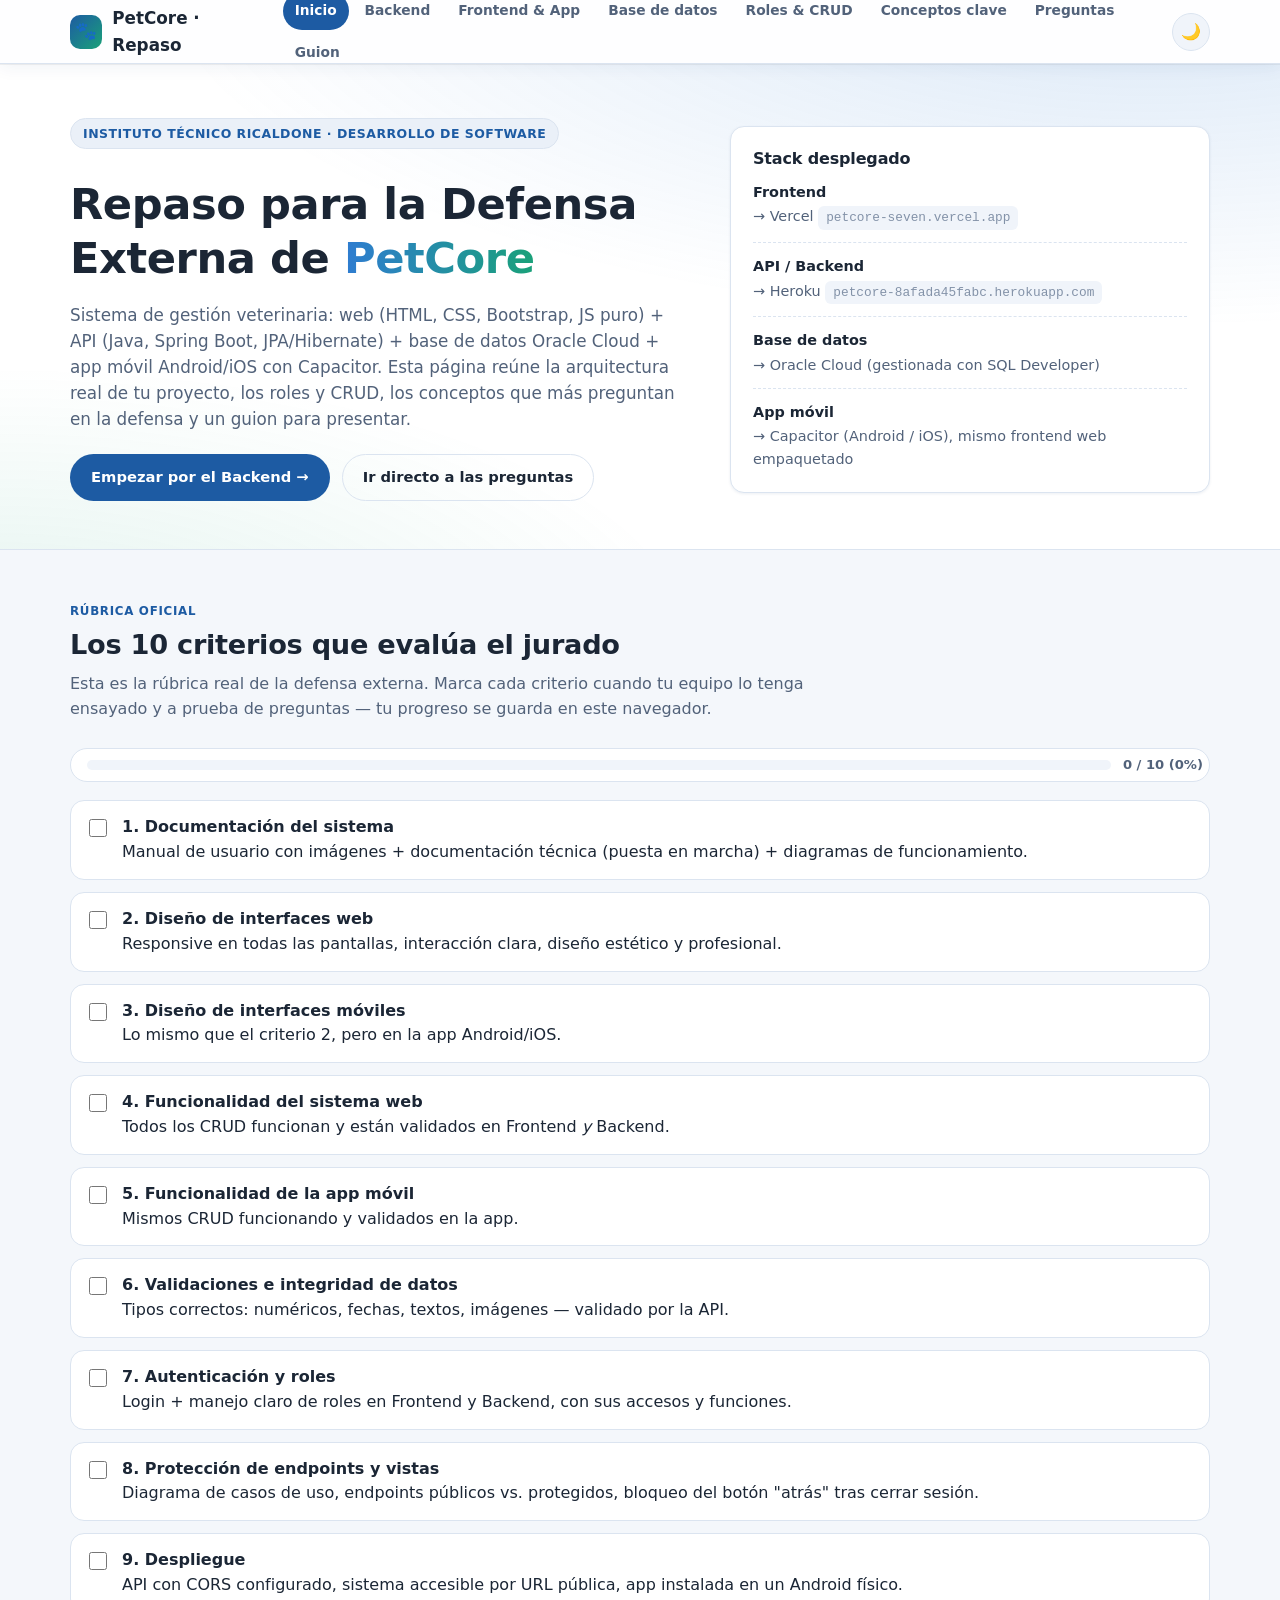
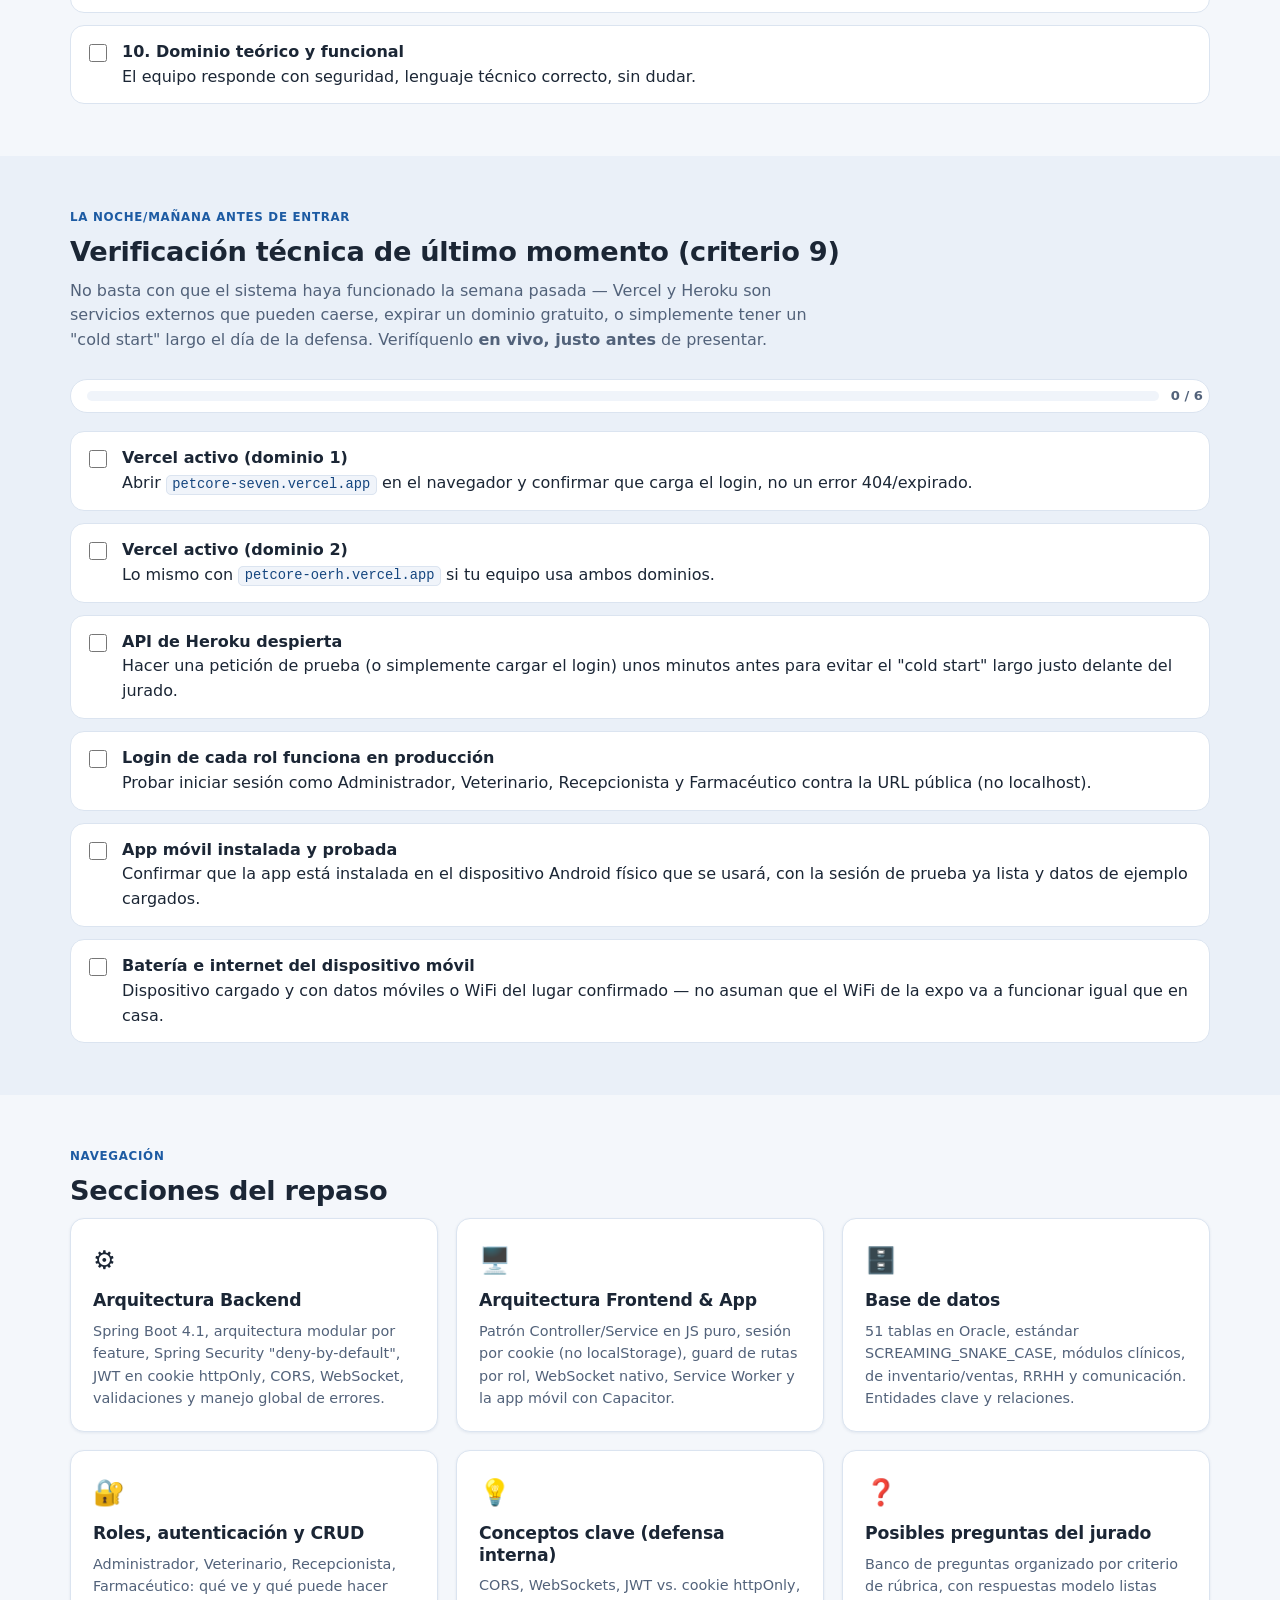
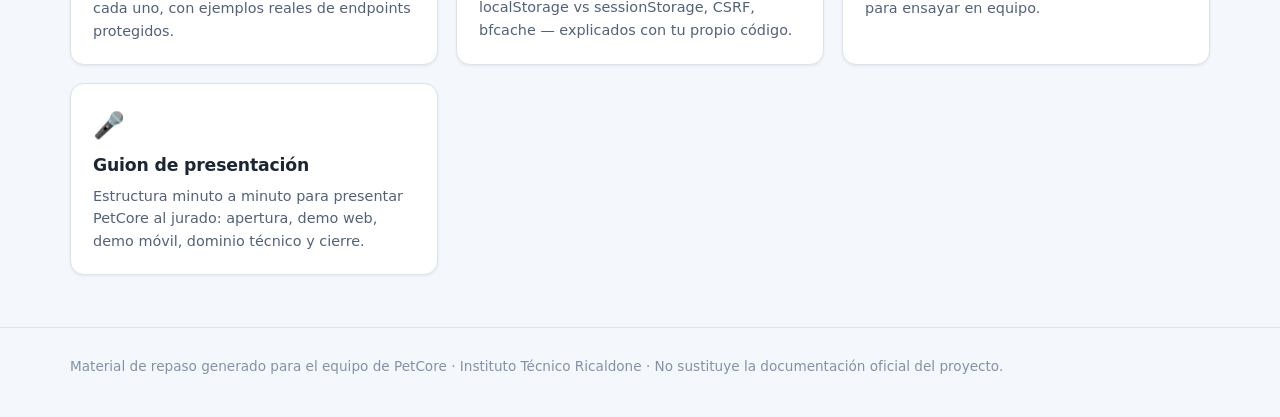
<file: index.html>
<!DOCTYPE html>
<html lang="es">
<head>
<meta charset="UTF-8">
<meta name="viewport" content="width=device-width, initial-scale=1.0">
<title>PetCore · Repaso Defensa Externa</title>
<meta name="description" content="Material de repaso para la defensa externa del sistema PetCore: arquitectura, roles, CRUD, conceptos clave y guion de presentación.">
<link rel="stylesheet" href="css/base.css">
<link rel="stylesheet" href="css/style_index.css">
</head>
<body>

<nav class="nav">
  <div class="nav__inner">
    <a href="index.html" class="nav__marca"><span class="nav__logo">🐾</span> PetCore · Repaso</a>
    <button class="nav__toggle" data-nav-toggle aria-label="Abrir menú" aria-expanded="false">☰</button>
    <ul class="nav__links" data-nav-links>
      <li><a href="index.html">Inicio</a></li>
      <li><a href="arquitectura-backend.html">Backend</a></li>
      <li><a href="arquitectura-frontend.html">Frontend &amp; App</a></li>
      <li><a href="base-datos.html">Base de datos</a></li>
      <li><a href="roles-permisos.html">Roles &amp; CRUD</a></li>
      <li><a href="conceptos-clave.html">Conceptos clave</a></li>
      <li><a href="preguntas-defensa.html">Preguntas</a></li>
      <li><a href="guion-presentacion.html">Guion</a></li>
    </ul>
    <button class="nav__tema" data-tema-toggle aria-label="Cambiar tema">🌙</button>
  </div>
</nav>

<header class="hero-index">
  <div class="contenedor hero-index__grid">
    <div>
      <span class="hero-pagina__kicker">Instituto Técnico Ricaldone · Desarrollo de Software</span>
      <h1>Repaso para la Defensa Externa de <span class="resalte">PetCore</span></h1>
      <p>Sistema de gestión veterinaria: web (HTML, CSS, Bootstrap, JS puro) + API (Java, Spring Boot, JPA/Hibernate) + base de datos Oracle Cloud + app móvil Android/iOS con Capacitor. Esta página reúne la arquitectura real de tu proyecto, los roles y CRUD, los conceptos que más preguntan en la defensa y un guion para presentar.</p>
      <div class="hero-index__botones">
        <a href="arquitectura-backend.html" class="btn btn-primario">Empezar por el Backend →</a>
        <a href="preguntas-defensa.html" class="btn btn-fantasma">Ir directo a las preguntas</a>
      </div>
    </div>
    <div class="tarjeta hero-index__stack">
      <h3>Stack desplegado</h3>
      <ul class="lista-stack">
        <li><strong>Frontend</strong> → Vercel <span class="archivo-ref">petcore-seven.vercel.app</span></li>
        <li><strong>API / Backend</strong> → Heroku <span class="archivo-ref">petcore-8afada45fabc.herokuapp.com</span></li>
        <li><strong>Base de datos</strong> → Oracle Cloud (gestionada con SQL Developer)</li>
        <li><strong>App móvil</strong> → Capacitor (Android / iOS), mismo frontend web empaquetado</li>
      </ul>
    </div>
  </div>
</header>

<section class="seccion">
  <div class="contenedor">
    <p class="etiqueta-seccion">Rúbrica oficial</p>
    <h2 class="titulo-seccion">Los 10 criterios que evalúa el jurado</h2>
    <p class="sub-seccion">Esta es la rúbrica real de la defensa externa. Marca cada criterio cuando tu equipo lo tenga ensayado y a prueba de preguntas — tu progreso se guarda en este navegador.</p>

    <div data-checklist-id="rubrica">
      <div class="progreso-wrap" style="margin-bottom:18px;">
        <div class="progreso-barra"><div class="progreso-relleno" data-progreso-barra></div></div>
        <span class="progreso-texto" data-progreso-texto>0 / 10</span>
      </div>

      <div class="rejilla" style="gap:12px;">
        <label class="check-item"><input type="checkbox" data-key="doc"><span><strong>1. Documentación del sistema</strong><br>Manual de usuario con imágenes + documentación técnica (puesta en marcha) + diagramas de funcionamiento.</span></label>
        <label class="check-item"><input type="checkbox" data-key="ui-web"><span><strong>2. Diseño de interfaces web</strong><br>Responsive en todas las pantallas, interacción clara, diseño estético y profesional.</span></label>
        <label class="check-item"><input type="checkbox" data-key="ui-movil"><span><strong>3. Diseño de interfaces móviles</strong><br>Lo mismo que el criterio 2, pero en la app Android/iOS.</span></label>
        <label class="check-item"><input type="checkbox" data-key="crud-web"><span><strong>4. Funcionalidad del sistema web</strong><br>Todos los CRUD funcionan y están validados en Frontend <em>y</em> Backend.</span></label>
        <label class="check-item"><input type="checkbox" data-key="crud-movil"><span><strong>5. Funcionalidad de la app móvil</strong><br>Mismos CRUD funcionando y validados en la app.</span></label>
        <label class="check-item"><input type="checkbox" data-key="validaciones"><span><strong>6. Validaciones e integridad de datos</strong><br>Tipos correctos: numéricos, fechas, textos, imágenes — validado por la API.</span></label>
        <label class="check-item"><input type="checkbox" data-key="auth-roles"><span><strong>7. Autenticación y roles</strong><br>Login + manejo claro de roles en Frontend y Backend, con sus accesos y funciones.</span></label>
        <label class="check-item"><input type="checkbox" data-key="endpoints"><span><strong>8. Protección de endpoints y vistas</strong><br>Diagrama de casos de uso, endpoints públicos vs. protegidos, bloqueo del botón "atrás" tras cerrar sesión.</span></label>
        <label class="check-item"><input type="checkbox" data-key="despliegue"><span><strong>9. Despliegue</strong><br>API con CORS configurado, sistema accesible por URL pública, app instalada en un Android físico.</span></label>
        <label class="check-item"><input type="checkbox" data-key="dominio"><span><strong>10. Dominio teórico y funcional</strong><br>El equipo responde con seguridad, lenguaje técnico correcto, sin dudar.</span></label>
      </div>
    </div>
  </div>
</section>

<section class="seccion seccion--alt" id="verificacion-previa">
  <div class="contenedor">
    <p class="etiqueta-seccion">La noche/mañana antes de entrar</p>
    <h2 class="titulo-seccion">Verificación técnica de último momento (criterio 9)</h2>
    <p class="sub-seccion">No basta con que el sistema haya funcionado la semana pasada — Vercel y Heroku son servicios externos que pueden caerse, expirar un dominio gratuito, o simplemente tener un "cold start" largo el día de la defensa. Verifíquenlo <strong>en vivo, justo antes</strong> de presentar.</p>

    <div class="progreso-wrap" style="margin-bottom:18px;">
      <div class="progreso-barra"><div class="progreso-relleno" data-progreso-barra></div></div>
      <span class="progreso-texto" data-progreso-texto>0 / 6</span>
    </div>

    <div class="rejilla" data-checklist-id="predefensa" style="gap:12px;">
      <label class="check-item"><input type="checkbox" data-key="vercel-seven"><span><strong>Vercel activo (dominio 1)</strong><br>Abrir <code>petcore-seven.vercel.app</code> en el navegador y confirmar que carga el login, no un error 404/expirado.</span></label>
      <label class="check-item"><input type="checkbox" data-key="vercel-oerh"><span><strong>Vercel activo (dominio 2)</strong><br>Lo mismo con <code>petcore-oerh.vercel.app</code> si tu equipo usa ambos dominios.</span></label>
      <label class="check-item"><input type="checkbox" data-key="heroku-despierto"><span><strong>API de Heroku despierta</strong><br>Hacer una petición de prueba (o simplemente cargar el login) unos minutos antes para evitar el "cold start" largo justo delante del jurado.</span></label>
      <label class="check-item"><input type="checkbox" data-key="login-roles"><span><strong>Login de cada rol funciona en producción</strong><br>Probar iniciar sesión como Administrador, Veterinario, Recepcionista y Farmacéutico contra la URL pública (no localhost).</span></label>
      <label class="check-item"><input type="checkbox" data-key="app-instalada"><span><strong>App móvil instalada y probada</strong><br>Confirmar que la app está instalada en el dispositivo Android físico que se usará, con la sesión de prueba ya lista y datos de ejemplo cargados.</span></label>
      <label class="check-item"><input type="checkbox" data-key="bateria-internet"><span><strong>Batería e internet del dispositivo móvil</strong><br>Dispositivo cargado y con datos móviles o WiFi del lugar confirmado — no asuman que el WiFi de la expo va a funcionar igual que en casa.</span></label>
    </div>
  </div>
</section>

<section class="seccion">
  <div class="contenedor">
    <p class="etiqueta-seccion">Navegación</p>
    <h2 class="titulo-seccion">Secciones del repaso</h2>
    <div class="rejilla rejilla--3" style="margin-top:10px;">

      <a class="tarjeta tarjeta-link" href="arquitectura-backend.html">
        <span class="tarjeta-link__icono">⚙️</span>
        <h3>Arquitectura Backend</h3>
        <p>Spring Boot 4.1, arquitectura modular por feature, Spring Security "deny-by-default", JWT en cookie httpOnly, CORS, WebSocket, validaciones y manejo global de errores.</p>
      </a>

      <a class="tarjeta tarjeta-link" href="arquitectura-frontend.html">
        <span class="tarjeta-link__icono">🖥️</span>
        <h3>Arquitectura Frontend &amp; App</h3>
        <p>Patrón Controller/Service en JS puro, sesión por cookie (no localStorage), guard de rutas por rol, WebSocket nativo, Service Worker y la app móvil con Capacitor.</p>
      </a>

      <a class="tarjeta tarjeta-link" href="base-datos.html">
        <span class="tarjeta-link__icono">🗄️</span>
        <h3>Base de datos</h3>
        <p>51 tablas en Oracle, estándar SCREAMING_SNAKE_CASE, módulos clínicos, de inventario/ventas, RRHH y comunicación. Entidades clave y relaciones.</p>
      </a>

      <a class="tarjeta tarjeta-link" href="roles-permisos.html">
        <span class="tarjeta-link__icono">🔐</span>
        <h3>Roles, autenticación y CRUD</h3>
        <p>Administrador, Veterinario, Recepcionista, Farmacéutico: qué ve y qué puede hacer cada uno, con ejemplos reales de endpoints protegidos.</p>
      </a>

      <a class="tarjeta tarjeta-link" href="conceptos-clave.html">
        <span class="tarjeta-link__icono">💡</span>
        <h3>Conceptos clave (defensa interna)</h3>
        <p>CORS, WebSockets, JWT vs. cookie httpOnly, localStorage vs sessionStorage, CSRF, bfcache — explicados con tu propio código.</p>
      </a>

      <a class="tarjeta tarjeta-link" href="preguntas-defensa.html">
        <span class="tarjeta-link__icono">❓</span>
        <h3>Posibles preguntas del jurado</h3>
        <p>Banco de preguntas organizado por criterio de rúbrica, con respuestas modelo listas para ensayar en equipo.</p>
      </a>

      <a class="tarjeta tarjeta-link" href="guion-presentacion.html">
        <span class="tarjeta-link__icono">🎤</span>
        <h3>Guion de presentación</h3>
        <p>Estructura minuto a minuto para presentar PetCore al jurado: apertura, demo web, demo móvil, dominio técnico y cierre.</p>
      </a>

    </div>
  </div>
</section>

<footer class="pie">
  <div class="contenedor">
    Material de repaso generado para el equipo de PetCore · Instituto Técnico Ricaldone · No sustituye la documentación oficial del proyecto.
  </div>
</footer>

<button class="volver-arriba" data-volver-arriba aria-label="Volver arriba">↑</button>

<script src="js/base.js"></script>
<script src="js/script_index.js"></script>
</body>
</html>
</file>
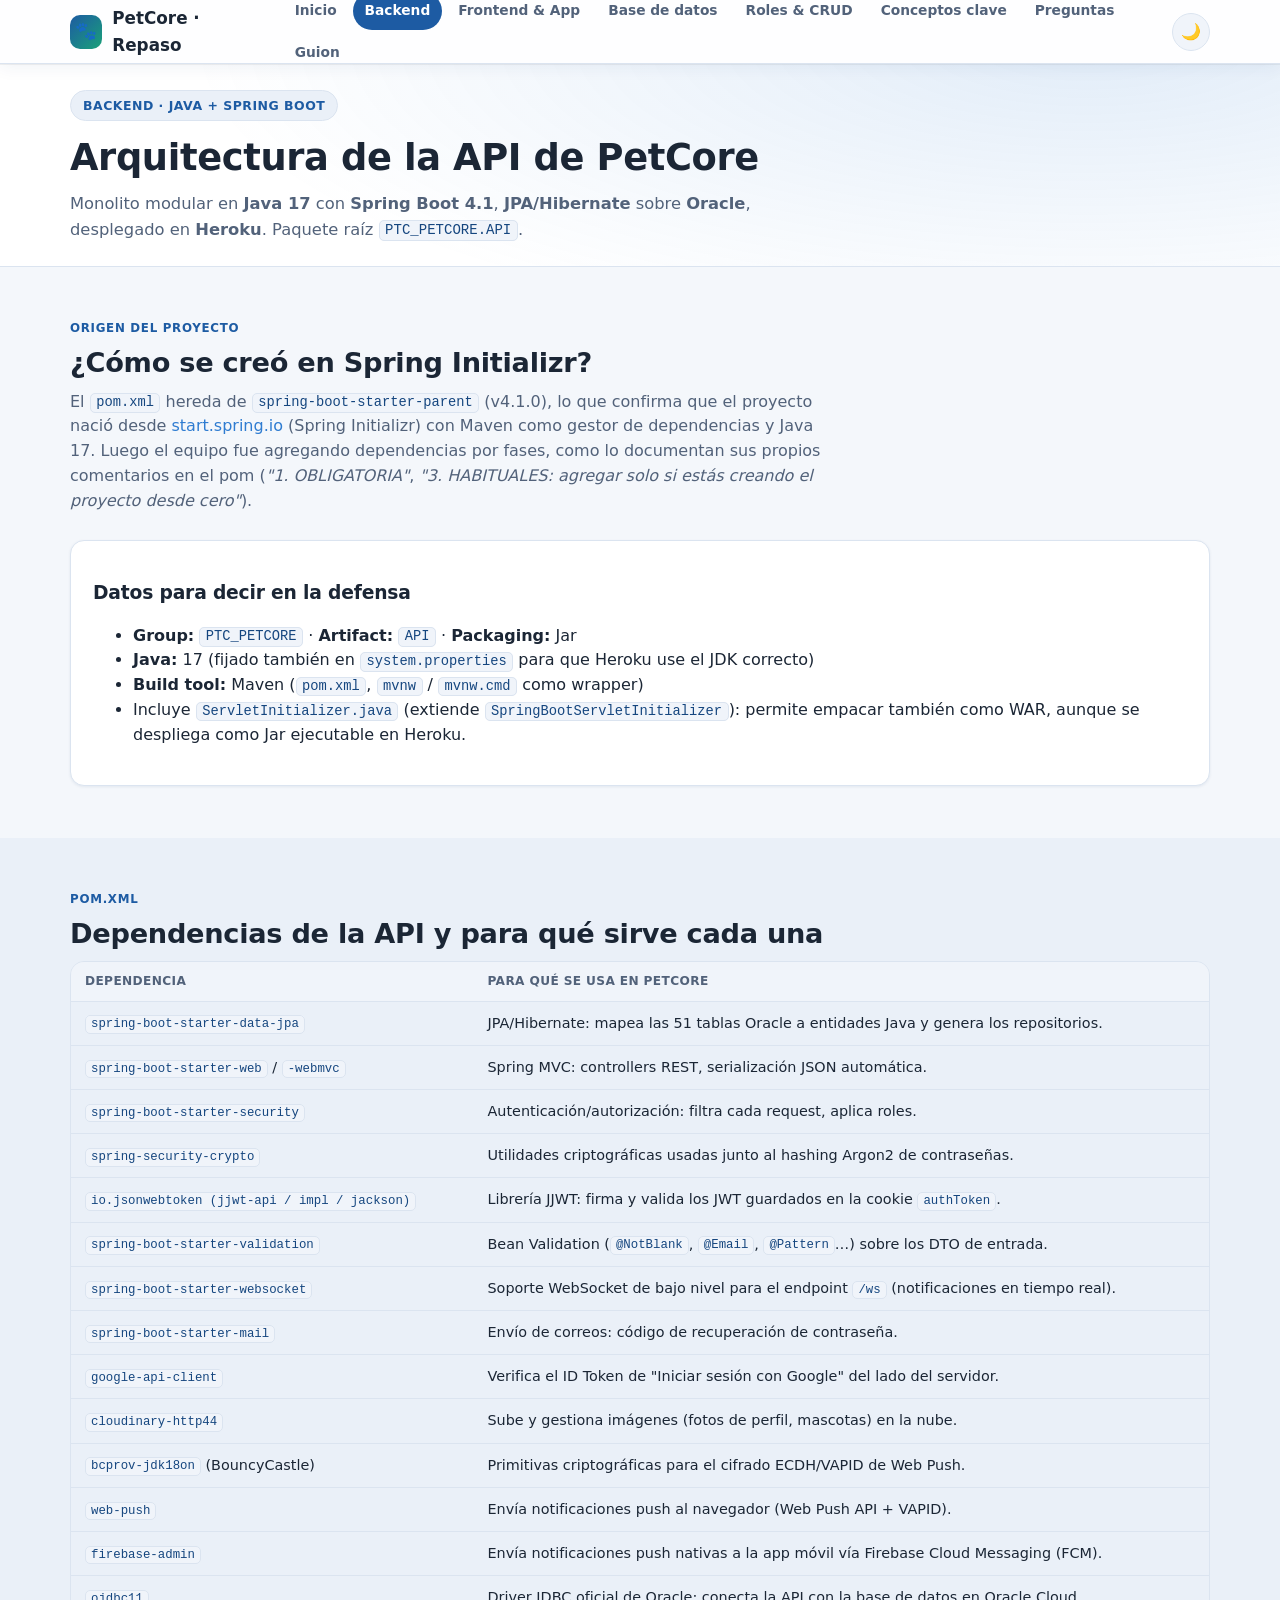
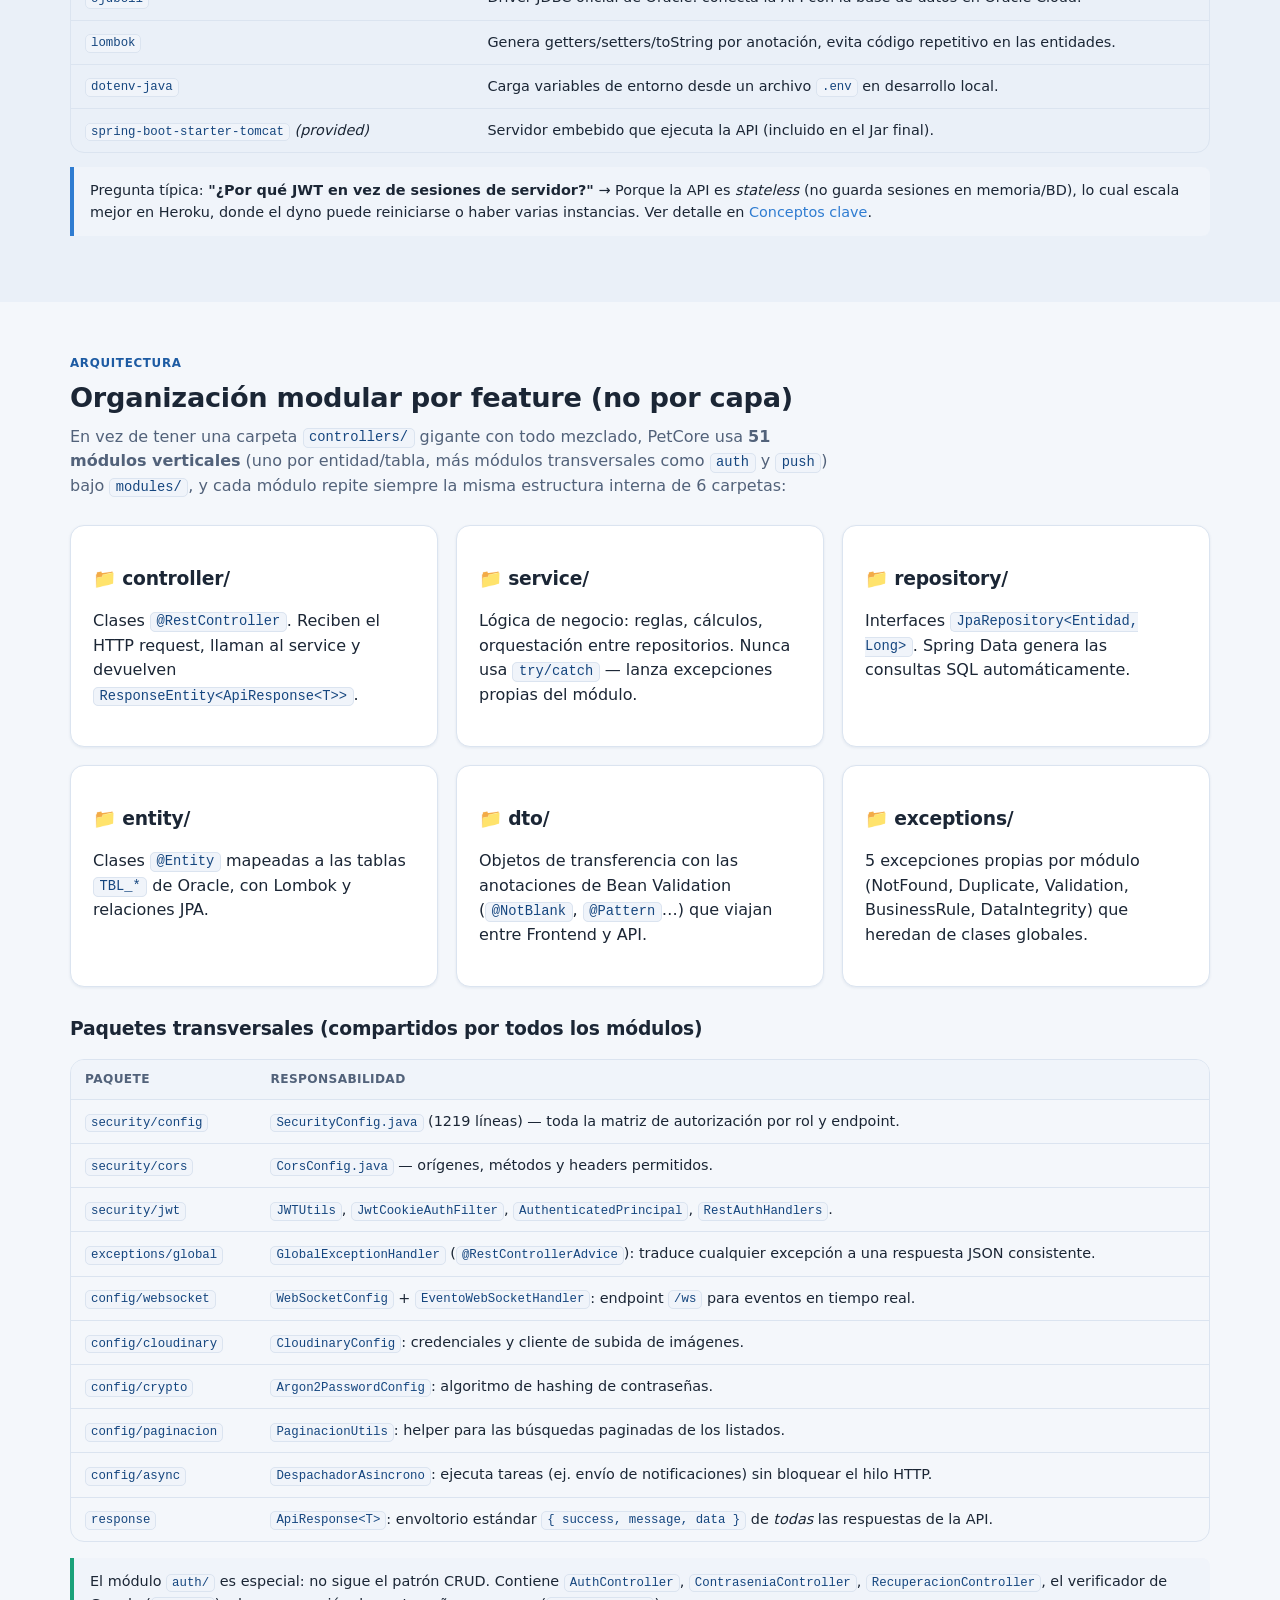
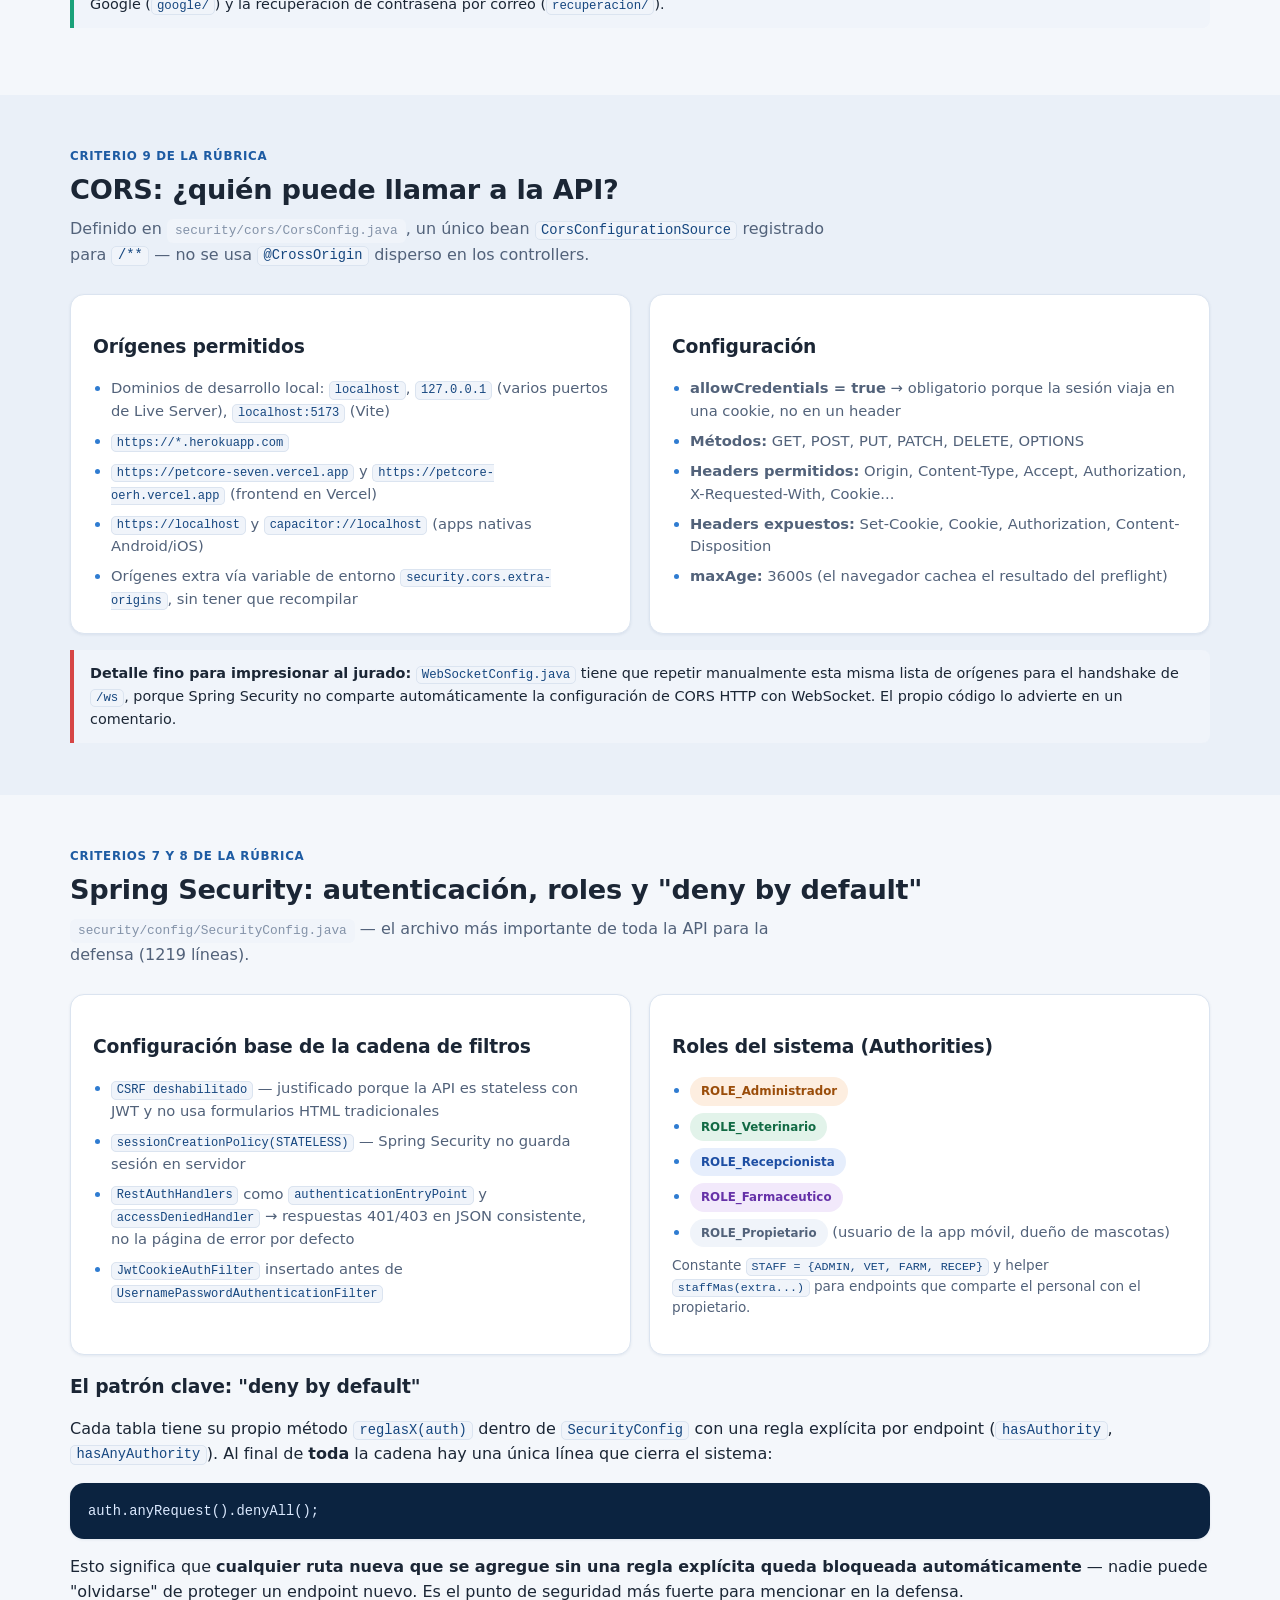
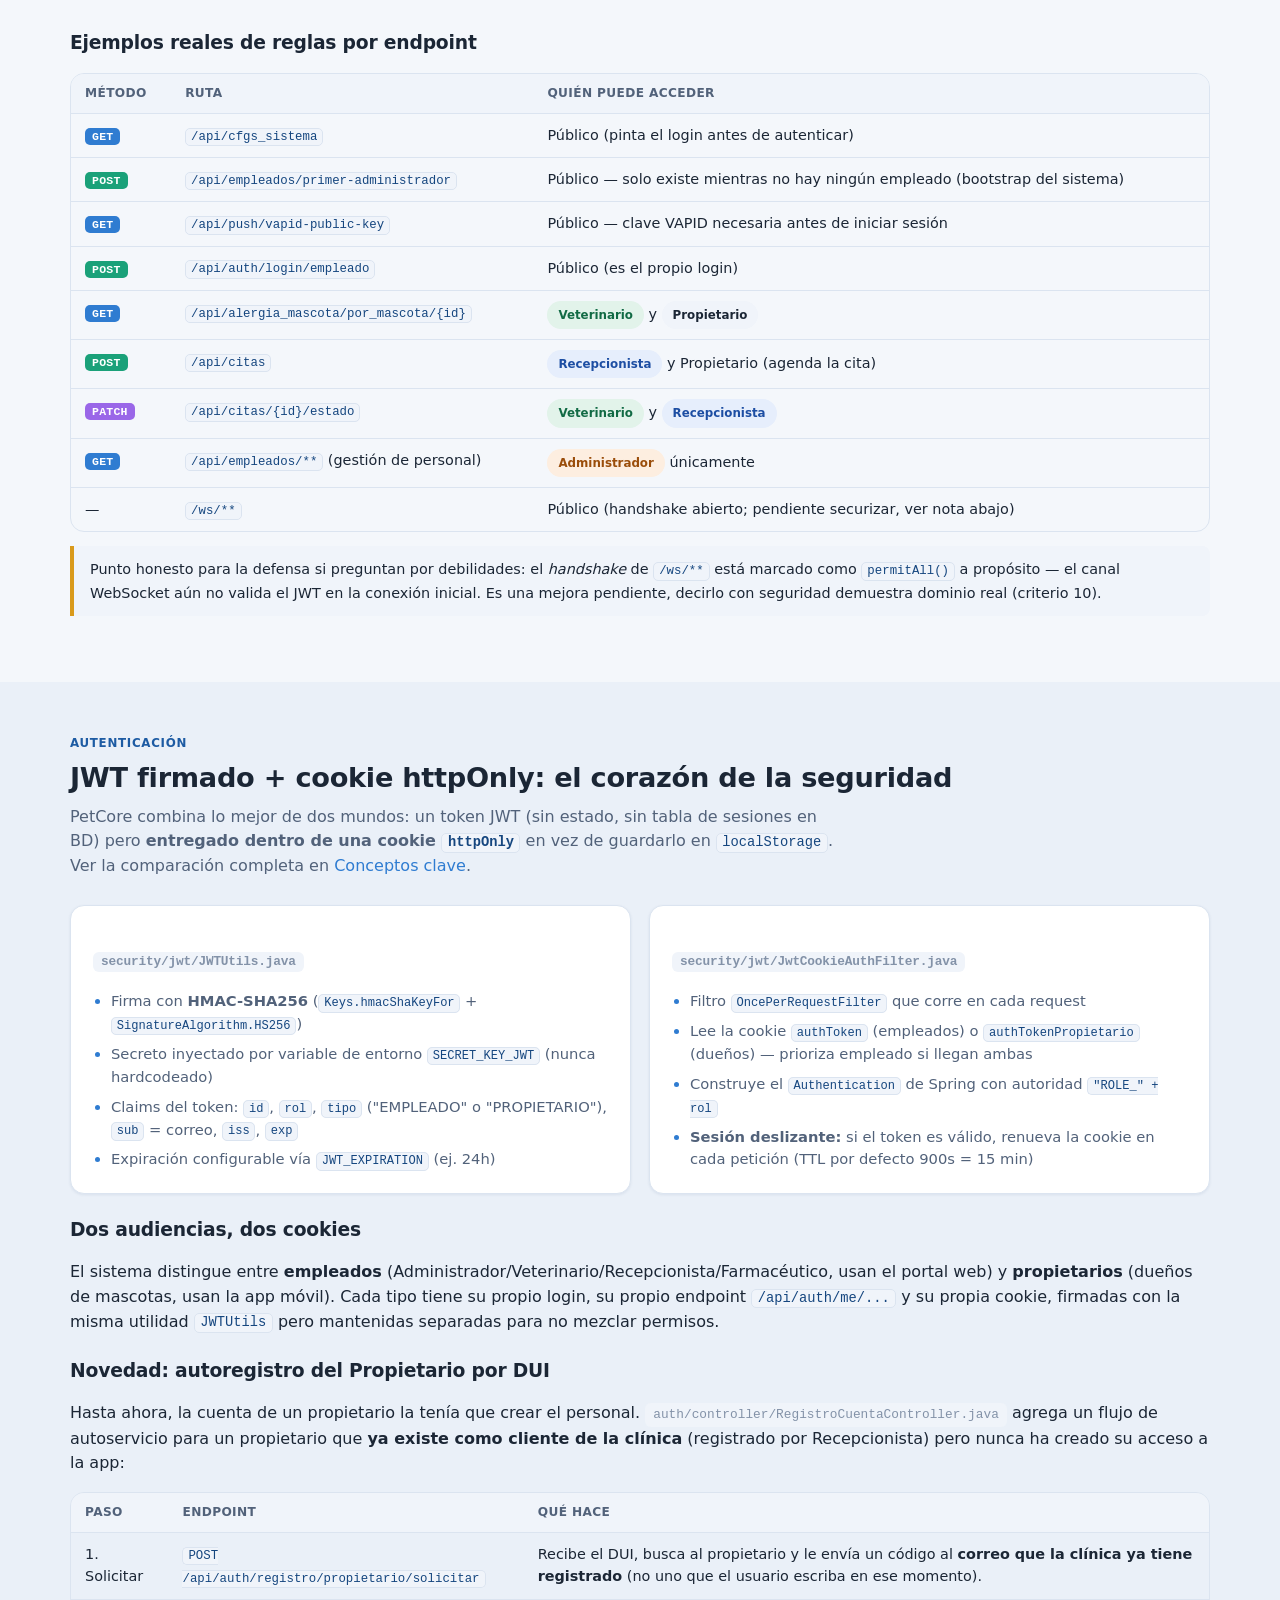
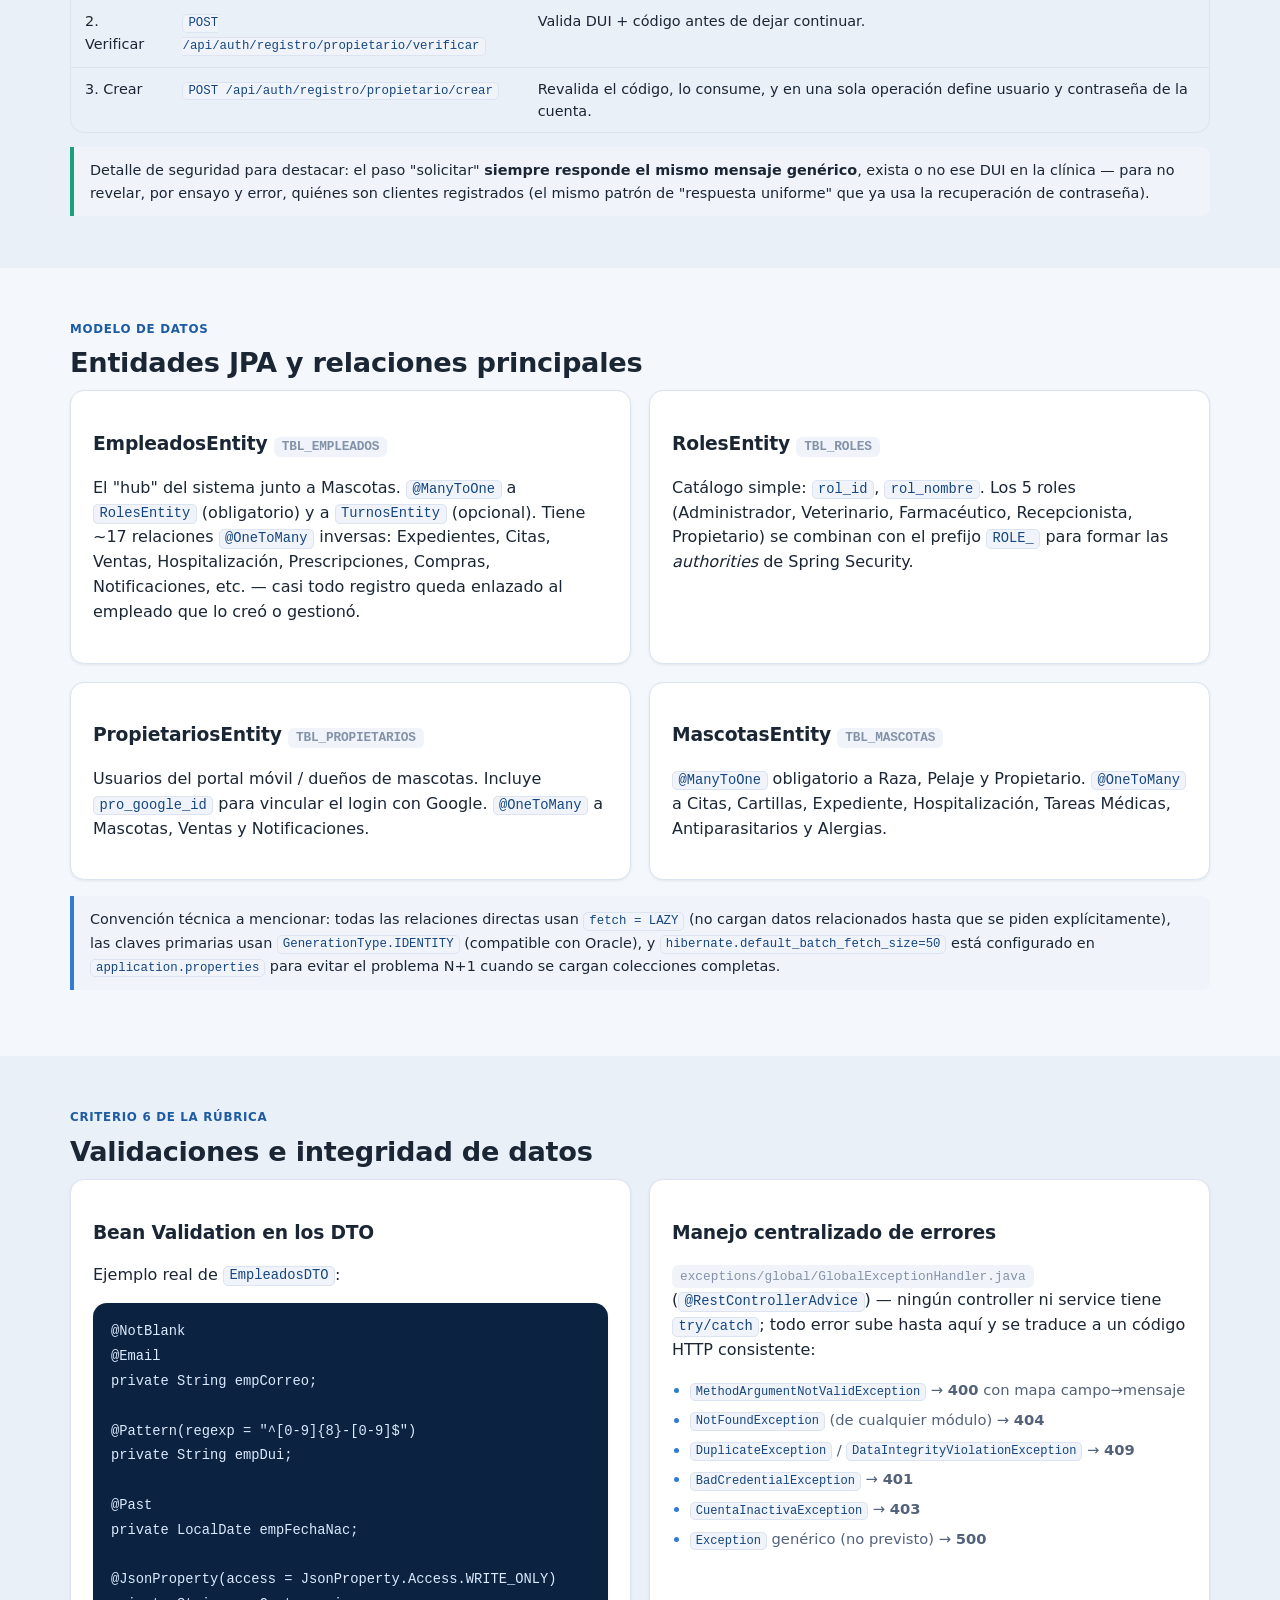
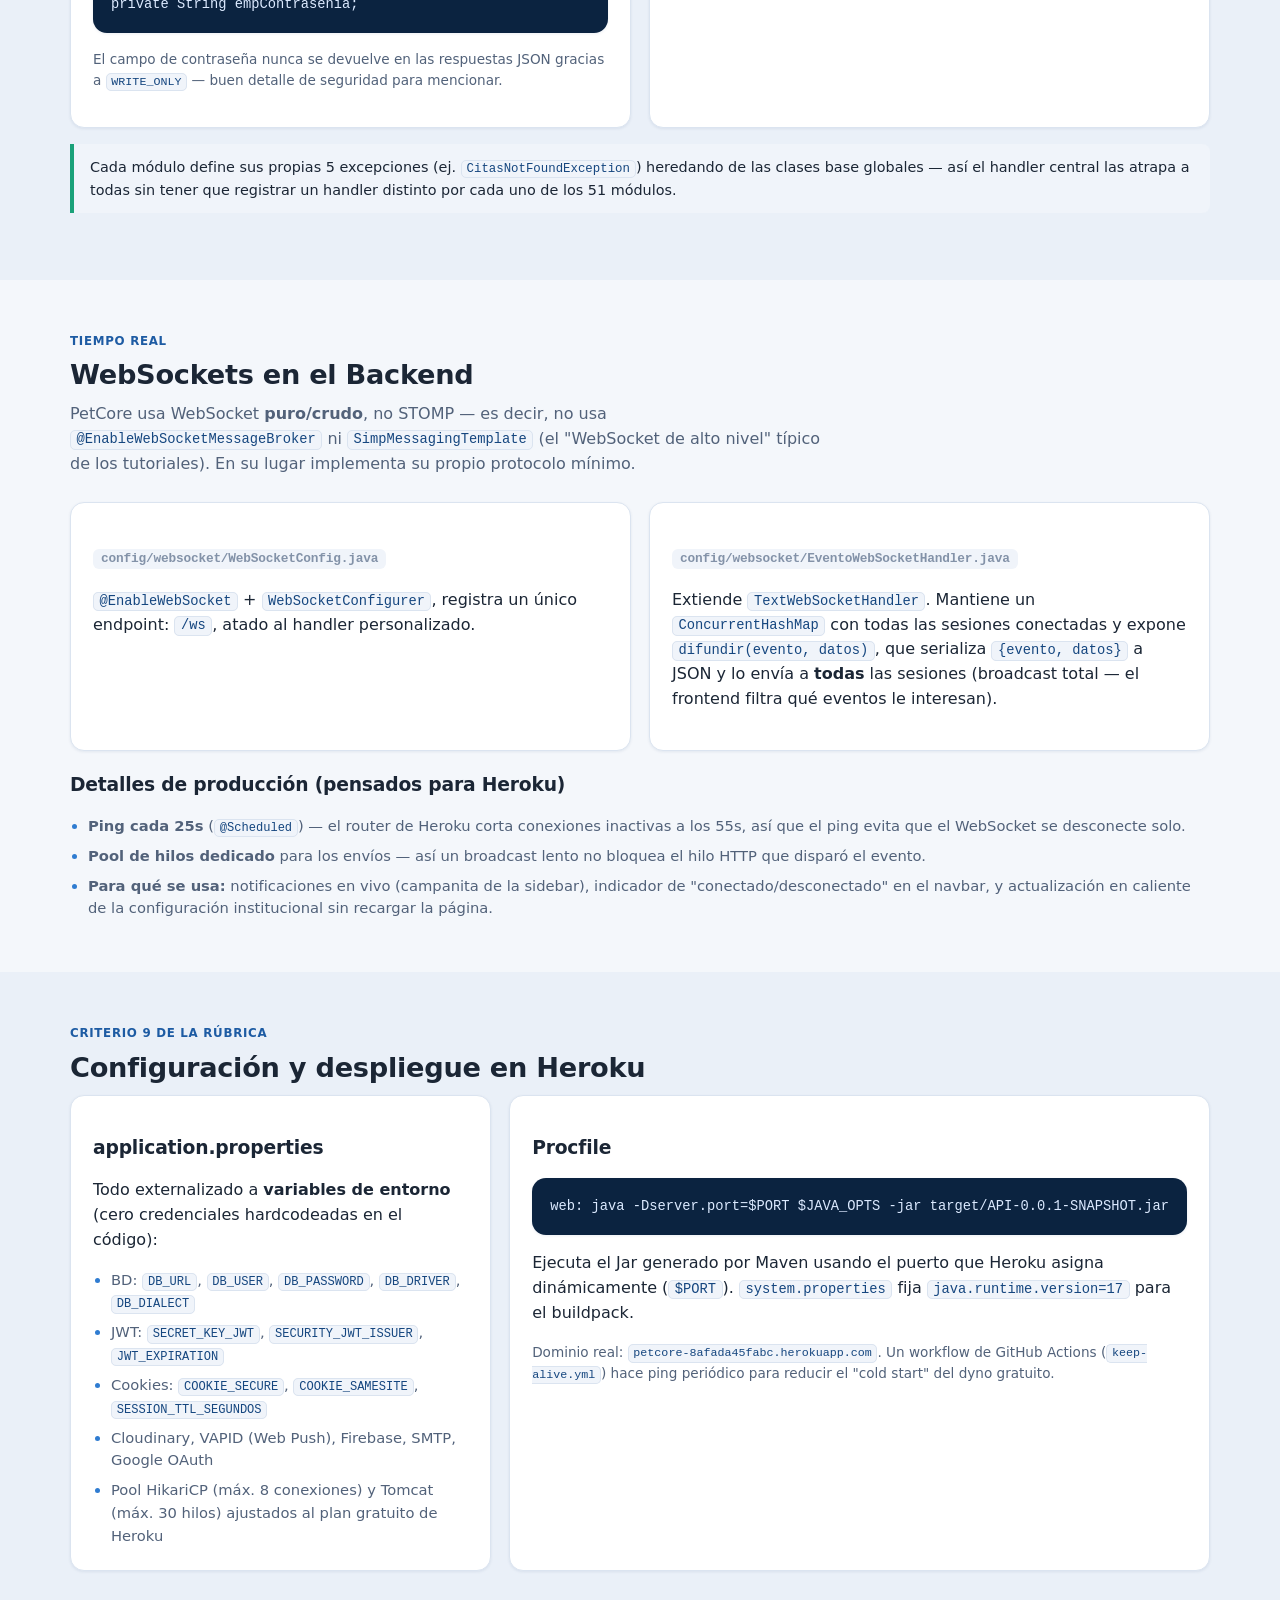
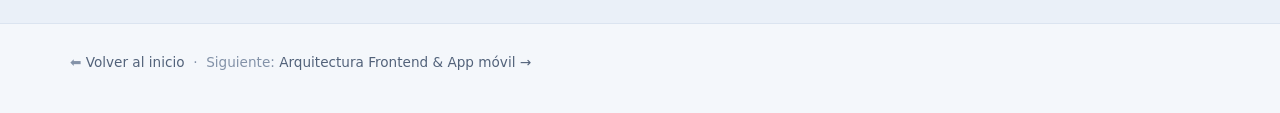
<file: arquitectura-backend.html>
<!DOCTYPE html>
<html lang="es">
<head>
<meta charset="UTF-8">
<meta name="viewport" content="width=device-width, initial-scale=1.0">
<title>Arquitectura Backend · PetCore Repaso</title>
<link rel="stylesheet" href="css/base.css">
<link rel="stylesheet" href="css/style_backend.css">
</head>
<body>

<nav class="nav">
  <div class="nav__inner">
    <a href="index.html" class="nav__marca"><span class="nav__logo">🐾</span> PetCore · Repaso</a>
    <button class="nav__toggle" data-nav-toggle aria-label="Abrir menú" aria-expanded="false">☰</button>
    <ul class="nav__links" data-nav-links>
      <li><a href="index.html">Inicio</a></li>
      <li><a href="arquitectura-backend.html">Backend</a></li>
      <li><a href="arquitectura-frontend.html">Frontend &amp; App</a></li>
      <li><a href="base-datos.html">Base de datos</a></li>
      <li><a href="roles-permisos.html">Roles &amp; CRUD</a></li>
      <li><a href="conceptos-clave.html">Conceptos clave</a></li>
      <li><a href="preguntas-defensa.html">Preguntas</a></li>
      <li><a href="guion-presentacion.html">Guion</a></li>
    </ul>
    <button class="nav__tema" data-tema-toggle aria-label="Cambiar tema">🌙</button>
  </div>
</nav>

<header class="hero-pagina">
  <div class="contenedor">
    <span class="hero-pagina__kicker">Backend · Java + Spring Boot</span>
    <h1>Arquitectura de la API de PetCore</h1>
    <p>Monolito modular en <strong>Java 17</strong> con <strong>Spring Boot 4.1</strong>, <strong>JPA/Hibernate</strong> sobre <strong>Oracle</strong>, desplegado en <strong>Heroku</strong>. Paquete raíz <code>PTC_PETCORE.API</code>.</p>
  </div>
</header>

<!-- ============ Cómo se creó el proyecto ============ -->
<section class="seccion">
  <div class="contenedor">
    <p class="etiqueta-seccion">Origen del proyecto</p>
    <h2 class="titulo-seccion">¿Cómo se creó en Spring Initializr?</h2>
    <p class="sub-seccion">El <code>pom.xml</code> hereda de <code>spring-boot-starter-parent</code> (v4.1.0), lo que confirma que el proyecto nació desde <a href="https://start.spring.io" target="_blank" rel="noopener">start.spring.io</a> (Spring Initializr) con Maven como gestor de dependencias y Java 17. Luego el equipo fue agregando dependencias por fases, como lo documentan sus propios comentarios en el pom (<em>"1. OBLIGATORIA"</em>, <em>"3. HABITUALES: agregar solo si estás creando el proyecto desde cero"</em>).</p>

    <div class="tarjeta">
      <h3>Datos para decir en la defensa</h3>
      <ul>
        <li><strong>Group:</strong> <code>PTC_PETCORE</code> · <strong>Artifact:</strong> <code>API</code> · <strong>Packaging:</strong> Jar</li>
        <li><strong>Java:</strong> 17 (fijado también en <code>system.properties</code> para que Heroku use el JDK correcto)</li>
        <li><strong>Build tool:</strong> Maven (<code>pom.xml</code>, <code>mvnw</code> / <code>mvnw.cmd</code> como wrapper)</li>
        <li>Incluye <code>ServletInitializer.java</code> (extiende <code>SpringBootServletInitializer</code>): permite empacar también como WAR, aunque se despliega como Jar ejecutable en Heroku.</li>
      </ul>
    </div>
  </div>
</section>

<!-- ============ Dependencias ============ -->
<section class="seccion seccion--alt">
  <div class="contenedor">
    <p class="etiqueta-seccion">pom.xml</p>
    <h2 class="titulo-seccion">Dependencias de la API y para qué sirve cada una</h2>
    <div class="tabla-wrap">
      <table>
        <thead><tr><th>Dependencia</th><th>Para qué se usa en PetCore</th></tr></thead>
        <tbody>
          <tr><td><code>spring-boot-starter-data-jpa</code></td><td>JPA/Hibernate: mapea las 51 tablas Oracle a entidades Java y genera los repositorios.</td></tr>
          <tr><td><code>spring-boot-starter-web</code> / <code>-webmvc</code></td><td>Spring MVC: controllers REST, serialización JSON automática.</td></tr>
          <tr><td><code>spring-boot-starter-security</code></td><td>Autenticación/autorización: filtra cada request, aplica roles.</td></tr>
          <tr><td><code>spring-security-crypto</code></td><td>Utilidades criptográficas usadas junto al hashing Argon2 de contraseñas.</td></tr>
          <tr><td><code>io.jsonwebtoken (jjwt-api / impl / jackson)</code></td><td>Librería JJWT: firma y valida los JWT guardados en la cookie <code>authToken</code>.</td></tr>
          <tr><td><code>spring-boot-starter-validation</code></td><td>Bean Validation (<code>@NotBlank</code>, <code>@Email</code>, <code>@Pattern</code>…) sobre los DTO de entrada.</td></tr>
          <tr><td><code>spring-boot-starter-websocket</code></td><td>Soporte WebSocket de bajo nivel para el endpoint <code>/ws</code> (notificaciones en tiempo real).</td></tr>
          <tr><td><code>spring-boot-starter-mail</code></td><td>Envío de correos: código de recuperación de contraseña.</td></tr>
          <tr><td><code>google-api-client</code></td><td>Verifica el ID Token de "Iniciar sesión con Google" del lado del servidor.</td></tr>
          <tr><td><code>cloudinary-http44</code></td><td>Sube y gestiona imágenes (fotos de perfil, mascotas) en la nube.</td></tr>
          <tr><td><code>bcprov-jdk18on</code> (BouncyCastle)</td><td>Primitivas criptográficas para el cifrado ECDH/VAPID de Web Push.</td></tr>
          <tr><td><code>web-push</code></td><td>Envía notificaciones push al navegador (Web Push API + VAPID).</td></tr>
          <tr><td><code>firebase-admin</code></td><td>Envía notificaciones push nativas a la app móvil vía Firebase Cloud Messaging (FCM).</td></tr>
          <tr><td><code>ojdbc11</code></td><td>Driver JDBC oficial de Oracle: conecta la API con la base de datos en Oracle Cloud.</td></tr>
          <tr><td><code>lombok</code></td><td>Genera getters/setters/toString por anotación, evita código repetitivo en las entidades.</td></tr>
          <tr><td><code>dotenv-java</code></td><td>Carga variables de entorno desde un archivo <code>.env</code> en desarrollo local.</td></tr>
          <tr><td><code>spring-boot-starter-tomcat</code> <em>(provided)</em></td><td>Servidor embebido que ejecuta la API (incluido en el Jar final).</td></tr>
        </tbody>
      </table>
    </div>
    <p class="nota" style="margin-top:14px;">Pregunta típica: <strong>"¿Por qué JWT en vez de sesiones de servidor?"</strong> → Porque la API es <em>stateless</em> (no guarda sesiones en memoria/BD), lo cual escala mejor en Heroku, donde el dyno puede reiniciarse o haber varias instancias. Ver detalle en <a href="conceptos-clave.html">Conceptos clave</a>.</p>
  </div>
</section>

<!-- ============ Arquitectura por capas ============ -->
<section class="seccion">
  <div class="contenedor">
    <p class="etiqueta-seccion">Arquitectura</p>
    <h2 class="titulo-seccion">Organización modular por feature (no por capa)</h2>
    <p class="sub-seccion">En vez de tener una carpeta <code>controllers/</code> gigante con todo mezclado, PetCore usa <strong>51 módulos verticales</strong> (uno por entidad/tabla, más módulos transversales como <code>auth</code> y <code>push</code>) bajo <code>modules/</code>, y cada módulo repite siempre la misma estructura interna de 6 carpetas:</p>

    <div class="rejilla rejilla--3">
      <div class="tarjeta">
        <h3>📁 controller/</h3>
        <p>Clases <code>@RestController</code>. Reciben el HTTP request, llaman al service y devuelven <code>ResponseEntity&lt;ApiResponse&lt;T&gt;&gt;</code>.</p>
      </div>
      <div class="tarjeta">
        <h3>📁 service/</h3>
        <p>Lógica de negocio: reglas, cálculos, orquestación entre repositorios. Nunca usa <code>try/catch</code> — lanza excepciones propias del módulo.</p>
      </div>
      <div class="tarjeta">
        <h3>📁 repository/</h3>
        <p>Interfaces <code>JpaRepository&lt;Entidad, Long&gt;</code>. Spring Data genera las consultas SQL automáticamente.</p>
      </div>
      <div class="tarjeta">
        <h3>📁 entity/</h3>
        <p>Clases <code>@Entity</code> mapeadas a las tablas <code>TBL_*</code> de Oracle, con Lombok y relaciones JPA.</p>
      </div>
      <div class="tarjeta">
        <h3>📁 dto/</h3>
        <p>Objetos de transferencia con las anotaciones de Bean Validation (<code>@NotBlank</code>, <code>@Pattern</code>…) que viajan entre Frontend y API.</p>
      </div>
      <div class="tarjeta">
        <h3>📁 exceptions/</h3>
        <p>5 excepciones propias por módulo (NotFound, Duplicate, Validation, BusinessRule, DataIntegrity) que heredan de clases globales.</p>
      </div>
    </div>

    <h3 style="margin-top:30px;">Paquetes transversales (compartidos por todos los módulos)</h3>
    <div class="tabla-wrap">
      <table>
        <thead><tr><th>Paquete</th><th>Responsabilidad</th></tr></thead>
        <tbody>
          <tr><td><code>security/config</code></td><td><code>SecurityConfig.java</code> (1219 líneas) — toda la matriz de autorización por rol y endpoint.</td></tr>
          <tr><td><code>security/cors</code></td><td><code>CorsConfig.java</code> — orígenes, métodos y headers permitidos.</td></tr>
          <tr><td><code>security/jwt</code></td><td><code>JWTUtils</code>, <code>JwtCookieAuthFilter</code>, <code>AuthenticatedPrincipal</code>, <code>RestAuthHandlers</code>.</td></tr>
          <tr><td><code>exceptions/global</code></td><td><code>GlobalExceptionHandler</code> (<code>@RestControllerAdvice</code>): traduce cualquier excepción a una respuesta JSON consistente.</td></tr>
          <tr><td><code>config/websocket</code></td><td><code>WebSocketConfig</code> + <code>EventoWebSocketHandler</code>: endpoint <code>/ws</code> para eventos en tiempo real.</td></tr>
          <tr><td><code>config/cloudinary</code></td><td><code>CloudinaryConfig</code>: credenciales y cliente de subida de imágenes.</td></tr>
          <tr><td><code>config/crypto</code></td><td><code>Argon2PasswordConfig</code>: algoritmo de hashing de contraseñas.</td></tr>
          <tr><td><code>config/paginacion</code></td><td><code>PaginacionUtils</code>: helper para las búsquedas paginadas de los listados.</td></tr>
          <tr><td><code>config/async</code></td><td><code>DespachadorAsincrono</code>: ejecuta tareas (ej. envío de notificaciones) sin bloquear el hilo HTTP.</td></tr>
          <tr><td><code>response</code></td><td><code>ApiResponse&lt;T&gt;</code>: envoltorio estándar <code>{ success, message, data }</code> de <em>todas</em> las respuestas de la API.</td></tr>
        </tbody>
      </table>
    </div>

    <p class="nota nota--exito" style="margin-top:16px;">El módulo <code>auth/</code> es especial: no sigue el patrón CRUD. Contiene <code>AuthController</code>, <code>ContraseniaController</code>, <code>RecuperacionController</code>, el verificador de Google (<code>google/</code>) y la recuperación de contraseña por correo (<code>recuperacion/</code>).</p>
  </div>
</section>

<!-- ============ CORS ============ -->
<section class="seccion seccion--alt" id="cors">
  <div class="contenedor">
    <p class="etiqueta-seccion">Criterio 9 de la rúbrica</p>
    <h2 class="titulo-seccion">CORS: ¿quién puede llamar a la API?</h2>
    <p class="sub-seccion">Definido en <span class="archivo-ref">security/cors/CorsConfig.java</span>, un único bean <code>CorsConfigurationSource</code> registrado para <code>/**</code> — no se usa <code>@CrossOrigin</code> disperso en los controllers.</p>

    <div class="rejilla rejilla--2">
      <div class="tarjeta">
        <h3>Orígenes permitidos</h3>
        <ul class="lista-compacta">
          <li>Dominios de desarrollo local: <code>localhost</code>, <code>127.0.0.1</code> (varios puertos de Live Server), <code>localhost:5173</code> (Vite)</li>
          <li><code>https://*.herokuapp.com</code></li>
          <li><code>https://petcore-seven.vercel.app</code> y <code>https://petcore-oerh.vercel.app</code> (frontend en Vercel)</li>
          <li><code>https://localhost</code> y <code>capacitor://localhost</code> (apps nativas Android/iOS)</li>
          <li>Orígenes extra vía variable de entorno <code>security.cors.extra-origins</code>, sin tener que recompilar</li>
        </ul>
      </div>
      <div class="tarjeta">
        <h3>Configuración</h3>
        <ul class="lista-compacta">
          <li><strong>allowCredentials = true</strong> → obligatorio porque la sesión viaja en una cookie, no en un header</li>
          <li><strong>Métodos:</strong> GET, POST, PUT, PATCH, DELETE, OPTIONS</li>
          <li><strong>Headers permitidos:</strong> Origin, Content-Type, Accept, Authorization, X-Requested-With, Cookie...</li>
          <li><strong>Headers expuestos:</strong> Set-Cookie, Cookie, Authorization, Content-Disposition</li>
          <li><strong>maxAge:</strong> 3600s (el navegador cachea el resultado del preflight)</li>
        </ul>
      </div>
    </div>

    <div class="nota nota--alerta" style="margin-top:16px;">
      <strong>Detalle fino para impresionar al jurado:</strong> <code>WebSocketConfig.java</code> tiene que repetir manualmente esta misma lista de orígenes para el handshake de <code>/ws</code>, porque Spring Security no comparte automáticamente la configuración de CORS HTTP con WebSocket. El propio código lo advierte en un comentario.
    </div>
  </div>
</section>

<!-- ============ Spring Security ============ -->
<section class="seccion" id="security">
  <div class="contenedor">
    <p class="etiqueta-seccion">Criterios 7 y 8 de la rúbrica</p>
    <h2 class="titulo-seccion">Spring Security: autenticación, roles y "deny by default"</h2>
    <p class="sub-seccion"><span class="archivo-ref">security/config/SecurityConfig.java</span> — el archivo más importante de toda la API para la defensa (1219 líneas).</p>

    <div class="rejilla rejilla--2" style="margin-bottom:20px;">
      <div class="tarjeta">
        <h3>Configuración base de la cadena de filtros</h3>
        <ul class="lista-compacta">
          <li><code>CSRF deshabilitado</code> — justificado porque la API es stateless con JWT y no usa formularios HTML tradicionales</li>
          <li><code>sessionCreationPolicy(STATELESS)</code> — Spring Security no guarda sesión en servidor</li>
          <li><code>RestAuthHandlers</code> como <code>authenticationEntryPoint</code> y <code>accessDeniedHandler</code> → respuestas 401/403 en JSON consistente, no la página de error por defecto</li>
          <li><code>JwtCookieAuthFilter</code> insertado antes de <code>UsernamePasswordAuthenticationFilter</code></li>
        </ul>
      </div>
      <div class="tarjeta">
        <h3>Roles del sistema (Authorities)</h3>
        <ul class="lista-compacta">
          <li><span class="rol-chip rol-admin">ROLE_Administrador</span></li>
          <li><span class="rol-chip rol-vet">ROLE_Veterinario</span></li>
          <li><span class="rol-chip rol-recep">ROLE_Recepcionista</span></li>
          <li><span class="rol-chip rol-farm">ROLE_Farmaceutico</span></li>
          <li><span class="rol-chip" style="background:var(--surface-2);color:var(--texto-suave);">ROLE_Propietario</span> (usuario de la app móvil, dueño de mascotas)</li>
        </ul>
        <p style="font-size:.85rem;color:var(--texto-suave);margin-top:8px;">Constante <code>STAFF = {ADMIN, VET, FARM, RECEP}</code> y helper <code>staffMas(extra...)</code> para endpoints que comparte el personal con el propietario.</p>
      </div>
    </div>

    <h3>El patrón clave: "deny by default"</h3>
    <p>Cada tabla tiene su propio método <code>reglasX(auth)</code> dentro de <code>SecurityConfig</code> con una regla explícita por endpoint (<code>hasAuthority</code>, <code>hasAnyAuthority</code>). Al final de <strong>toda</strong> la cadena hay una única línea que cierra el sistema:</p>
    <pre><code>auth.anyRequest().denyAll();</code></pre>
    <p>Esto significa que <strong>cualquier ruta nueva que se agregue sin una regla explícita queda bloqueada automáticamente</strong> — nadie puede "olvidarse" de proteger un endpoint nuevo. Es el punto de seguridad más fuerte para mencionar en la defensa.</p>

    <h3 style="margin-top:26px;">Ejemplos reales de reglas por endpoint</h3>
    <div class="tabla-wrap">
      <table>
        <thead><tr><th>Método</th><th>Ruta</th><th>Quién puede acceder</th></tr></thead>
        <tbody>
          <tr><td><span class="http http-get">GET</span></td><td><code>/api/cfgs_sistema</code></td><td>Público (pinta el login antes de autenticar)</td></tr>
          <tr><td><span class="http http-post">POST</span></td><td><code>/api/empleados/primer-administrador</code></td><td>Público — solo existe mientras no hay ningún empleado (bootstrap del sistema)</td></tr>
          <tr><td><span class="http http-get">GET</span></td><td><code>/api/push/vapid-public-key</code></td><td>Público — clave VAPID necesaria antes de iniciar sesión</td></tr>
          <tr><td><span class="http http-post">POST</span></td><td><code>/api/auth/login/empleado</code></td><td>Público (es el propio login)</td></tr>
          <tr><td><span class="http http-get">GET</span></td><td><code>/api/alergia_mascota/por_mascota/{id}</code></td><td><span class="rol-chip rol-vet">Veterinario</span> y <span class="rol-chip" style="background:var(--surface-2)">Propietario</span></td></tr>
          <tr><td><span class="http http-post">POST</span></td><td><code>/api/citas</code></td><td><span class="rol-chip rol-recep">Recepcionista</span> y Propietario (agenda la cita)</td></tr>
          <tr><td><span class="http http-patch">PATCH</span></td><td><code>/api/citas/{id}/estado</code></td><td><span class="rol-chip rol-vet">Veterinario</span> y <span class="rol-chip rol-recep">Recepcionista</span></td></tr>
          <tr><td><span class="http http-get">GET</span></td><td><code>/api/empleados/**</code> (gestión de personal)</td><td><span class="rol-chip rol-admin">Administrador</span> únicamente</td></tr>
          <tr><td>—</td><td><code>/ws/**</code></td><td>Público (handshake abierto; pendiente securizar, ver nota abajo)</td></tr>
        </tbody>
      </table>
    </div>
    <p class="nota nota--ambar" style="margin-top:14px;">Punto honesto para la defensa si preguntan por debilidades: el <em>handshake</em> de <code>/ws/**</code> está marcado como <code>permitAll()</code> a propósito — el canal WebSocket aún no valida el JWT en la conexión inicial. Es una mejora pendiente, decirlo con seguridad demuestra dominio real (criterio 10).</p>
  </div>
</section>

<!-- ============ JWT ============ -->
<section class="seccion seccion--alt" id="jwt">
  <div class="contenedor">
    <p class="etiqueta-seccion">Autenticación</p>
    <h2 class="titulo-seccion">JWT firmado + cookie httpOnly: el corazón de la seguridad</h2>
    <p class="sub-seccion">PetCore combina lo mejor de dos mundos: un token JWT (sin estado, sin tabla de sesiones en BD) pero <strong>entregado dentro de una cookie <code>httpOnly</code></strong> en vez de guardarlo en <code>localStorage</code>. Ver la comparación completa en <a href="conceptos-clave.html#jwt-cookie">Conceptos clave</a>.</p>

    <div class="rejilla rejilla--2">
      <div class="tarjeta">
        <h3><span class="archivo-ref">security/jwt/JWTUtils.java</span></h3>
        <ul class="lista-compacta">
          <li>Firma con <strong>HMAC-SHA256</strong> (<code>Keys.hmacShaKeyFor</code> + <code>SignatureAlgorithm.HS256</code>)</li>
          <li>Secreto inyectado por variable de entorno <code>SECRET_KEY_JWT</code> (nunca hardcodeado)</li>
          <li>Claims del token: <code>id</code>, <code>rol</code>, <code>tipo</code> ("EMPLEADO" o "PROPIETARIO"), <code>sub</code> = correo, <code>iss</code>, <code>exp</code></li>
          <li>Expiración configurable vía <code>JWT_EXPIRATION</code> (ej. 24h)</li>
        </ul>
      </div>
      <div class="tarjeta">
        <h3><span class="archivo-ref">security/jwt/JwtCookieAuthFilter.java</span></h3>
        <ul class="lista-compacta">
          <li>Filtro <code>OncePerRequestFilter</code> que corre en cada request</li>
          <li>Lee la cookie <code>authToken</code> (empleados) o <code>authTokenPropietario</code> (dueños) — prioriza empleado si llegan ambas</li>
          <li>Construye el <code>Authentication</code> de Spring con autoridad <code>"ROLE_" + rol</code></li>
          <li><strong>Sesión deslizante:</strong> si el token es válido, renueva la cookie en cada petición (TTL por defecto 900s = 15 min)</li>
        </ul>
      </div>
    </div>

    <h3 style="margin-top:24px;">Dos audiencias, dos cookies</h3>
    <p>El sistema distingue entre <strong>empleados</strong> (Administrador/Veterinario/Recepcionista/Farmacéutico, usan el portal web) y <strong>propietarios</strong> (dueños de mascotas, usan la app móvil). Cada tipo tiene su propio login, su propio endpoint <code>/api/auth/me/...</code> y su propia cookie, firmadas con la misma utilidad <code>JWTUtils</code> pero mantenidas separadas para no mezclar permisos.</p>

    <h3 style="margin-top:24px;">Novedad: autoregistro del Propietario por DUI</h3>
    <p>Hasta ahora, la cuenta de un propietario la tenía que crear el personal. <span class="archivo-ref">auth/controller/RegistroCuentaController.java</span> agrega un flujo de autoservicio para un propietario que <strong>ya existe como cliente de la clínica</strong> (registrado por Recepcionista) pero nunca ha creado su acceso a la app:</p>
    <div class="tabla-wrap">
      <table>
        <thead><tr><th>Paso</th><th>Endpoint</th><th>Qué hace</th></tr></thead>
        <tbody>
          <tr><td>1. Solicitar</td><td><code>POST /api/auth/registro/propietario/solicitar</code></td><td>Recibe el DUI, busca al propietario y le envía un código al <strong>correo que la clínica ya tiene registrado</strong> (no uno que el usuario escriba en ese momento).</td></tr>
          <tr><td>2. Verificar</td><td><code>POST /api/auth/registro/propietario/verificar</code></td><td>Valida DUI + código antes de dejar continuar.</td></tr>
          <tr><td>3. Crear</td><td><code>POST /api/auth/registro/propietario/crear</code></td><td>Revalida el código, lo consume, y en una sola operación define usuario y contraseña de la cuenta.</td></tr>
        </tbody>
      </table>
    </div>
    <div class="nota nota--exito" style="margin-top:14px;">Detalle de seguridad para destacar: el paso "solicitar" <strong>siempre responde el mismo mensaje genérico</strong>, exista o no ese DUI en la clínica — para no revelar, por ensayo y error, quiénes son clientes registrados (el mismo patrón de "respuesta uniforme" que ya usa la recuperación de contraseña).</div>
  </div>
</section>

<!-- ============ Entidades ============ -->
<section class="seccion" id="entidades">
  <div class="contenedor">
    <p class="etiqueta-seccion">Modelo de datos</p>
    <h2 class="titulo-seccion">Entidades JPA y relaciones principales</h2>
    <div class="rejilla rejilla--2">
      <div class="tarjeta">
        <h3>EmpleadosEntity <span class="archivo-ref">TBL_EMPLEADOS</span></h3>
        <p>El "hub" del sistema junto a Mascotas. <code>@ManyToOne</code> a <code>RolesEntity</code> (obligatorio) y a <code>TurnosEntity</code> (opcional). Tiene ~17 relaciones <code>@OneToMany</code> inversas: Expedientes, Citas, Ventas, Hospitalización, Prescripciones, Compras, Notificaciones, etc. — casi todo registro queda enlazado al empleado que lo creó o gestionó.</p>
      </div>
      <div class="tarjeta">
        <h3>RolesEntity <span class="archivo-ref">TBL_ROLES</span></h3>
        <p>Catálogo simple: <code>rol_id</code>, <code>rol_nombre</code>. Los 5 roles (Administrador, Veterinario, Farmacéutico, Recepcionista, Propietario) se combinan con el prefijo <code>ROLE_</code> para formar las <em>authorities</em> de Spring Security.</p>
      </div>
      <div class="tarjeta">
        <h3>PropietariosEntity <span class="archivo-ref">TBL_PROPIETARIOS</span></h3>
        <p>Usuarios del portal móvil / dueños de mascotas. Incluye <code>pro_google_id</code> para vincular el login con Google. <code>@OneToMany</code> a Mascotas, Ventas y Notificaciones.</p>
      </div>
      <div class="tarjeta">
        <h3>MascotasEntity <span class="archivo-ref">TBL_MASCOTAS</span></h3>
        <p><code>@ManyToOne</code> obligatorio a Raza, Pelaje y Propietario. <code>@OneToMany</code> a Citas, Cartillas, Expediente, Hospitalización, Tareas Médicas, Antiparasitarios y Alergias.</p>
      </div>
    </div>
    <p class="nota" style="margin-top:16px;">Convención técnica a mencionar: todas las relaciones directas usan <code>fetch = LAZY</code> (no cargan datos relacionados hasta que se piden explícitamente), las claves primarias usan <code>GenerationType.IDENTITY</code> (compatible con Oracle), y <code>hibernate.default_batch_fetch_size=50</code> está configurado en <code>application.properties</code> para evitar el problema N+1 cuando se cargan colecciones completas.</p>
  </div>
</section>

<!-- ============ Validaciones y errores ============ -->
<section class="seccion seccion--alt" id="validaciones">
  <div class="contenedor">
    <p class="etiqueta-seccion">Criterio 6 de la rúbrica</p>
    <h2 class="titulo-seccion">Validaciones e integridad de datos</h2>

    <div class="rejilla rejilla--2">
      <div class="tarjeta">
        <h3>Bean Validation en los DTO</h3>
        <p>Ejemplo real de <code>EmpleadosDTO</code>:</p>
        <pre><code>@NotBlank
@Email
private String empCorreo;

@Pattern(regexp = "^[0-9]{8}-[0-9]$")
private String empDui;

@Past
private LocalDate empFechaNac;

@JsonProperty(access = JsonProperty.Access.WRITE_ONLY)
private String empContrasenia;</code></pre>
        <p style="font-size:.85rem;color:var(--texto-suave)">El campo de contraseña nunca se devuelve en las respuestas JSON gracias a <code>WRITE_ONLY</code> — buen detalle de seguridad para mencionar.</p>
      </div>
      <div class="tarjeta">
        <h3>Manejo centralizado de errores</h3>
        <p><span class="archivo-ref">exceptions/global/GlobalExceptionHandler.java</span> (<code>@RestControllerAdvice</code>) — ningún controller ni service tiene <code>try/catch</code>; todo error sube hasta aquí y se traduce a un código HTTP consistente:</p>
        <ul class="lista-compacta">
          <li><code>MethodArgumentNotValidException</code> → <strong>400</strong> con mapa campo→mensaje</li>
          <li><code>NotFoundException</code> (de cualquier módulo) → <strong>404</strong></li>
          <li><code>DuplicateException</code> / <code>DataIntegrityViolationException</code> → <strong>409</strong></li>
          <li><code>BadCredentialException</code> → <strong>401</strong></li>
          <li><code>CuentaInactivaException</code> → <strong>403</strong></li>
          <li><code>Exception</code> genérico (no previsto) → <strong>500</strong></li>
        </ul>
      </div>
    </div>
    <p class="nota nota--exito" style="margin-top:16px;">Cada módulo define sus propias 5 excepciones (ej. <code>CitasNotFoundException</code>) heredando de las clases base globales — así el handler central las atrapa a todas sin tener que registrar un handler distinto por cada uno de los 51 módulos.</p>
  </div>
</section>

<!-- ============ WebSocket ============ -->
<section class="seccion" id="websocket">
  <div class="contenedor">
    <p class="etiqueta-seccion">Tiempo real</p>
    <h2 class="titulo-seccion">WebSockets en el Backend</h2>
    <p class="sub-seccion">PetCore usa WebSocket <strong>puro/crudo</strong>, no STOMP — es decir, no usa <code>@EnableWebSocketMessageBroker</code> ni <code>SimpMessagingTemplate</code> (el "WebSocket de alto nivel" típico de los tutoriales). En su lugar implementa su propio protocolo mínimo.</p>
    <div class="rejilla rejilla--2">
      <div class="tarjeta">
        <h3><span class="archivo-ref">config/websocket/WebSocketConfig.java</span></h3>
        <p><code>@EnableWebSocket</code> + <code>WebSocketConfigurer</code>, registra un único endpoint: <code>/ws</code>, atado al handler personalizado.</p>
      </div>
      <div class="tarjeta">
        <h3><span class="archivo-ref">config/websocket/EventoWebSocketHandler.java</span></h3>
        <p>Extiende <code>TextWebSocketHandler</code>. Mantiene un <code>ConcurrentHashMap</code> con todas las sesiones conectadas y expone <code>difundir(evento, datos)</code>, que serializa <code>{evento, datos}</code> a JSON y lo envía a <strong>todas</strong> las sesiones (broadcast total — el frontend filtra qué eventos le interesan).</p>
      </div>
    </div>
    <h3 style="margin-top:22px;">Detalles de producción (pensados para Heroku)</h3>
    <ul class="lista-compacta">
      <li><strong>Ping cada 25s</strong> (<code>@Scheduled</code>) — el router de Heroku corta conexiones inactivas a los 55s, así que el ping evita que el WebSocket se desconecte solo.</li>
      <li><strong>Pool de hilos dedicado</strong> para los envíos — así un broadcast lento no bloquea el hilo HTTP que disparó el evento.</li>
      <li><strong>Para qué se usa:</strong> notificaciones en vivo (campanita de la sidebar), indicador de "conectado/desconectado" en el navbar, y actualización en caliente de la configuración institucional sin recargar la página.</li>
    </ul>
  </div>
</section>

<!-- ============ Config y despliegue ============ -->
<section class="seccion seccion--alt" id="despliegue">
  <div class="contenedor">
    <p class="etiqueta-seccion">Criterio 9 de la rúbrica</p>
    <h2 class="titulo-seccion">Configuración y despliegue en Heroku</h2>
    <div class="rejilla rejilla--2">
      <div class="tarjeta">
        <h3>application.properties</h3>
        <p>Todo externalizado a <strong>variables de entorno</strong> (cero credenciales hardcodeadas en el código):</p>
        <ul class="lista-compacta">
          <li>BD: <code>DB_URL</code>, <code>DB_USER</code>, <code>DB_PASSWORD</code>, <code>DB_DRIVER</code>, <code>DB_DIALECT</code></li>
          <li>JWT: <code>SECRET_KEY_JWT</code>, <code>SECURITY_JWT_ISSUER</code>, <code>JWT_EXPIRATION</code></li>
          <li>Cookies: <code>COOKIE_SECURE</code>, <code>COOKIE_SAMESITE</code>, <code>SESSION_TTL_SEGUNDOS</code></li>
          <li>Cloudinary, VAPID (Web Push), Firebase, SMTP, Google OAuth</li>
          <li>Pool HikariCP (máx. 8 conexiones) y Tomcat (máx. 30 hilos) ajustados al plan gratuito de Heroku</li>
        </ul>
      </div>
      <div class="tarjeta">
        <h3>Procfile</h3>
        <pre><code>web: java -Dserver.port=$PORT $JAVA_OPTS -jar target/API-0.0.1-SNAPSHOT.jar</code></pre>
        <p>Ejecuta el Jar generado por Maven usando el puerto que Heroku asigna dinámicamente (<code>$PORT</code>). <code>system.properties</code> fija <code>java.runtime.version=17</code> para el buildpack.</p>
        <p style="font-size:.85rem;color:var(--texto-suave)">Dominio real: <code>petcore-8afada45fabc.herokuapp.com</code>. Un workflow de GitHub Actions (<code>keep-alive.yml</code>) hace ping periódico para reducir el "cold start" del dyno gratuito.</p>
      </div>
    </div>
  </div>
</section>

<footer class="pie">
  <div class="contenedor">
    ⬅ <a href="index.html">Volver al inicio</a> &nbsp;·&nbsp; Siguiente: <a href="arquitectura-frontend.html">Arquitectura Frontend &amp; App móvil →</a>
  </div>
</footer>

<button class="volver-arriba" data-volver-arriba aria-label="Volver arriba">↑</button>

<script src="js/base.js"></script>
<script src="js/script_backend.js"></script>
</body>
</html>
</file>
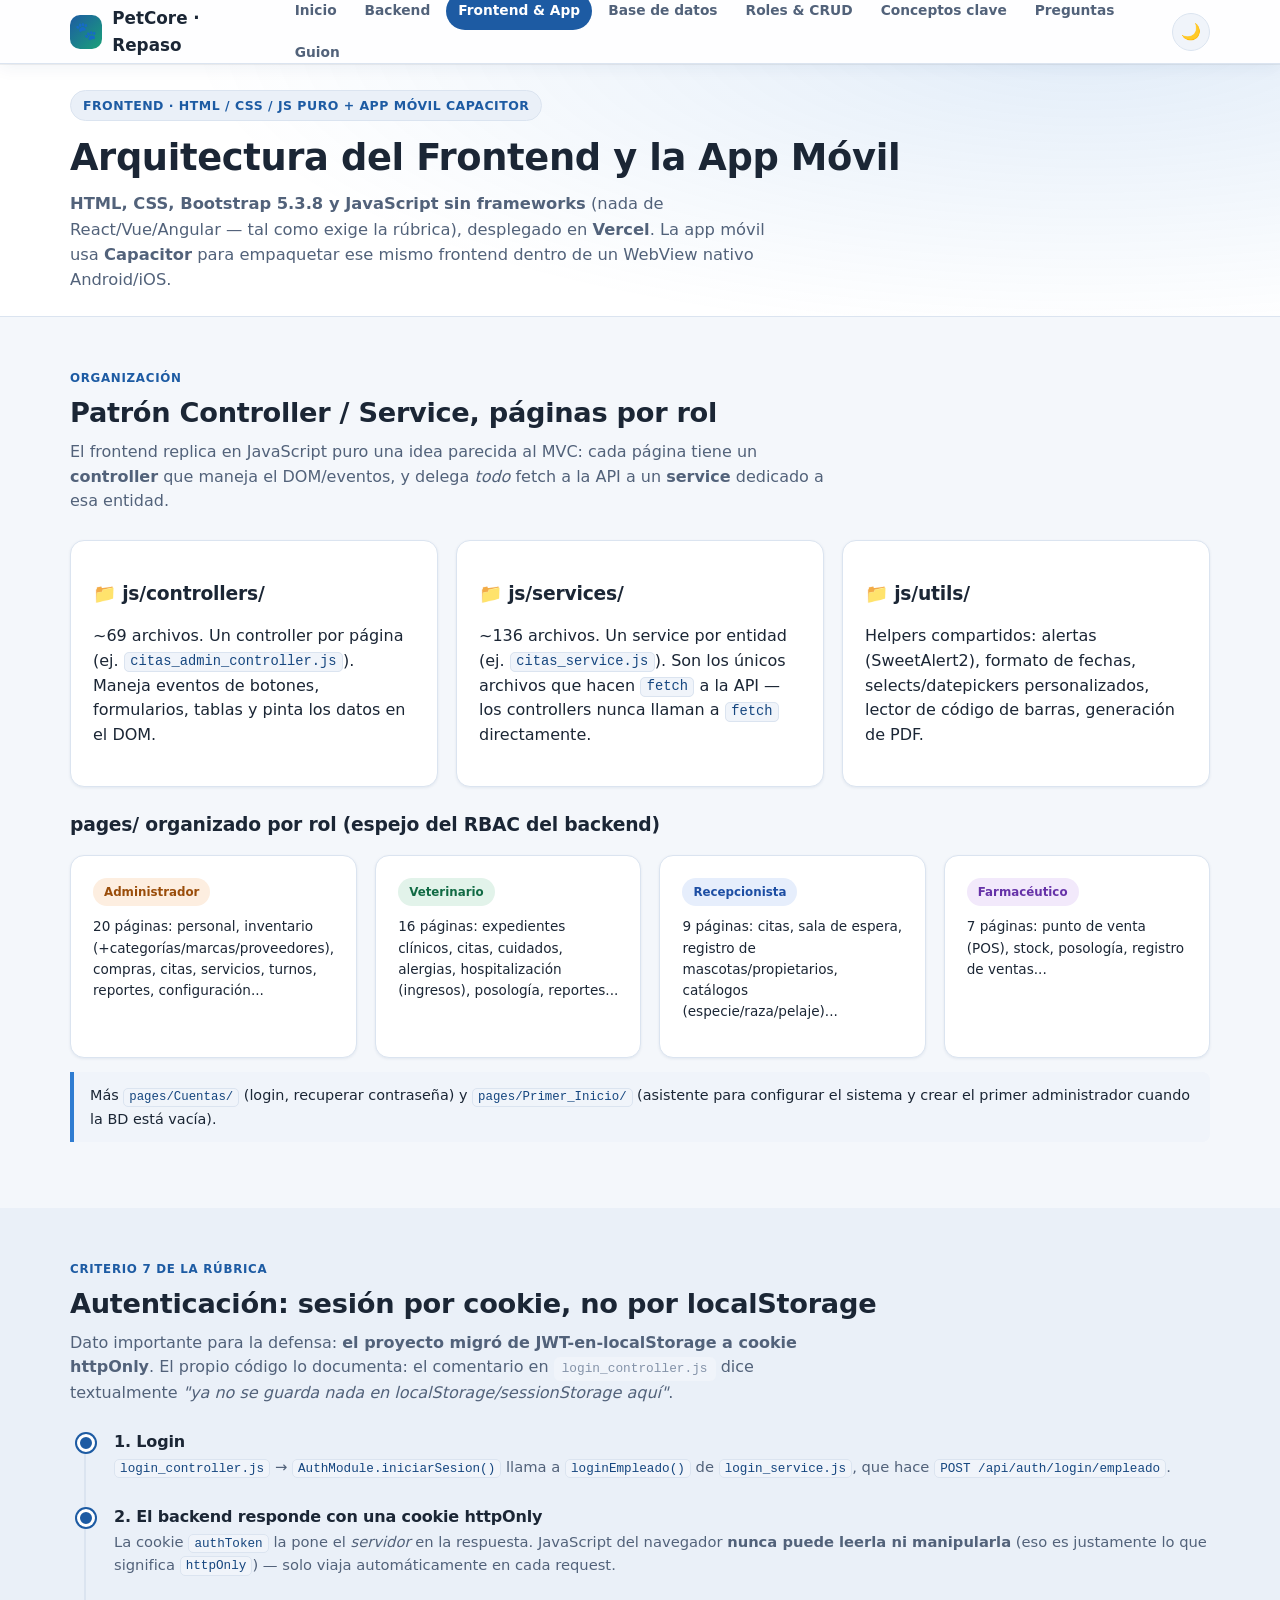
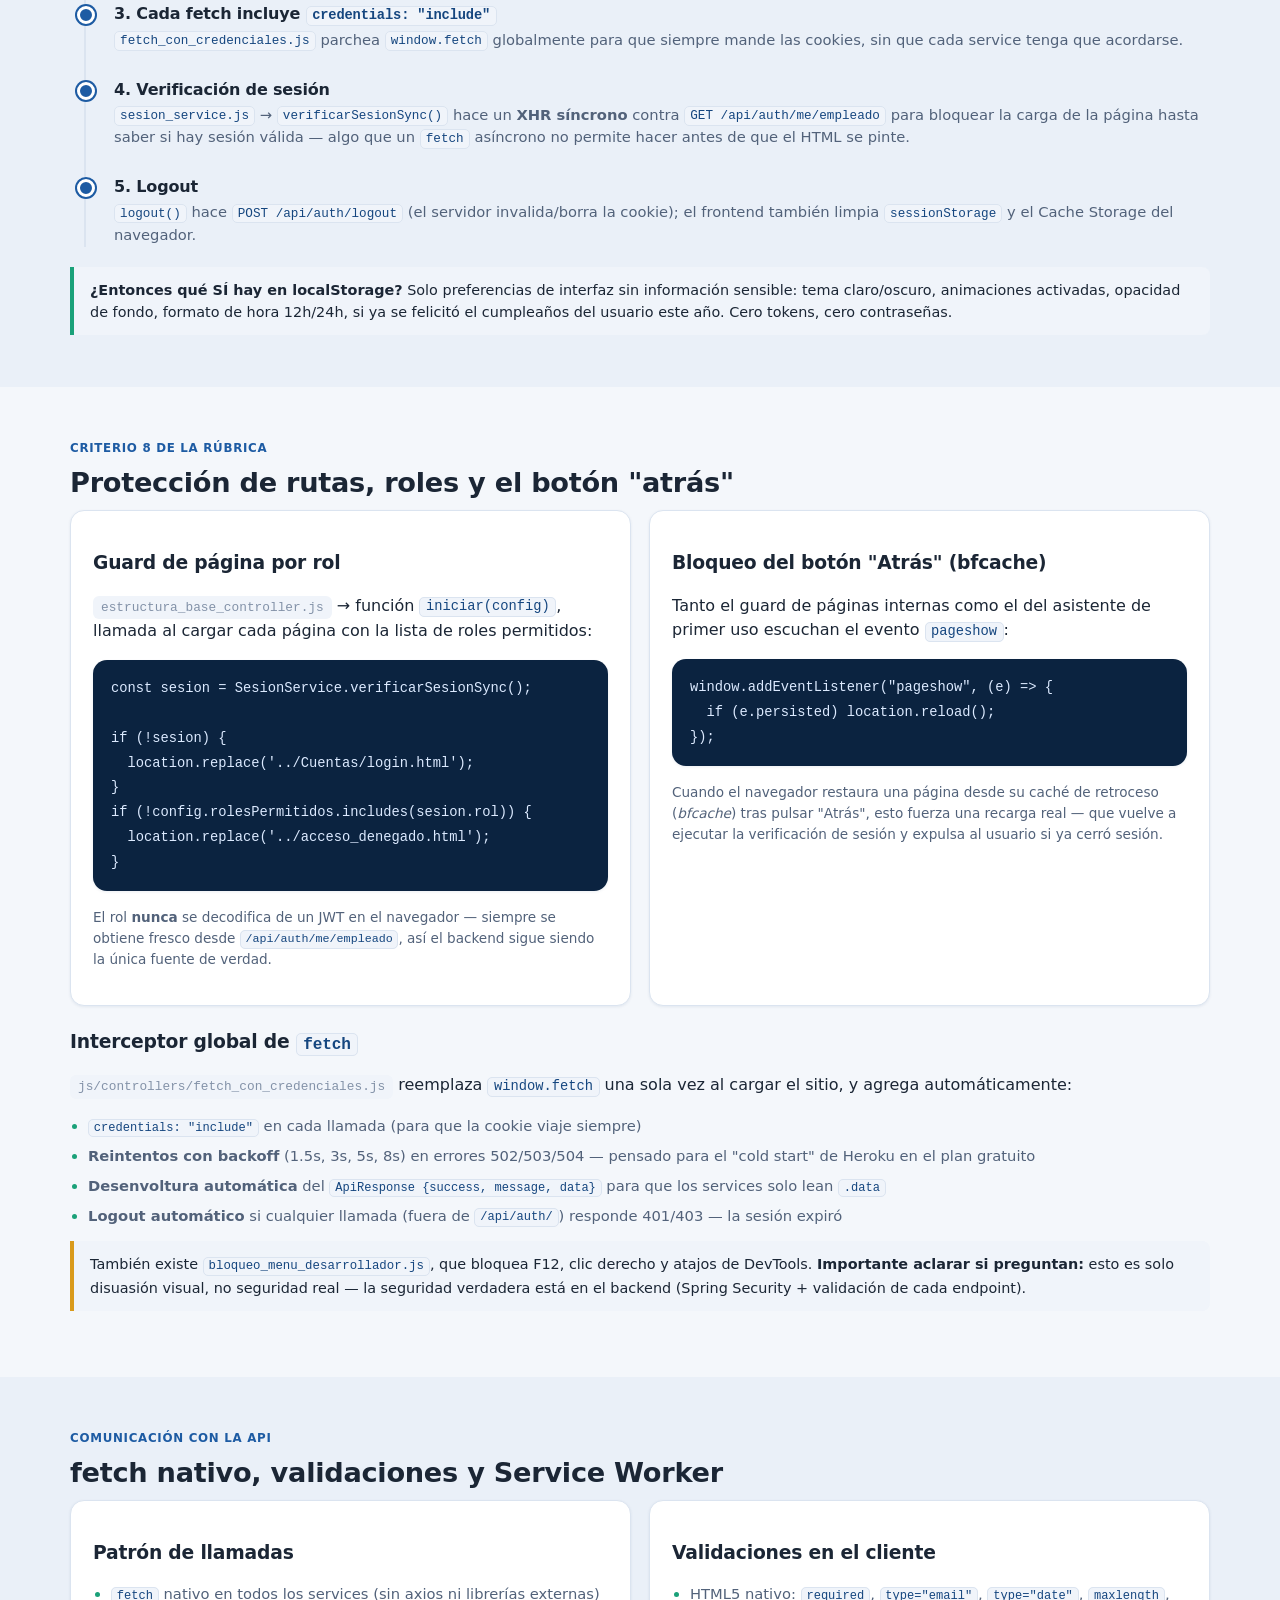
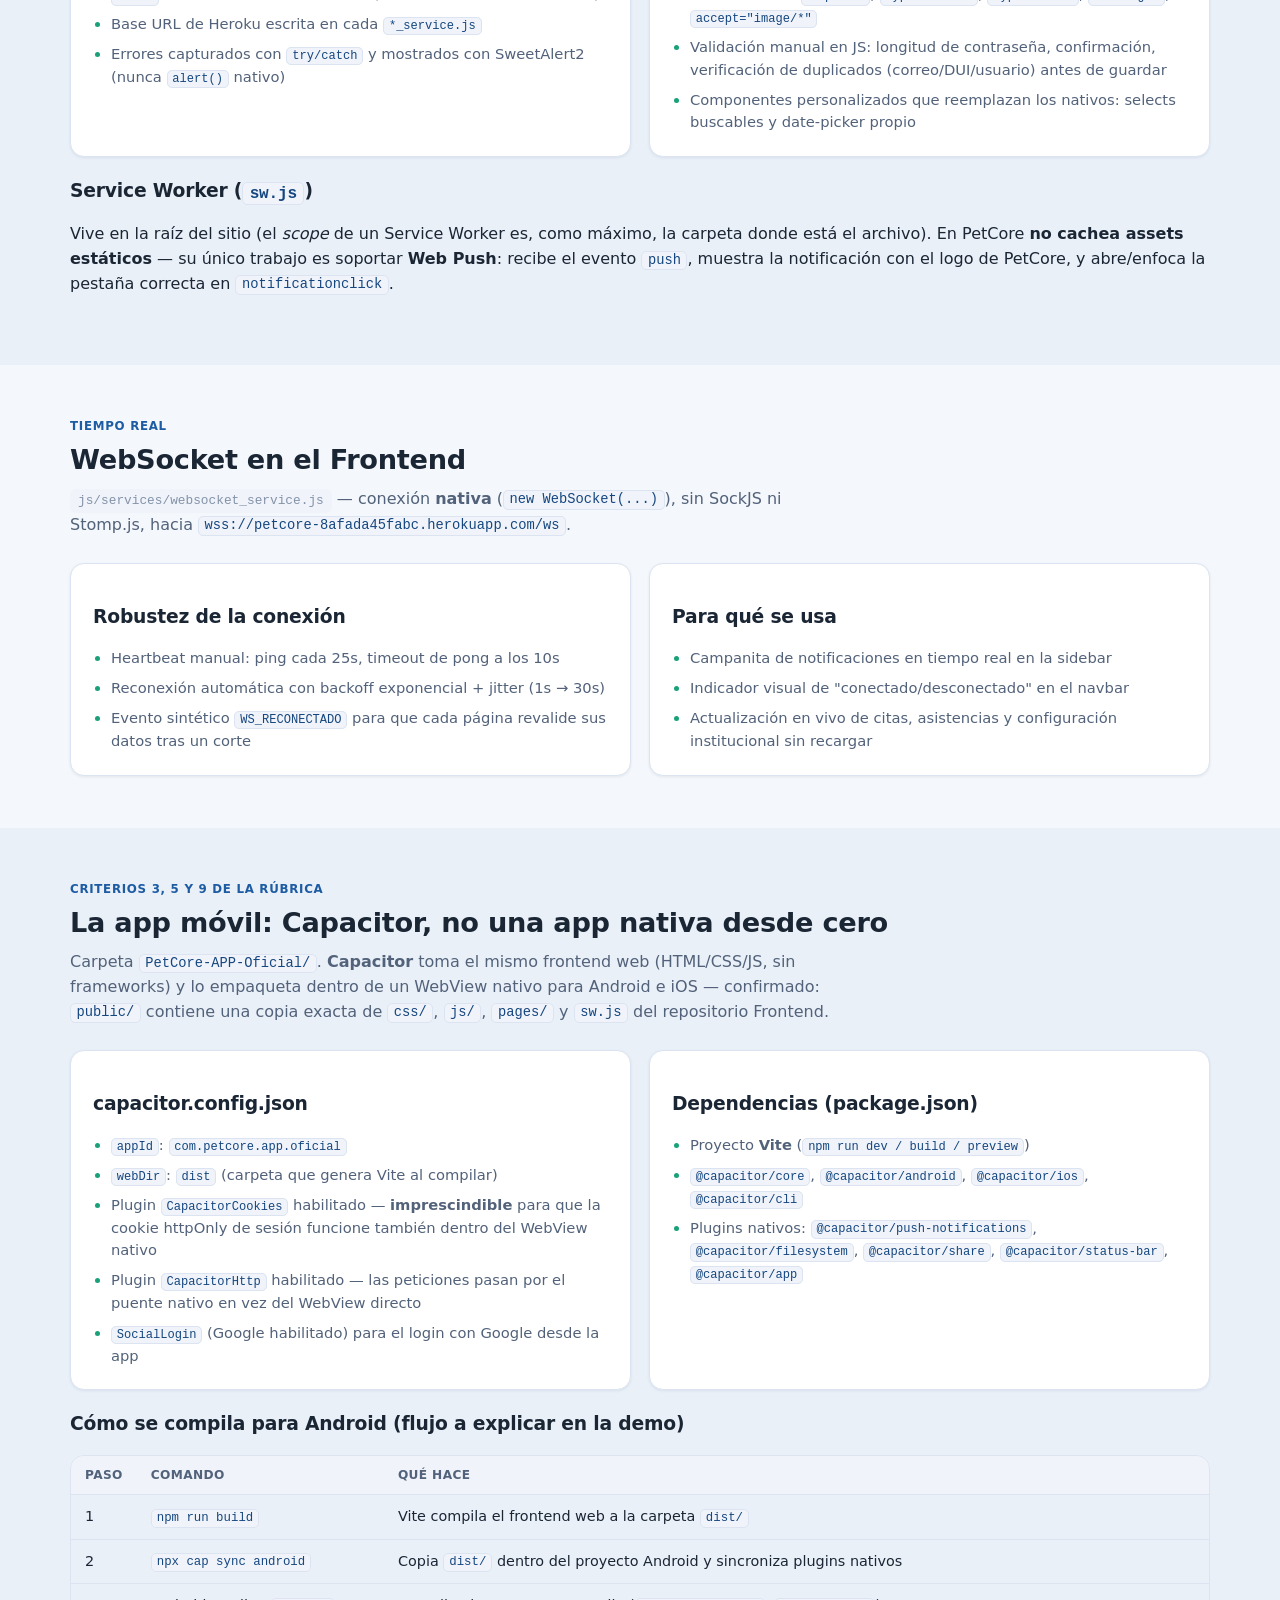
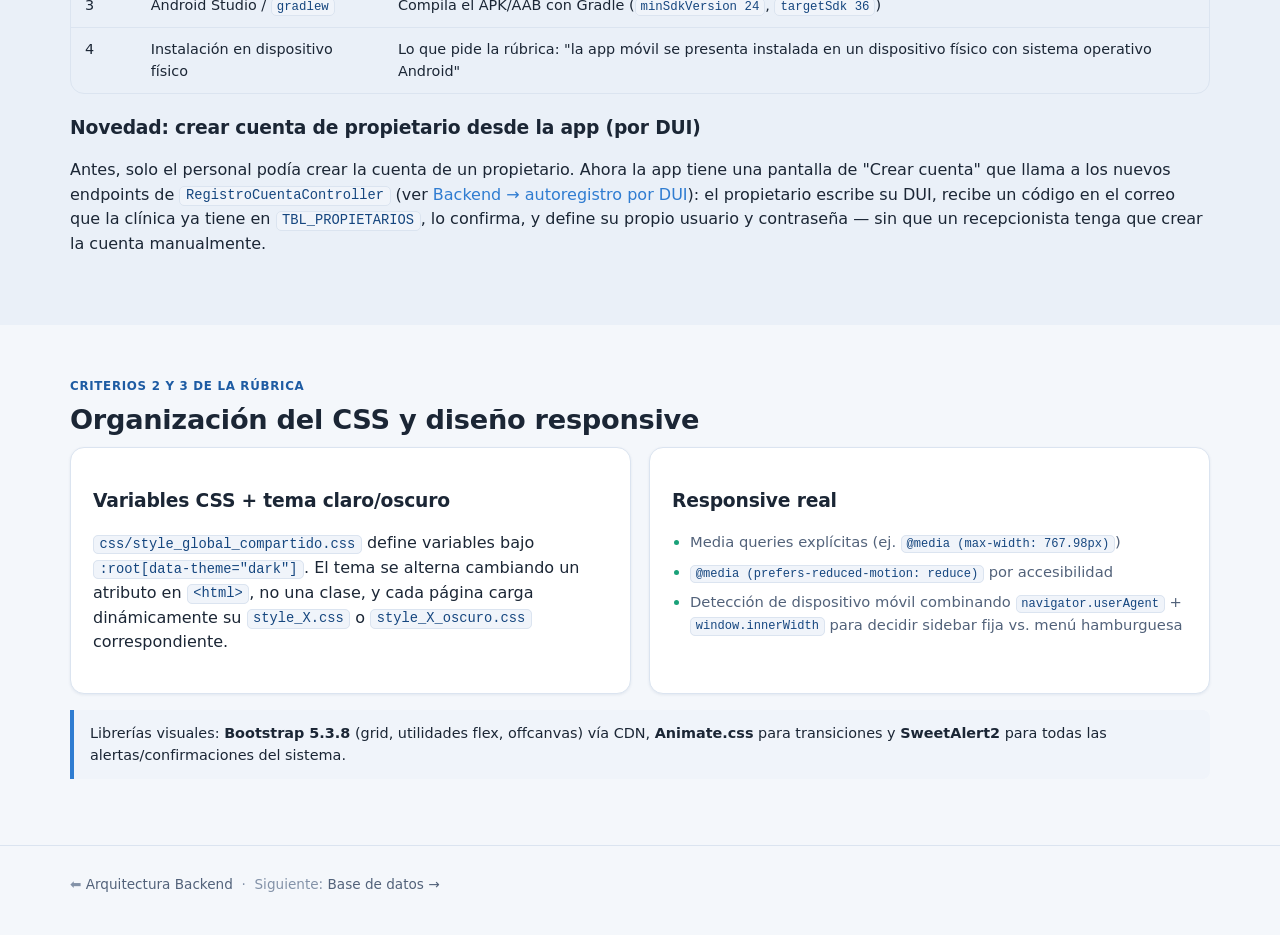
<file: arquitectura-frontend.html>
<!DOCTYPE html>
<html lang="es">
<head>
<meta charset="UTF-8">
<meta name="viewport" content="width=device-width, initial-scale=1.0">
<title>Arquitectura Frontend &amp; App Móvil · PetCore Repaso</title>
<link rel="stylesheet" href="css/base.css">
<link rel="stylesheet" href="css/style_frontend.css">
</head>
<body>

<nav class="nav">
  <div class="nav__inner">
    <a href="index.html" class="nav__marca"><span class="nav__logo">🐾</span> PetCore · Repaso</a>
    <button class="nav__toggle" data-nav-toggle aria-label="Abrir menú" aria-expanded="false">☰</button>
    <ul class="nav__links" data-nav-links>
      <li><a href="index.html">Inicio</a></li>
      <li><a href="arquitectura-backend.html">Backend</a></li>
      <li><a href="arquitectura-frontend.html">Frontend &amp; App</a></li>
      <li><a href="base-datos.html">Base de datos</a></li>
      <li><a href="roles-permisos.html">Roles &amp; CRUD</a></li>
      <li><a href="conceptos-clave.html">Conceptos clave</a></li>
      <li><a href="preguntas-defensa.html">Preguntas</a></li>
      <li><a href="guion-presentacion.html">Guion</a></li>
    </ul>
    <button class="nav__tema" data-tema-toggle aria-label="Cambiar tema">🌙</button>
  </div>
</nav>

<header class="hero-pagina">
  <div class="contenedor">
    <span class="hero-pagina__kicker">Frontend · HTML / CSS / JS puro + App móvil Capacitor</span>
    <h1>Arquitectura del Frontend y la App Móvil</h1>
    <p><strong>HTML, CSS, Bootstrap 5.3.8 y JavaScript sin frameworks</strong> (nada de React/Vue/Angular — tal como exige la rúbrica), desplegado en <strong>Vercel</strong>. La app móvil usa <strong>Capacitor</strong> para empaquetar ese mismo frontend dentro de un WebView nativo Android/iOS.</p>
  </div>
</header>

<!-- ============ Estructura ============ -->
<section class="seccion">
  <div class="contenedor">
    <p class="etiqueta-seccion">Organización</p>
    <h2 class="titulo-seccion">Patrón Controller / Service, páginas por rol</h2>
    <p class="sub-seccion">El frontend replica en JavaScript puro una idea parecida al MVC: cada página tiene un <strong>controller</strong> que maneja el DOM/eventos, y delega <em>todo</em> fetch a la API a un <strong>service</strong> dedicado a esa entidad.</p>

    <div class="rejilla rejilla--3">
      <div class="tarjeta">
        <h3>📁 js/controllers/</h3>
        <p>~69 archivos. Un controller por página (ej. <code>citas_admin_controller.js</code>). Maneja eventos de botones, formularios, tablas y pinta los datos en el DOM.</p>
      </div>
      <div class="tarjeta">
        <h3>📁 js/services/</h3>
        <p>~136 archivos. Un service por entidad (ej. <code>citas_service.js</code>). Son los únicos archivos que hacen <code>fetch</code> a la API — los controllers nunca llaman a <code>fetch</code> directamente.</p>
      </div>
      <div class="tarjeta">
        <h3>📁 js/utils/</h3>
        <p>Helpers compartidos: alertas (SweetAlert2), formato de fechas, selects/datepickers personalizados, lector de código de barras, generación de PDF.</p>
      </div>
    </div>

    <h3 style="margin-top:26px;">pages/ organizado por rol (espejo del RBAC del backend)</h3>
    <div class="rejilla rejilla--4">
      <div class="tarjeta"><span class="rol-chip rol-admin">Administrador</span><p style="margin-top:10px;font-size:.85rem;">20 páginas: personal, inventario (+categorías/marcas/proveedores), compras, citas, servicios, turnos, reportes, configuración...</p></div>
      <div class="tarjeta"><span class="rol-chip rol-vet">Veterinario</span><p style="margin-top:10px;font-size:.85rem;">16 páginas: expedientes clínicos, citas, cuidados, alergias, hospitalización (ingresos), posología, reportes...</p></div>
      <div class="tarjeta"><span class="rol-chip rol-recep">Recepcionista</span><p style="margin-top:10px;font-size:.85rem;">9 páginas: citas, sala de espera, registro de mascotas/propietarios, catálogos (especie/raza/pelaje)...</p></div>
      <div class="tarjeta"><span class="rol-chip rol-farm">Farmacéutico</span><p style="margin-top:10px;font-size:.85rem;">7 páginas: punto de venta (POS), stock, posología, registro de ventas...</p></div>
    </div>
    <p class="nota" style="margin-top:14px;">Más <code>pages/Cuentas/</code> (login, recuperar contraseña) y <code>pages/Primer_Inicio/</code> (asistente para configurar el sistema y crear el primer administrador cuando la BD está vacía).</p>
  </div>
</section>

<!-- ============ Autenticación frontend ============ -->
<section class="seccion seccion--alt" id="auth-frontend">
  <div class="contenedor">
    <p class="etiqueta-seccion">Criterio 7 de la rúbrica</p>
    <h2 class="titulo-seccion">Autenticación: sesión por cookie, no por localStorage</h2>
    <p class="sub-seccion">Dato importante para la defensa: <strong>el proyecto migró de JWT-en-localStorage a cookie httpOnly</strong>. El propio código lo documenta: el comentario en <span class="archivo-ref">login_controller.js</span> dice textualmente <em>"ya no se guarda nada en localStorage/sessionStorage aquí"</em>.</p>

    <div class="timeline">
      <div class="timeline__paso">
        <span class="timeline__punto"></span>
        <h3>1. Login</h3>
        <p><code>login_controller.js</code> → <code>AuthModule.iniciarSesion()</code> llama a <code>loginEmpleado()</code> de <code>login_service.js</code>, que hace <code>POST /api/auth/login/empleado</code>.</p>
      </div>
      <div class="timeline__paso">
        <span class="timeline__punto"></span>
        <h3>2. El backend responde con una cookie httpOnly</h3>
        <p>La cookie <code>authToken</code> la pone el <em>servidor</em> en la respuesta. JavaScript del navegador <strong>nunca puede leerla ni manipularla</strong> (eso es justamente lo que significa <code>httpOnly</code>) — solo viaja automáticamente en cada request.</p>
      </div>
      <div class="timeline__paso">
        <span class="timeline__punto"></span>
        <h3>3. Cada fetch incluye <code>credentials: "include"</code></h3>
        <p><code>fetch_con_credenciales.js</code> parchea <code>window.fetch</code> globalmente para que siempre mande las cookies, sin que cada service tenga que acordarse.</p>
      </div>
      <div class="timeline__paso">
        <span class="timeline__punto"></span>
        <h3>4. Verificación de sesión</h3>
        <p><code>sesion_service.js</code> → <code>verificarSesionSync()</code> hace un <strong>XHR síncrono</strong> contra <code>GET /api/auth/me/empleado</code> para bloquear la carga de la página hasta saber si hay sesión válida — algo que un <code>fetch</code> asíncrono no permite hacer antes de que el HTML se pinte.</p>
      </div>
      <div class="timeline__paso">
        <span class="timeline__punto"></span>
        <h3>5. Logout</h3>
        <p><code>logout()</code> hace <code>POST /api/auth/logout</code> (el servidor invalida/borra la cookie); el frontend también limpia <code>sessionStorage</code> y el Cache Storage del navegador.</p>
      </div>
    </div>

    <div class="nota nota--exito" style="margin-top:20px;">
      <strong>¿Entonces qué SÍ hay en localStorage?</strong> Solo preferencias de interfaz sin información sensible: tema claro/oscuro, animaciones activadas, opacidad de fondo, formato de hora 12h/24h, si ya se felicitó el cumpleaños del usuario este año. Cero tokens, cero contraseñas.
    </div>
  </div>
</section>

<!-- ============ Roles y guard ============ -->
<section class="seccion" id="guard">
  <div class="contenedor">
    <p class="etiqueta-seccion">Criterio 8 de la rúbrica</p>
    <h2 class="titulo-seccion">Protección de rutas, roles y el botón "atrás"</h2>

    <div class="rejilla rejilla--2">
      <div class="tarjeta">
        <h3>Guard de página por rol</h3>
        <p><span class="archivo-ref">estructura_base_controller.js</span> → función <code>iniciar(config)</code>, llamada al cargar cada página con la lista de roles permitidos:</p>
        <pre><code>const sesion = SesionService.verificarSesionSync();

if (!sesion) {
  location.replace('../Cuentas/login.html');
}
if (!config.rolesPermitidos.includes(sesion.rol)) {
  location.replace('../acceso_denegado.html');
}</code></pre>
        <p style="font-size:.85rem;color:var(--texto-suave)">El rol <strong>nunca</strong> se decodifica de un JWT en el navegador — siempre se obtiene fresco desde <code>/api/auth/me/empleado</code>, así el backend sigue siendo la única fuente de verdad.</p>
      </div>
      <div class="tarjeta">
        <h3>Bloqueo del botón "Atrás" (bfcache)</h3>
        <p>Tanto el guard de páginas internas como el del asistente de primer uso escuchan el evento <code>pageshow</code>:</p>
        <pre><code>window.addEventListener("pageshow", (e) => {
  if (e.persisted) location.reload();
});</code></pre>
        <p style="font-size:.85rem;color:var(--texto-suave)">Cuando el navegador restaura una página desde su caché de retroceso (<em>bfcache</em>) tras pulsar "Atrás", esto fuerza una recarga real — que vuelve a ejecutar la verificación de sesión y expulsa al usuario si ya cerró sesión.</p>
      </div>
    </div>

    <h3 style="margin-top:24px;">Interceptor global de <code>fetch</code></h3>
    <p><span class="archivo-ref">js/controllers/fetch_con_credenciales.js</span> reemplaza <code>window.fetch</code> una sola vez al cargar el sitio, y agrega automáticamente:</p>
    <ul class="lista-compacta">
      <li><code>credentials: "include"</code> en cada llamada (para que la cookie viaje siempre)</li>
      <li><strong>Reintentos con backoff</strong> (1.5s, 3s, 5s, 8s) en errores 502/503/504 — pensado para el "cold start" de Heroku en el plan gratuito</li>
      <li><strong>Desenvoltura automática</strong> del <code>ApiResponse {success, message, data}</code> para que los services solo lean <code>.data</code></li>
      <li><strong>Logout automático</strong> si cualquier llamada (fuera de <code>/api/auth/</code>) responde 401/403 — la sesión expiró</li>
    </ul>
    <p class="nota nota--ambar" style="margin-top:14px;">También existe <code>bloqueo_menu_desarrollador.js</code>, que bloquea F12, clic derecho y atajos de DevTools. <strong>Importante aclarar si preguntan:</strong> esto es solo disuasión visual, no seguridad real — la seguridad verdadera está en el backend (Spring Security + validación de cada endpoint).</p>
  </div>
</section>

<!-- ============ Llamadas API ============ -->
<section class="seccion seccion--alt" id="api-calls">
  <div class="contenedor">
    <p class="etiqueta-seccion">Comunicación con la API</p>
    <h2 class="titulo-seccion">fetch nativo, validaciones y Service Worker</h2>

    <div class="rejilla rejilla--2">
      <div class="tarjeta">
        <h3>Patrón de llamadas</h3>
        <ul class="lista-compacta">
          <li><code>fetch</code> nativo en todos los services (sin axios ni librerías externas)</li>
          <li>Base URL de Heroku escrita en cada <code>*_service.js</code></li>
          <li>Errores capturados con <code>try/catch</code> y mostrados con SweetAlert2 (nunca <code>alert()</code> nativo)</li>
        </ul>
      </div>
      <div class="tarjeta">
        <h3>Validaciones en el cliente</h3>
        <ul class="lista-compacta">
          <li>HTML5 nativo: <code>required</code>, <code>type="email"</code>, <code>type="date"</code>, <code>maxlength</code>, <code>accept="image/*"</code></li>
          <li>Validación manual en JS: longitud de contraseña, confirmación, verificación de duplicados (correo/DUI/usuario) antes de guardar</li>
          <li>Componentes personalizados que reemplazan los nativos: selects buscables y date-picker propio</li>
        </ul>
      </div>
    </div>

    <h3 style="margin-top:22px;">Service Worker (<code>sw.js</code>)</h3>
    <p>Vive en la raíz del sitio (el <em>scope</em> de un Service Worker es, como máximo, la carpeta donde está el archivo). En PetCore <strong>no cachea assets estáticos</strong> — su único trabajo es soportar <strong>Web Push</strong>: recibe el evento <code>push</code>, muestra la notificación con el logo de PetCore, y abre/enfoca la pestaña correcta en <code>notificationclick</code>.</p>
  </div>
</section>

<!-- ============ WebSocket frontend ============ -->
<section class="seccion" id="ws-frontend">
  <div class="contenedor">
    <p class="etiqueta-seccion">Tiempo real</p>
    <h2 class="titulo-seccion">WebSocket en el Frontend</h2>
    <p class="sub-seccion"><span class="archivo-ref">js/services/websocket_service.js</span> — conexión <strong>nativa</strong> (<code>new WebSocket(...)</code>), sin SockJS ni Stomp.js, hacia <code>wss://petcore-8afada45fabc.herokuapp.com/ws</code>.</p>
    <div class="rejilla rejilla--2">
      <div class="tarjeta">
        <h3>Robustez de la conexión</h3>
        <ul class="lista-compacta">
          <li>Heartbeat manual: ping cada 25s, timeout de pong a los 10s</li>
          <li>Reconexión automática con backoff exponencial + jitter (1s → 30s)</li>
          <li>Evento sintético <code>WS_RECONECTADO</code> para que cada página revalide sus datos tras un corte</li>
        </ul>
      </div>
      <div class="tarjeta">
        <h3>Para qué se usa</h3>
        <ul class="lista-compacta">
          <li>Campanita de notificaciones en tiempo real en la sidebar</li>
          <li>Indicador visual de "conectado/desconectado" en el navbar</li>
          <li>Actualización en vivo de citas, asistencias y configuración institucional sin recargar</li>
        </ul>
      </div>
    </div>
  </div>
</section>

<!-- ============ App móvil ============ -->
<section class="seccion seccion--alt" id="app-movil">
  <div class="contenedor">
    <p class="etiqueta-seccion">Criterios 3, 5 y 9 de la rúbrica</p>
    <h2 class="titulo-seccion">La app móvil: Capacitor, no una app nativa desde cero</h2>
    <p class="sub-seccion">Carpeta <code>PetCore-APP-Oficial/</code>. <strong>Capacitor</strong> toma el mismo frontend web (HTML/CSS/JS, sin frameworks) y lo empaqueta dentro de un WebView nativo para Android e iOS — confirmado: <code>public/</code> contiene una copia exacta de <code>css/</code>, <code>js/</code>, <code>pages/</code> y <code>sw.js</code> del repositorio Frontend.</p>

    <div class="rejilla rejilla--2">
      <div class="tarjeta">
        <h3>capacitor.config.json</h3>
        <ul class="lista-compacta">
          <li><code>appId</code>: <code>com.petcore.app.oficial</code></li>
          <li><code>webDir</code>: <code>dist</code> (carpeta que genera Vite al compilar)</li>
          <li>Plugin <code>CapacitorCookies</code> habilitado — <strong>imprescindible</strong> para que la cookie httpOnly de sesión funcione también dentro del WebView nativo</li>
          <li>Plugin <code>CapacitorHttp</code> habilitado — las peticiones pasan por el puente nativo en vez del WebView directo</li>
          <li><code>SocialLogin</code> (Google habilitado) para el login con Google desde la app</li>
        </ul>
      </div>
      <div class="tarjeta">
        <h3>Dependencias (package.json)</h3>
        <ul class="lista-compacta">
          <li>Proyecto <strong>Vite</strong> (<code>npm run dev / build / preview</code>)</li>
          <li><code>@capacitor/core</code>, <code>@capacitor/android</code>, <code>@capacitor/ios</code>, <code>@capacitor/cli</code></li>
          <li>Plugins nativos: <code>@capacitor/push-notifications</code>, <code>@capacitor/filesystem</code>, <code>@capacitor/share</code>, <code>@capacitor/status-bar</code>, <code>@capacitor/app</code></li>
        </ul>
      </div>
    </div>

    <h3 style="margin-top:22px;">Cómo se compila para Android (flujo a explicar en la demo)</h3>
    <div class="tabla-wrap">
      <table>
        <thead><tr><th>Paso</th><th>Comando</th><th>Qué hace</th></tr></thead>
        <tbody>
          <tr><td>1</td><td><code>npm run build</code></td><td>Vite compila el frontend web a la carpeta <code>dist/</code></td></tr>
          <tr><td>2</td><td><code>npx cap sync android</code></td><td>Copia <code>dist/</code> dentro del proyecto Android y sincroniza plugins nativos</td></tr>
          <tr><td>3</td><td>Android Studio / <code>gradlew</code></td><td>Compila el APK/AAB con Gradle (<code>minSdkVersion 24</code>, <code>targetSdk 36</code>)</td></tr>
          <tr><td>4</td><td>Instalación en dispositivo físico</td><td>Lo que pide la rúbrica: "la app móvil se presenta instalada en un dispositivo físico con sistema operativo Android"</td></tr>
        </tbody>
      </table>
    </div>

    <h3 style="margin-top:22px;">Novedad: crear cuenta de propietario desde la app (por DUI)</h3>
    <p>Antes, solo el personal podía crear la cuenta de un propietario. Ahora la app tiene una pantalla de "Crear cuenta" que llama a los nuevos endpoints de <code>RegistroCuentaController</code> (ver <a href="arquitectura-backend.html#jwt">Backend → autoregistro por DUI</a>): el propietario escribe su DUI, recibe un código en el correo que la clínica ya tiene en <code>TBL_PROPIETARIOS</code>, lo confirma, y define su propio usuario y contraseña — sin que un recepcionista tenga que crear la cuenta manualmente.</p>
  </div>
</section>

<!-- ============ CSS ============ -->
<section class="seccion" id="css-frontend">
  <div class="contenedor">
    <p class="etiqueta-seccion">Criterios 2 y 3 de la rúbrica</p>
    <h2 class="titulo-seccion">Organización del CSS y diseño responsive</h2>
    <div class="rejilla rejilla--2">
      <div class="tarjeta">
        <h3>Variables CSS + tema claro/oscuro</h3>
        <p><code>css/style_global_compartido.css</code> define variables bajo <code>:root[data-theme="dark"]</code>. El tema se alterna cambiando un atributo en <code>&lt;html&gt;</code>, no una clase, y cada página carga dinámicamente su <code>style_X.css</code> o <code>style_X_oscuro.css</code> correspondiente.</p>
      </div>
      <div class="tarjeta">
        <h3>Responsive real</h3>
        <ul class="lista-compacta">
          <li>Media queries explícitas (ej. <code>@media (max-width: 767.98px)</code>)</li>
          <li><code>@media (prefers-reduced-motion: reduce)</code> por accesibilidad</li>
          <li>Detección de dispositivo móvil combinando <code>navigator.userAgent</code> + <code>window.innerWidth</code> para decidir sidebar fija vs. menú hamburguesa</li>
        </ul>
      </div>
    </div>
    <p class="nota" style="margin-top:16px;">Librerías visuales: <strong>Bootstrap 5.3.8</strong> (grid, utilidades flex, offcanvas) vía CDN, <strong>Animate.css</strong> para transiciones y <strong>SweetAlert2</strong> para todas las alertas/confirmaciones del sistema.</p>
  </div>
</section>

<footer class="pie">
  <div class="contenedor">
    ⬅ <a href="arquitectura-backend.html">Arquitectura Backend</a> &nbsp;·&nbsp; Siguiente: <a href="base-datos.html">Base de datos →</a>
  </div>
</footer>

<button class="volver-arriba" data-volver-arriba aria-label="Volver arriba">↑</button>

<script src="js/base.js"></script>
<script src="js/script_frontend.js"></script>
</body>
</html>
</file>
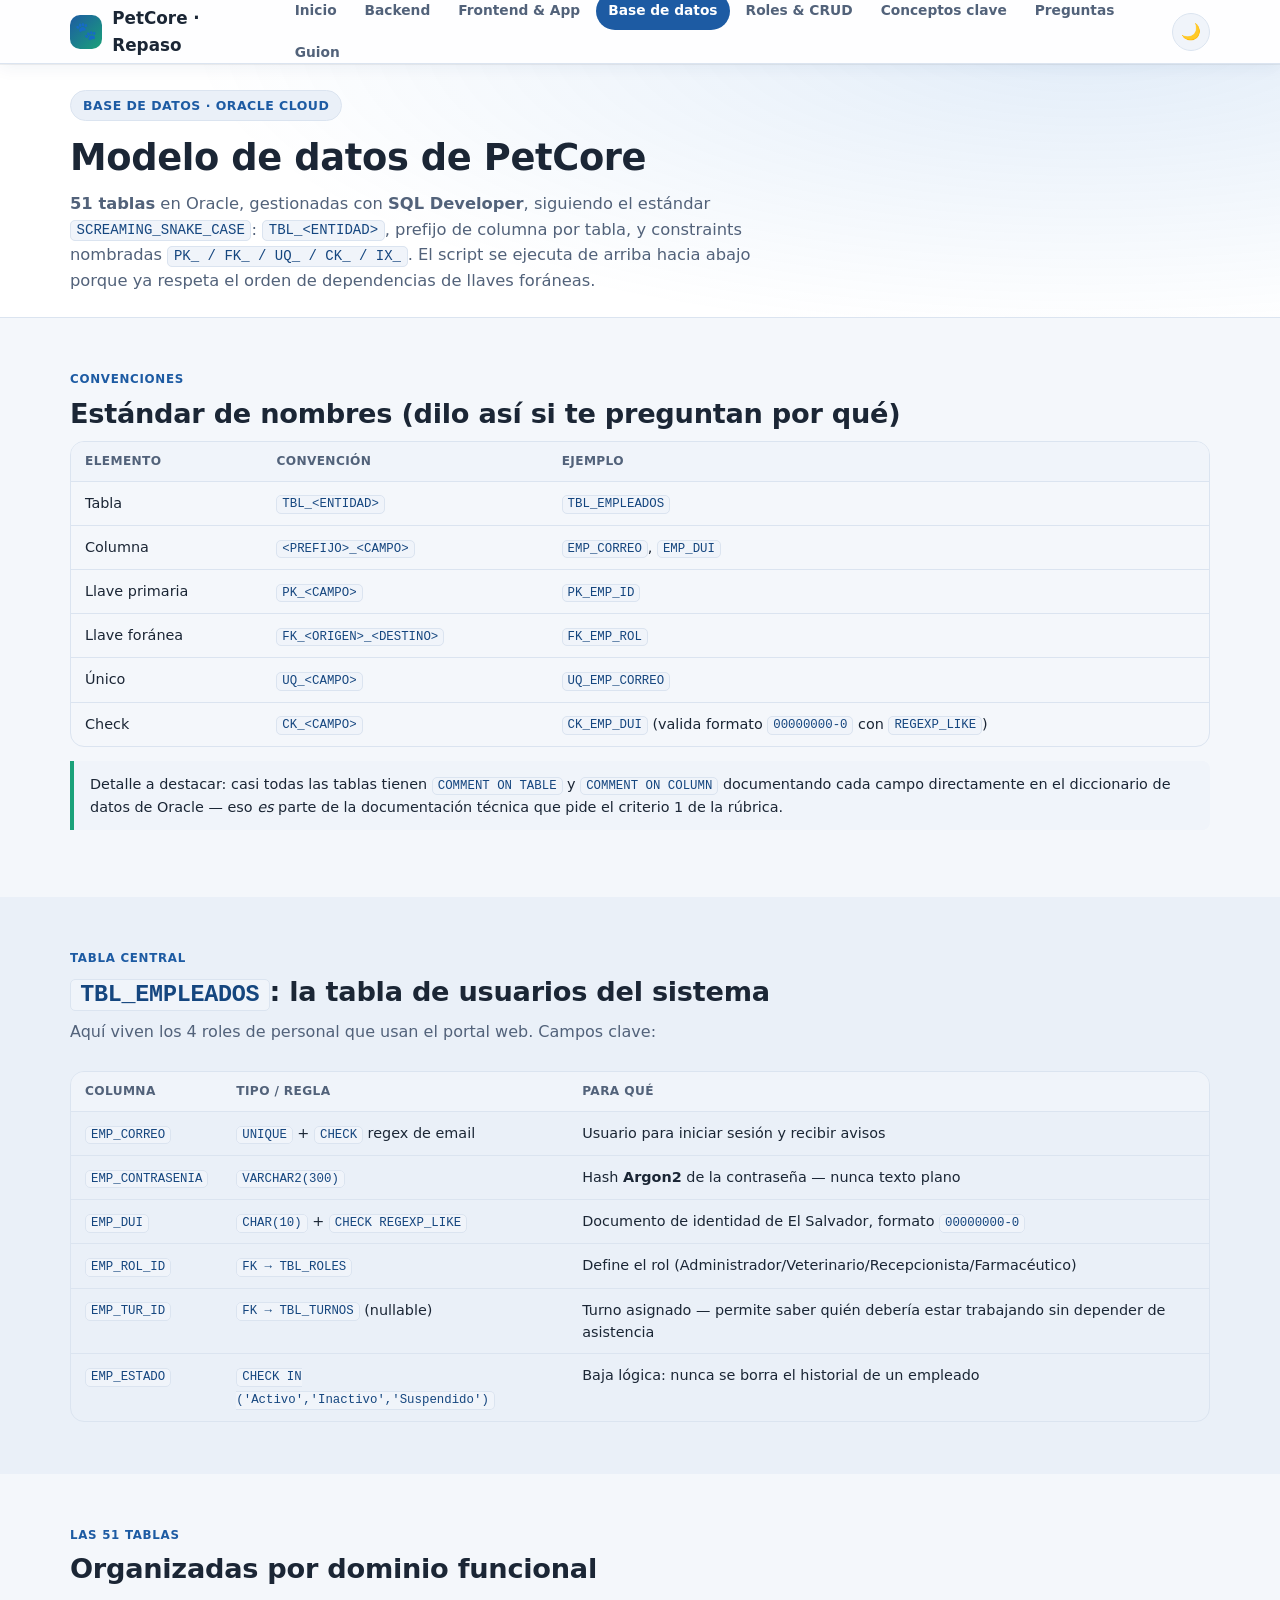
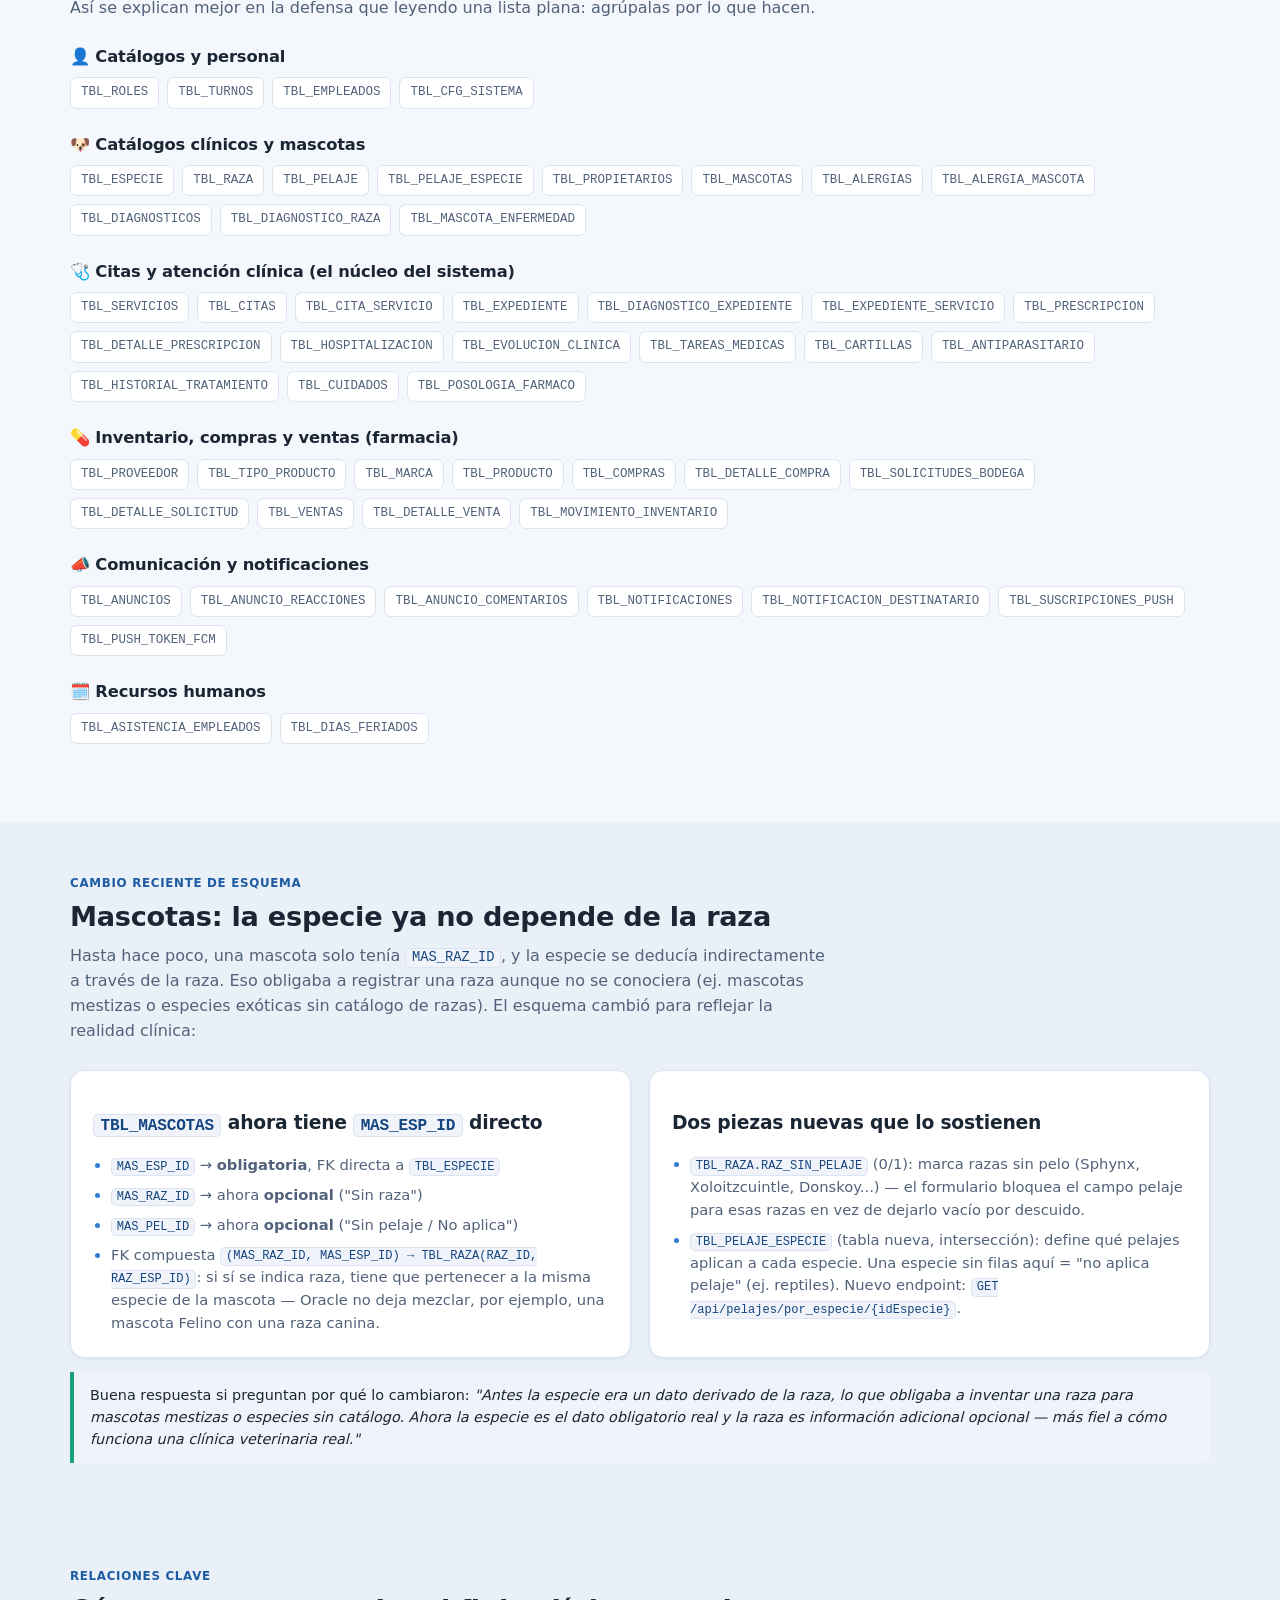
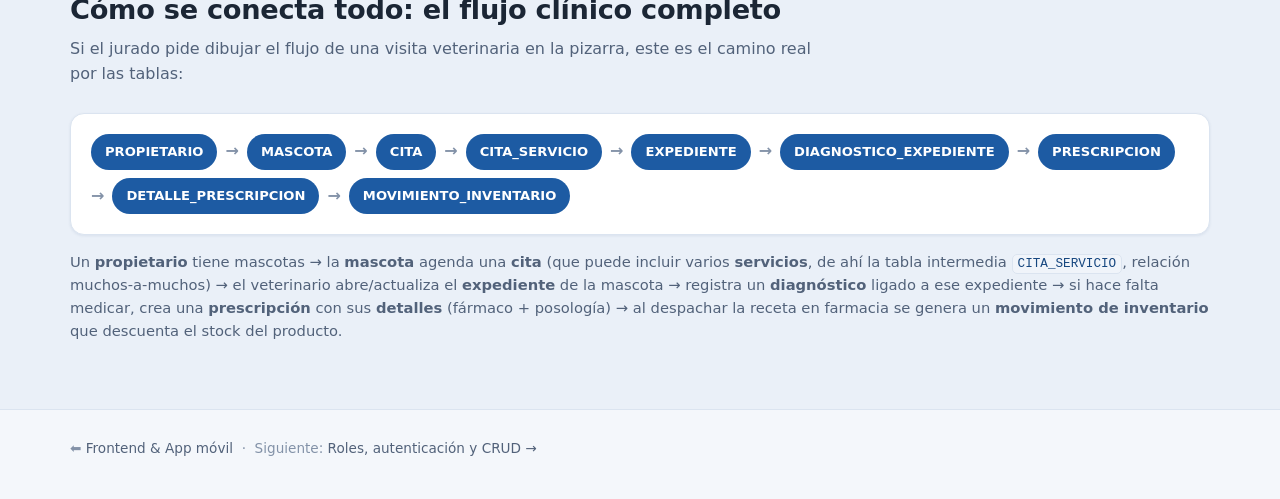
<file: base-datos.html>
<!DOCTYPE html>
<html lang="es">
<head>
<meta charset="UTF-8">
<meta name="viewport" content="width=device-width, initial-scale=1.0">
<title>Base de datos · PetCore Repaso</title>
<link rel="stylesheet" href="css/base.css">
<link rel="stylesheet" href="css/style_bd.css">
</head>
<body>

<nav class="nav">
  <div class="nav__inner">
    <a href="index.html" class="nav__marca"><span class="nav__logo">🐾</span> PetCore · Repaso</a>
    <button class="nav__toggle" data-nav-toggle aria-label="Abrir menú" aria-expanded="false">☰</button>
    <ul class="nav__links" data-nav-links>
      <li><a href="index.html">Inicio</a></li>
      <li><a href="arquitectura-backend.html">Backend</a></li>
      <li><a href="arquitectura-frontend.html">Frontend &amp; App</a></li>
      <li><a href="base-datos.html">Base de datos</a></li>
      <li><a href="roles-permisos.html">Roles &amp; CRUD</a></li>
      <li><a href="conceptos-clave.html">Conceptos clave</a></li>
      <li><a href="preguntas-defensa.html">Preguntas</a></li>
      <li><a href="guion-presentacion.html">Guion</a></li>
    </ul>
    <button class="nav__tema" data-tema-toggle aria-label="Cambiar tema">🌙</button>
  </div>
</nav>

<header class="hero-pagina">
  <div class="contenedor">
    <span class="hero-pagina__kicker">Base de datos · Oracle Cloud</span>
    <h1>Modelo de datos de PetCore</h1>
    <p><strong>51 tablas</strong> en Oracle, gestionadas con <strong>SQL Developer</strong>, siguiendo el estándar <code>SCREAMING_SNAKE_CASE</code>: <code>TBL_&lt;ENTIDAD&gt;</code>, prefijo de columna por tabla, y constraints nombradas <code>PK_ / FK_ / UQ_ / CK_ / IX_</code>. El script se ejecuta de arriba hacia abajo porque ya respeta el orden de dependencias de llaves foráneas.</p>
  </div>
</header>

<section class="seccion">
  <div class="contenedor">
    <p class="etiqueta-seccion">Convenciones</p>
    <h2 class="titulo-seccion">Estándar de nombres (dilo así si te preguntan por qué)</h2>
    <div class="tabla-wrap">
      <table>
        <thead><tr><th>Elemento</th><th>Convención</th><th>Ejemplo</th></tr></thead>
        <tbody>
          <tr><td>Tabla</td><td><code>TBL_&lt;ENTIDAD&gt;</code></td><td><code>TBL_EMPLEADOS</code></td></tr>
          <tr><td>Columna</td><td><code>&lt;PREFIJO&gt;_&lt;CAMPO&gt;</code></td><td><code>EMP_CORREO</code>, <code>EMP_DUI</code></td></tr>
          <tr><td>Llave primaria</td><td><code>PK_&lt;CAMPO&gt;</code></td><td><code>PK_EMP_ID</code></td></tr>
          <tr><td>Llave foránea</td><td><code>FK_&lt;ORIGEN&gt;_&lt;DESTINO&gt;</code></td><td><code>FK_EMP_ROL</code></td></tr>
          <tr><td>Único</td><td><code>UQ_&lt;CAMPO&gt;</code></td><td><code>UQ_EMP_CORREO</code></td></tr>
          <tr><td>Check</td><td><code>CK_&lt;CAMPO&gt;</code></td><td><code>CK_EMP_DUI</code> (valida formato <code>00000000-0</code> con <code>REGEXP_LIKE</code>)</td></tr>
        </tbody>
      </table>
    </div>
    <p class="nota nota--exito" style="margin-top:14px;">Detalle a destacar: casi todas las tablas tienen <code>COMMENT ON TABLE</code> y <code>COMMENT ON COLUMN</code> documentando cada campo directamente en el diccionario de datos de Oracle — eso <em>es</em> parte de la documentación técnica que pide el criterio 1 de la rúbrica.</p>
  </div>
</section>

<section class="seccion seccion--alt">
  <div class="contenedor">
    <p class="etiqueta-seccion">Tabla central</p>
    <h2 class="titulo-seccion"><code>TBL_EMPLEADOS</code>: la tabla de usuarios del sistema</h2>
    <p class="sub-seccion">Aquí viven los 4 roles de personal que usan el portal web. Campos clave:</p>
    <div class="tabla-wrap">
      <table>
        <thead><tr><th>Columna</th><th>Tipo / regla</th><th>Para qué</th></tr></thead>
        <tbody>
          <tr><td><code>EMP_CORREO</code></td><td><code>UNIQUE</code> + <code>CHECK</code> regex de email</td><td>Usuario para iniciar sesión y recibir avisos</td></tr>
          <tr><td><code>EMP_CONTRASENIA</code></td><td><code>VARCHAR2(300)</code></td><td>Hash <strong>Argon2</strong> de la contraseña — nunca texto plano</td></tr>
          <tr><td><code>EMP_DUI</code></td><td><code>CHAR(10)</code> + <code>CHECK REGEXP_LIKE</code></td><td>Documento de identidad de El Salvador, formato <code>00000000-0</code></td></tr>
          <tr><td><code>EMP_ROL_ID</code></td><td><code>FK → TBL_ROLES</code></td><td>Define el rol (Administrador/Veterinario/Recepcionista/Farmacéutico)</td></tr>
          <tr><td><code>EMP_TUR_ID</code></td><td><code>FK → TBL_TURNOS</code> (nullable)</td><td>Turno asignado — permite saber quién debería estar trabajando sin depender de asistencia</td></tr>
          <tr><td><code>EMP_ESTADO</code></td><td><code>CHECK IN ('Activo','Inactivo','Suspendido')</code></td><td>Baja lógica: nunca se borra el historial de un empleado</td></tr>
        </tbody>
      </table>
    </div>
  </div>
</section>

<section class="seccion">
  <div class="contenedor">
    <p class="etiqueta-seccion">Las 51 tablas</p>
    <h2 class="titulo-seccion">Organizadas por dominio funcional</h2>
    <p class="sub-seccion">Así se explican mejor en la defensa que leyendo una lista plana: agrúpalas por lo que hacen.</p>

    <div class="grupo-bd">
      <h3>👤 Catálogos y personal</h3>
      <div class="chips-bd">
        <span class="chip-bd">TBL_ROLES</span><span class="chip-bd">TBL_TURNOS</span><span class="chip-bd">TBL_EMPLEADOS</span><span class="chip-bd">TBL_CFG_SISTEMA</span>
      </div>
    </div>

    <div class="grupo-bd">
      <h3>🐶 Catálogos clínicos y mascotas</h3>
      <div class="chips-bd">
        <span class="chip-bd">TBL_ESPECIE</span><span class="chip-bd">TBL_RAZA</span><span class="chip-bd">TBL_PELAJE</span><span class="chip-bd">TBL_PELAJE_ESPECIE</span><span class="chip-bd">TBL_PROPIETARIOS</span><span class="chip-bd">TBL_MASCOTAS</span><span class="chip-bd">TBL_ALERGIAS</span><span class="chip-bd">TBL_ALERGIA_MASCOTA</span><span class="chip-bd">TBL_DIAGNOSTICOS</span><span class="chip-bd">TBL_DIAGNOSTICO_RAZA</span><span class="chip-bd">TBL_MASCOTA_ENFERMEDAD</span>
      </div>
    </div>

    <div class="grupo-bd">
      <h3>🩺 Citas y atención clínica (el núcleo del sistema)</h3>
      <div class="chips-bd">
        <span class="chip-bd">TBL_SERVICIOS</span><span class="chip-bd">TBL_CITAS</span><span class="chip-bd">TBL_CITA_SERVICIO</span><span class="chip-bd">TBL_EXPEDIENTE</span><span class="chip-bd">TBL_DIAGNOSTICO_EXPEDIENTE</span><span class="chip-bd">TBL_EXPEDIENTE_SERVICIO</span><span class="chip-bd">TBL_PRESCRIPCION</span><span class="chip-bd">TBL_DETALLE_PRESCRIPCION</span><span class="chip-bd">TBL_HOSPITALIZACION</span><span class="chip-bd">TBL_EVOLUCION_CLINICA</span><span class="chip-bd">TBL_TAREAS_MEDICAS</span><span class="chip-bd">TBL_CARTILLAS</span><span class="chip-bd">TBL_ANTIPARASITARIO</span><span class="chip-bd">TBL_HISTORIAL_TRATAMIENTO</span><span class="chip-bd">TBL_CUIDADOS</span><span class="chip-bd">TBL_POSOLOGIA_FARMACO</span>
      </div>
    </div>

    <div class="grupo-bd">
      <h3>💊 Inventario, compras y ventas (farmacia)</h3>
      <div class="chips-bd">
        <span class="chip-bd">TBL_PROVEEDOR</span><span class="chip-bd">TBL_TIPO_PRODUCTO</span><span class="chip-bd">TBL_MARCA</span><span class="chip-bd">TBL_PRODUCTO</span><span class="chip-bd">TBL_COMPRAS</span><span class="chip-bd">TBL_DETALLE_COMPRA</span><span class="chip-bd">TBL_SOLICITUDES_BODEGA</span><span class="chip-bd">TBL_DETALLE_SOLICITUD</span><span class="chip-bd">TBL_VENTAS</span><span class="chip-bd">TBL_DETALLE_VENTA</span><span class="chip-bd">TBL_MOVIMIENTO_INVENTARIO</span>
      </div>
    </div>

    <div class="grupo-bd">
      <h3>📣 Comunicación y notificaciones</h3>
      <div class="chips-bd">
        <span class="chip-bd">TBL_ANUNCIOS</span><span class="chip-bd">TBL_ANUNCIO_REACCIONES</span><span class="chip-bd">TBL_ANUNCIO_COMENTARIOS</span><span class="chip-bd">TBL_NOTIFICACIONES</span><span class="chip-bd">TBL_NOTIFICACION_DESTINATARIO</span><span class="chip-bd">TBL_SUSCRIPCIONES_PUSH</span><span class="chip-bd">TBL_PUSH_TOKEN_FCM</span>
      </div>
    </div>

    <div class="grupo-bd">
      <h3>🗓️ Recursos humanos</h3>
      <div class="chips-bd">
        <span class="chip-bd">TBL_ASISTENCIA_EMPLEADOS</span><span class="chip-bd">TBL_DIAS_FERIADOS</span>
      </div>
    </div>
  </div>
</section>

<section class="seccion seccion--alt" id="cambio-esquema">
  <div class="contenedor">
    <p class="etiqueta-seccion">Cambio reciente de esquema</p>
    <h2 class="titulo-seccion">Mascotas: la especie ya no depende de la raza</h2>
    <p class="sub-seccion">Hasta hace poco, una mascota solo tenía <code>MAS_RAZ_ID</code>, y la especie se deducía indirectamente a través de la raza. Eso obligaba a registrar una raza aunque no se conociera (ej. mascotas mestizas o especies exóticas sin catálogo de razas). El esquema cambió para reflejar la realidad clínica:</p>

    <div class="rejilla rejilla--2">
      <div class="tarjeta">
        <h3><code>TBL_MASCOTAS</code> ahora tiene <code>MAS_ESP_ID</code> directo</h3>
        <ul class="lista-compacta" style="margin:0;padding-left:18px;">
          <li><code>MAS_ESP_ID</code> → <strong>obligatoria</strong>, FK directa a <code>TBL_ESPECIE</code></li>
          <li><code>MAS_RAZ_ID</code> → ahora <strong>opcional</strong> ("Sin raza")</li>
          <li><code>MAS_PEL_ID</code> → ahora <strong>opcional</strong> ("Sin pelaje / No aplica")</li>
          <li>FK compuesta <code>(MAS_RAZ_ID, MAS_ESP_ID) → TBL_RAZA(RAZ_ID, RAZ_ESP_ID)</code>: si sí se indica raza, tiene que pertenecer a la misma especie de la mascota — Oracle no deja mezclar, por ejemplo, una mascota Felino con una raza canina.</li>
        </ul>
      </div>
      <div class="tarjeta">
        <h3>Dos piezas nuevas que lo sostienen</h3>
        <ul class="lista-compacta" style="margin:0;padding-left:18px;">
          <li><code>TBL_RAZA.RAZ_SIN_PELAJE</code> (0/1): marca razas sin pelo (Sphynx, Xoloitzcuintle, Donskoy...) — el formulario bloquea el campo pelaje para esas razas en vez de dejarlo vacío por descuido.</li>
          <li><code>TBL_PELAJE_ESPECIE</code> (tabla nueva, intersección): define qué pelajes aplican a cada especie. Una especie sin filas aquí = "no aplica pelaje" (ej. reptiles). Nuevo endpoint: <code>GET /api/pelajes/por_especie/{idEspecie}</code>.</li>
        </ul>
      </div>
    </div>

    <div class="nota nota--exito" style="margin-top:14px;">Buena respuesta si preguntan por qué lo cambiaron: <em>"Antes la especie era un dato derivado de la raza, lo que obligaba a inventar una raza para mascotas mestizas o especies sin catálogo. Ahora la especie es el dato obligatorio real y la raza es información adicional opcional — más fiel a cómo funciona una clínica veterinaria real."</em></div>
  </div>
</section>

<section class="seccion seccion--alt">
  <div class="contenedor">
    <p class="etiqueta-seccion">Relaciones clave</p>
    <h2 class="titulo-seccion">Cómo se conecta todo: el flujo clínico completo</h2>
    <p class="sub-seccion">Si el jurado pide dibujar el flujo de una visita veterinaria en la pizarra, este es el camino real por las tablas:</p>
    <div class="flujo-bd">
      <span class="flujo-paso">PROPIETARIO</span>
      <span class="flujo-flecha">→</span>
      <span class="flujo-paso">MASCOTA</span>
      <span class="flujo-flecha">→</span>
      <span class="flujo-paso">CITA</span>
      <span class="flujo-flecha">→</span>
      <span class="flujo-paso">CITA_SERVICIO</span>
      <span class="flujo-flecha">→</span>
      <span class="flujo-paso">EXPEDIENTE</span>
      <span class="flujo-flecha">→</span>
      <span class="flujo-paso">DIAGNOSTICO_EXPEDIENTE</span>
      <span class="flujo-flecha">→</span>
      <span class="flujo-paso">PRESCRIPCION</span>
      <span class="flujo-flecha">→</span>
      <span class="flujo-paso">DETALLE_PRESCRIPCION</span>
      <span class="flujo-flecha">→</span>
      <span class="flujo-paso">MOVIMIENTO_INVENTARIO</span>
    </div>
    <p style="margin-top:16px; color:var(--texto-suave); font-size:.92rem;">
      Un <strong>propietario</strong> tiene mascotas → la <strong>mascota</strong> agenda una <strong>cita</strong> (que puede incluir varios <strong>servicios</strong>, de ahí la tabla intermedia <code>CITA_SERVICIO</code>, relación muchos-a-muchos) → el veterinario abre/actualiza el <strong>expediente</strong> de la mascota → registra un <strong>diagnóstico</strong> ligado a ese expediente → si hace falta medicar, crea una <strong>prescripción</strong> con sus <strong>detalles</strong> (fármaco + posología) → al despachar la receta en farmacia se genera un <strong>movimiento de inventario</strong> que descuenta el stock del producto.
    </p>
  </div>
</section>

<footer class="pie">
  <div class="contenedor">
    ⬅ <a href="arquitectura-frontend.html">Frontend &amp; App móvil</a> &nbsp;·&nbsp; Siguiente: <a href="roles-permisos.html">Roles, autenticación y CRUD →</a>
  </div>
</footer>

<button class="volver-arriba" data-volver-arriba aria-label="Volver arriba">↑</button>

<script src="js/base.js"></script>
<script src="js/script_bd.js"></script>
</body>
</html>
</file>
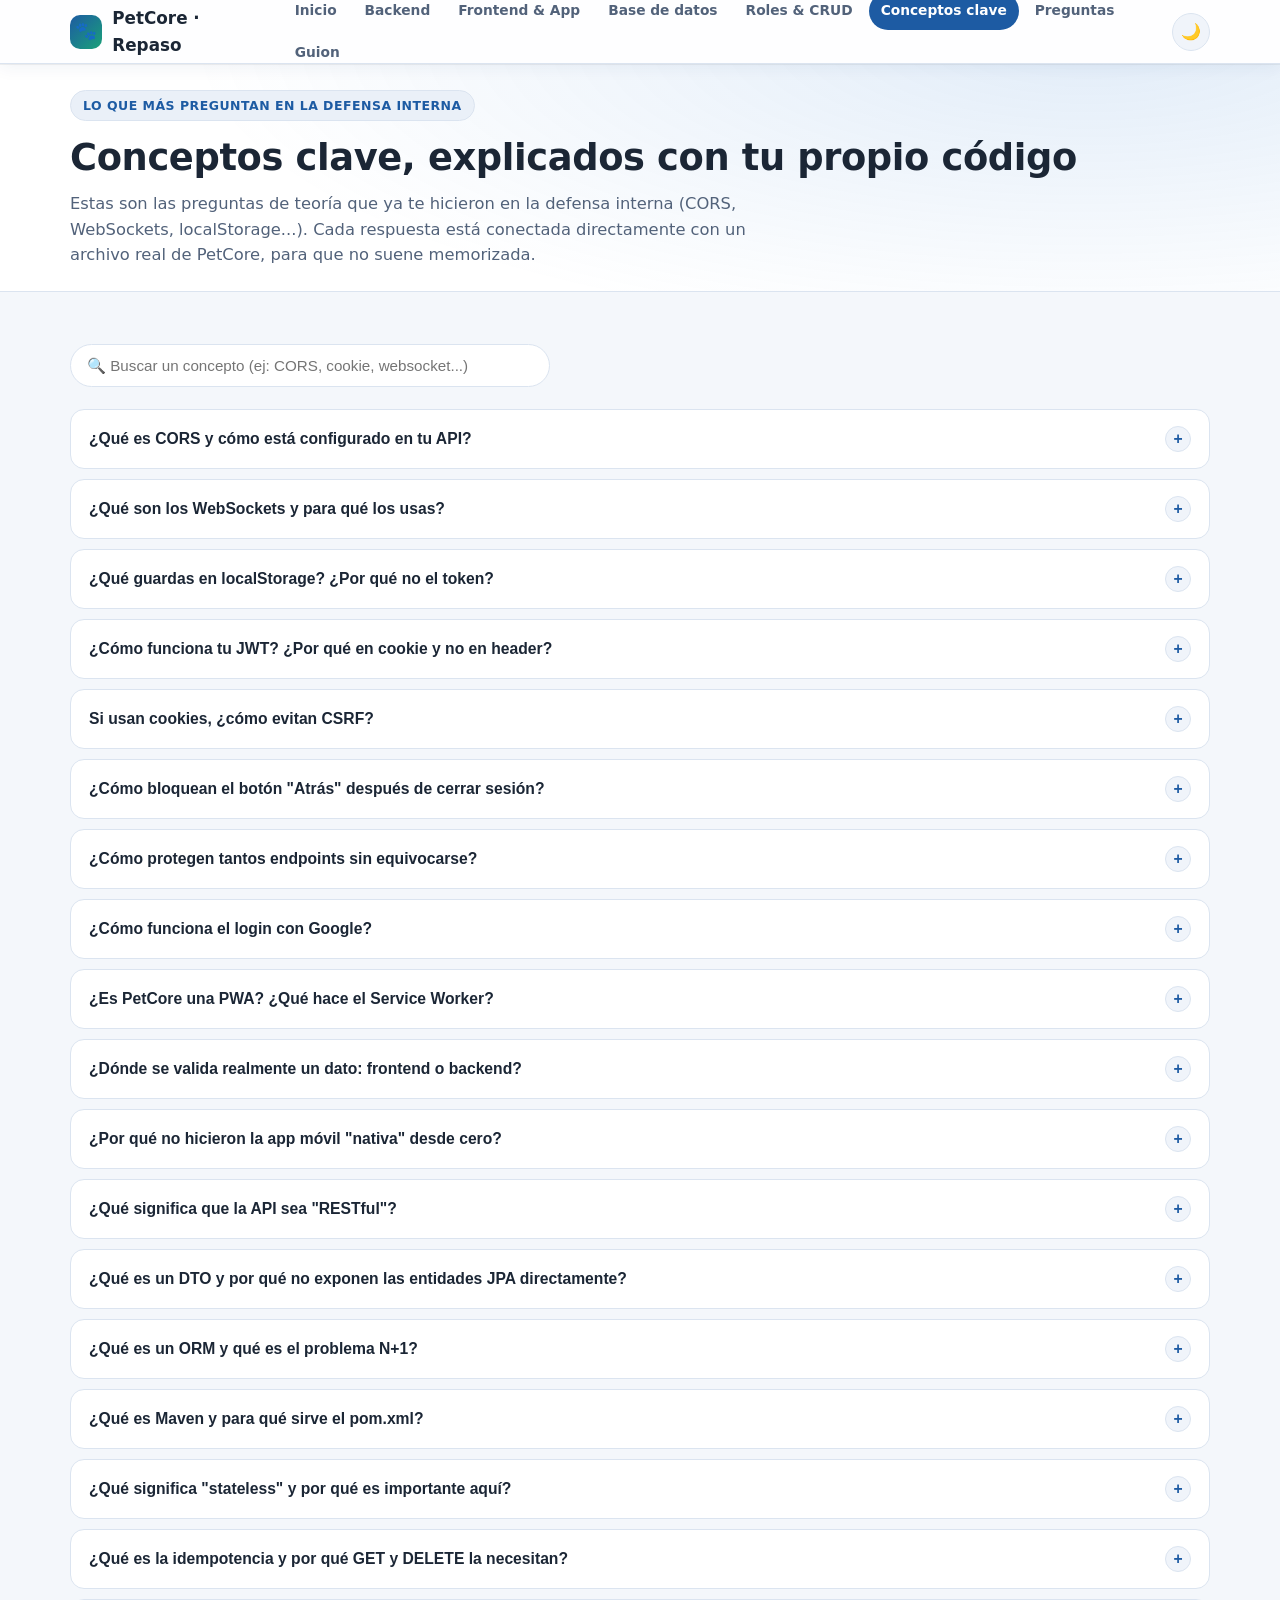
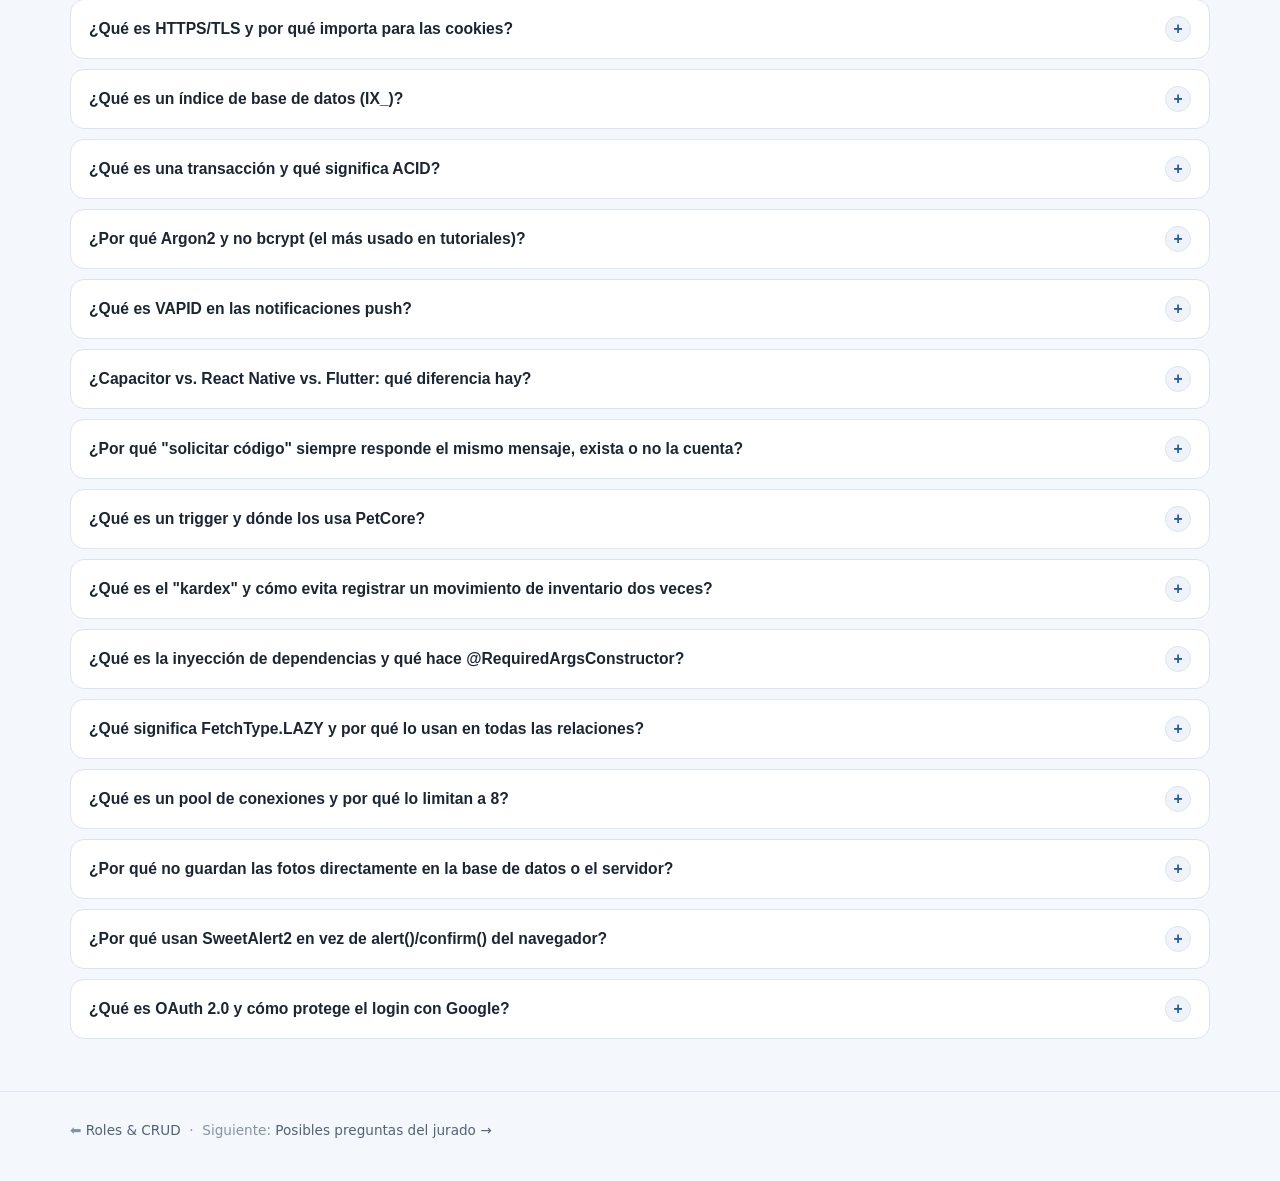
<file: conceptos-clave.html>
<!DOCTYPE html>
<html lang="es">
<head>
<meta charset="UTF-8">
<meta name="viewport" content="width=device-width, initial-scale=1.0">
<title>Conceptos Clave · PetCore Repaso</title>
<link rel="stylesheet" href="css/base.css">
<link rel="stylesheet" href="css/style_conceptos.css">
</head>
<body>

<nav class="nav">
  <div class="nav__inner">
    <a href="index.html" class="nav__marca"><span class="nav__logo">🐾</span> PetCore · Repaso</a>
    <button class="nav__toggle" data-nav-toggle aria-label="Abrir menú" aria-expanded="false">☰</button>
    <ul class="nav__links" data-nav-links>
      <li><a href="index.html">Inicio</a></li>
      <li><a href="arquitectura-backend.html">Backend</a></li>
      <li><a href="arquitectura-frontend.html">Frontend &amp; App</a></li>
      <li><a href="base-datos.html">Base de datos</a></li>
      <li><a href="roles-permisos.html">Roles &amp; CRUD</a></li>
      <li><a href="conceptos-clave.html">Conceptos clave</a></li>
      <li><a href="preguntas-defensa.html">Preguntas</a></li>
      <li><a href="guion-presentacion.html">Guion</a></li>
    </ul>
    <button class="nav__tema" data-tema-toggle aria-label="Cambiar tema">🌙</button>
  </div>
</nav>

<header class="hero-pagina">
  <div class="contenedor">
    <span class="hero-pagina__kicker">Lo que más preguntan en la defensa interna</span>
    <h1>Conceptos clave, explicados con tu propio código</h1>
    <p>Estas son las preguntas de teoría que ya te hicieron en la defensa interna (CORS, WebSockets, localStorage...). Cada respuesta está conectada directamente con un archivo real de PetCore, para que no suene memorizada.</p>
  </div>
</header>

<section class="seccion">
  <div class="contenedor">
    <input type="text" id="buscador-conceptos" class="buscador" placeholder="🔍 Buscar un concepto (ej: CORS, cookie, websocket...)">

    <div class="acordeon" id="acordeon-conceptos">

      <div class="acordeon__item" data-termino="cors origen cross origin">
        <button class="acordeon__pregunta"><span>¿Qué es CORS y cómo está configurado en tu API?</span><span class="acordeon__icono">+</span></button>
        <div class="acordeon__respuesta"><div>
          <p><strong>CORS (Cross-Origin Resource Sharing)</strong> es el mecanismo del navegador que decide si un sitio web (origen A) puede hacer peticiones a una API que vive en otro dominio (origen B). Por defecto el navegador <strong>bloquea</strong> esas peticiones "cruzadas" por seguridad, a menos que el servidor diga explícitamente que las permite.</p>
          <p>En PetCore, el navegador carga el frontend desde <code>vercel.app</code> y ese frontend llama a la API en <code>herokuapp.com</code> — son dominios distintos, así que sin CORS el navegador bloquearía todas las peticiones.</p>
          <p>La configuración vive en <span class="archivo-ref">security/cors/CorsConfig.java</span>: define una lista blanca de orígenes permitidos (Vercel, Heroku, localhost de desarrollo, <code>capacitor://localhost</code> para la app móvil), los métodos HTTP permitidos (GET, POST, PUT, PATCH, DELETE, OPTIONS) y <code>allowCredentials=true</code>, que es obligatorio porque la sesión viaja en una cookie.</p>
          <p class="nota" style="margin-top:10px;">Frase para la defensa: <em>"CORS no es una medida de seguridad contra atacantes — es una política del navegador para que un sitio no use, sin permiso, las credenciales de otro. La seguridad real de quién puede hacer qué la decide Spring Security en el backend, no CORS."</em></p>
        </div></div>
      </div>

      <div class="acordeon__item" data-termino="websocket tiempo real notificaciones">
        <button class="acordeon__pregunta"><span>¿Qué son los WebSockets y para qué los usas?</span><span class="acordeon__icono">+</span></button>
        <div class="acordeon__respuesta"><div>
          <p>HTTP normal es "pregunta-respuesta": el cliente pide, el servidor responde, y la conexión se cierra. Un <strong>WebSocket</strong> abre un canal <em>bidireccional y persistente</em> entre navegador y servidor — ambos pueden enviar mensajes en cualquier momento sin que el cliente tenga que estar preguntando ("polling") cada cierto tiempo.</p>
          <p>PetCore implementa WebSocket <strong>puro</strong> (sin STOMP, sin un broker de mensajes) en <span class="archivo-ref">config/websocket/WebSocketConfig.java</span> + <span class="archivo-ref">EventoWebSocketHandler.java</span>, con un único endpoint <code>/ws</code>. El servidor hace <em>broadcast</em>: cuando pasa algo relevante (nueva cita, nueva notificación), envía un evento JSON <code>{evento, datos}</code> a todas las sesiones conectadas, y el frontend (<code>websocket_service.js</code>) decide a cuáles le interesa reaccionar.</p>
          <p>Se usa para: la <strong>campanita de notificaciones</strong> en tiempo real, el <strong>indicador de conectado/desconectado</strong> en el navbar, y actualizar citas/asistencias sin que el usuario tenga que recargar la página.</p>
        </div></div>
      </div>

      <div class="acordeon__item" data-termino="localstorage sessionstorage cookie almacenamiento">
        <button class="acordeon__pregunta"><span>¿Qué guardas en localStorage? ¿Por qué no el token?</span><span class="acordeon__icono">+</span></button>
        <div class="acordeon__respuesta"><div>
          <p><code>localStorage</code> es un almacenamiento del navegador, por dominio, que persiste aunque se cierre la pestaña — y es <strong>accesible desde cualquier JavaScript que corra en esa página</strong>, incluido código malicioso inyectado por un ataque XSS.</p>
          <p>Por eso PetCore <strong>no guarda el token de sesión en localStorage</strong>. Lo guarda el servidor en una <strong>cookie <code>httpOnly</code></strong> (<code>authToken</code>), que JavaScript <em>no puede leer ni robar</em> aunque exista una vulnerabilidad XSS — solo viaja automáticamente con cada petición al dominio de la API.</p>
          <p>Lo único que sí usa <code>localStorage</code> en PetCore son <strong>preferencias de interfaz sin información sensible</strong>: tema claro/oscuro, animaciones, formato de hora, opacidad de fondo. Si lo robaran, lo peor que pasa es que alguien sepa si prefieres el modo oscuro.</p>
          <p class="nota nota--exito" style="margin-top:10px;">Esta es una de las mejores respuestas que puedes dar en la defensa: demuestra que el equipo entendió el riesgo de XSS y migró a un patrón más seguro a propósito.</p>
        </div></div>
      </div>

      <div class="acordeon__item" data-termino="jwt json web token cookie httponly sesion">
        <button class="acordeon__pregunta"><span>¿Cómo funciona tu JWT? ¿Por qué en cookie y no en header?</span><span class="acordeon__icono">+</span></button>
        <div class="acordeon__respuesta"><div>
          <p>Un <strong>JWT</strong> (JSON Web Token) es un texto firmado digitalmente con 3 partes (header.payload.signature) que contiene información del usuario (en PetCore: id, correo, rol, tipo de cuenta) y una firma que garantiza que nadie lo alteró sin conocer la clave secreta del servidor.</p>
          <p>El patrón típico en tutoriales es mandar el JWT en el header <code>Authorization: Bearer ...</code> y guardarlo en <code>localStorage</code>. PetCore usa un patrón más seguro: el servidor <strong>genera el JWT y lo entrega dentro de una cookie <code>httpOnly</code></strong> (<code>security/jwt/JWTUtils.java</code>, firmado con HMAC-SHA256). Así se combina lo mejor de ambos mundos: el token sigue siendo <em>stateless</em> (el servidor no guarda una tabla de sesiones), pero JavaScript no puede acceder a él.</p>
          <p>Además, implementa <strong>sesión deslizante</strong>: cada request válido renueva la cookie (15 minutos de vida útil), así que un usuario activo nunca se desconecta solo, pero uno inactivo sí expira.</p>
        </div></div>
      </div>

      <div class="acordeon__item" data-termino="csrf cross site request forgery">
        <button class="acordeon__pregunta"><span>Si usan cookies, ¿cómo evitan CSRF?</span><span class="acordeon__icono">+</span></button>
        <div class="acordeon__respuesta"><div>
          <p><strong>CSRF (Cross-Site Request Forgery)</strong> es un ataque donde un sitio malicioso hace que el navegador de la víctima envíe, sin que se dé cuenta, una petición a otra app donde sí tiene sesión activa (aprovechando que las cookies se mandan automáticamente).</p>
          <p>PetCore mitiga esto con varias capas: la cookie <code>authToken</code> se configura con <code>SameSite</code> (restringe cuándo el navegador la envía en peticiones de origen cruzado) y <code>Secure</code> (solo viaja por HTTPS). Además, CORS ya limita qué orígenes pueden siquiera recibir respuesta de la API, y al ser una API JSON pura (no formularios tradicionales que un atacante pueda replicar fácilmente), la superficie de ataque de CSRF clásico se reduce bastante. Por eso el equipo decidió deshabilitar la protección CSRF integrada de Spring Security (pensada para apps con sesiones de formulario) y apoyarse en <code>SameSite</code> + CORS + JWT.</p>
        </div></div>
      </div>

      <div class="acordeon__item" data-termino="boton atras bfcache pageshow historial">
        <button class="acordeon__pregunta"><span>¿Cómo bloquean el botón "Atrás" después de cerrar sesión?</span><span class="acordeon__icono">+</span></button>
        <div class="acordeon__respuesta"><div>
          <p>Cuando navegas "Atrás", muchos navegadores no vuelven a cargar la página desde cero: la restauran desde una caché especial llamada <strong>bfcache</strong> (back-forward cache), con el DOM tal como estaba. Si no se maneja, un usuario podría cerrar sesión, pulsar "Atrás" y ver el dashboard anterior todavía dibujado en pantalla.</p>
          <p>PetCore soluciona esto escuchando el evento <code>pageshow</code> en cada página protegida:</p>
          <pre><code>window.addEventListener("pageshow", (e) => {
  if (e.persisted) location.reload();
});</code></pre>
          <p>La propiedad <code>event.persisted</code> es <code>true</code> solo cuando la página viene del bfcache. Al forzar un <code>reload()</code>, se vuelve a ejecutar el guard de sesión (<code>verificarSesionSync()</code>), que detecta que ya no hay cookie válida y redirige al login.</p>
        </div></div>
      </div>

      <div class="acordeon__item" data-termino="deny by default autorizacion seguridad endpoints">
        <button class="acordeon__pregunta"><span>¿Cómo protegen tantos endpoints sin equivocarse?</span><span class="acordeon__icono">+</span></button>
        <div class="acordeon__respuesta"><div>
          <p>PetCore sigue un patrón de seguridad llamado <strong>"deny by default"</strong> (denegar por defecto): en <code>SecurityConfig.java</code>, cada endpoint tiene que tener una regla explícita de quién puede usarlo, y la <em>última línea de toda la configuración</em> es:</p>
          <pre><code>auth.anyRequest().denyAll();</code></pre>
          <p>Esto significa que si alguien crea un endpoint nuevo y <strong>se olvida</strong> de agregar su regla de autorización, ese endpoint queda bloqueado automáticamente en vez de quedar abierto por accidente. Es la opción contraria (y más segura) a tener una lista negra de rutas prohibidas, donde olvidarse de una ruta significa dejarla expuesta.</p>
        </div></div>
      </div>

      <div class="acordeon__item" data-termino="google oauth login social">
        <button class="acordeon__pregunta"><span>¿Cómo funciona el login con Google?</span><span class="acordeon__icono">+</span></button>
        <div class="acordeon__respuesta"><div>
          <p>Es para los <strong>propietarios de mascotas</strong> en la app móvil (no para el personal). El flujo: el plugin <code>SocialLogin</code> de Capacitor abre el selector de cuentas de Google en el dispositivo, Google devuelve un <strong>ID Token</strong> firmado por Google, y ese token se manda al backend.</p>
          <p>En el servidor, <span class="archivo-ref">auth/google/GoogleTokenVerifier.java</span> usa la librería oficial <code>google-api-client</code> para <strong>verificar la firma del token directamente con los servidores de Google</strong> (nunca se confía ciegamente en lo que manda el cliente). Si es válido, PetCore crea o vincula el <code>PropietariosEntity</code> usando el <code>pro_google_id</code>, y emite su propia cookie <code>authTokenPropietario</code> igual que en un login normal.</p>
        </div></div>
      </div>

      <div class="acordeon__item" data-termino="service worker push notification pwa">
        <button class="acordeon__pregunta"><span>¿Es PetCore una PWA? ¿Qué hace el Service Worker?</span><span class="acordeon__icono">+</span></button>
        <div class="acordeon__respuesta"><div>
          <p>Parcialmente. <code>sw.js</code> no implementa cacheo de assets estáticos (no es "offline-first" como una PWA completa) — su única función es recibir y mostrar <strong>notificaciones push del navegador</strong>: escucha el evento <code>push</code>, parsea el payload JSON que manda el backend (firmado con claves VAPID vía la librería <code>web-push</code>) y llama a <code>showNotification</code>.</p>
          <p>Esto es distinto del <strong>push nativo de la app móvil</strong>, que usa Firebase Cloud Messaging (dependencia <code>firebase-admin</code> en el backend) — son dos canales de entrega separados para dos plataformas distintas, pero conceptualmente cumplen el mismo propósito: avisar al usuario aunque no tenga la pestaña/app abierta.</p>
        </div></div>
      </div>

      <div class="acordeon__item" data-termino="validacion bean validation dto backend frontend">
        <button class="acordeon__pregunta"><span>¿Dónde se valida realmente un dato: frontend o backend?</span><span class="acordeon__icono">+</span></button>
        <div class="acordeon__respuesta"><div>
          <p><strong>En ambos, con propósitos distintos.</strong> El frontend valida (HTML5 <code>required</code>/<code>type</code>/<code>pattern</code> + JavaScript) para dar <strong>feedback inmediato</strong> al usuario sin esperar un viaje al servidor — pero esa validación se puede saltar fácilmente (herramientas de desarrollador, Postman, un script).</p>
          <p>Por eso la validación que realmente <strong>garantiza la integridad de los datos</strong> ocurre en el backend, con anotaciones de Bean Validation en los DTO (<code>@NotBlank</code>, <code>@Email</code>, <code>@Pattern</code>, <code>@Past</code>) y el <code>GlobalExceptionHandler</code> que convierte cualquier fallo de validación en una respuesta 400 clara. <strong>La regla de oro: nunca confiar en que el dato ya viene validado solo porque pasó por el frontend.</strong></p>
        </div></div>
      </div>

      <div class="acordeon__item" data-termino="capacitor app movil webview hibrida nativa">
        <button class="acordeon__pregunta"><span>¿Por qué no hicieron la app móvil "nativa" desde cero?</span><span class="acordeon__icono">+</span></button>
        <div class="acordeon__respuesta"><div>
          <p>PetCore usa <strong>Capacitor</strong>, un framework que toma una app web (el mismo HTML/CSS/JS del frontend, sin frameworks) y la empaqueta dentro de un <strong>WebView nativo</strong>, dándole acceso a APIs del dispositivo (cámara, almacenamiento, notificaciones push nativas) mediante plugins.</p>
          <p>Ventaja principal: <strong>un solo código fuente para web y móvil</strong> — cualquier corrección o nueva funcionalidad en las páginas HTML/CSS/JS se refleja en ambas plataformas sin duplicar trabajo. Lo que sí es 100% nativo son los <em>plugins</em>: notificaciones push, acceso al sistema de archivos, compartir, status bar — esos sí usan APIs reales de Android/iOS.</p>
        </div></div>
      </div>

      <div class="acordeon__item" data-termino="rest api restful arquitectura">
        <button class="acordeon__pregunta"><span>¿Qué significa que la API sea "RESTful"?</span><span class="acordeon__icono">+</span></button>
        <div class="acordeon__respuesta"><div>
          <p><strong>REST</strong> (Representational State Transfer) es un estilo de arquitectura para APIs que organiza todo alrededor de <strong>recursos</strong> (sustantivos: <code>/api/mascotas</code>, <code>/api/citas</code>) en vez de acciones (verbos), y usa los métodos HTTP para expresar la operación: <code>GET</code> para leer, <code>POST</code> para crear, <code>PUT</code>/<code>PATCH</code> para actualizar, <code>DELETE</code> para eliminar.</p>
          <p>PetCore sigue este estilo en todos sus 51 módulos: cada controller expone rutas como <code>/api/mascotas/{id}</code> y el verbo HTTP determina qué hace, en vez de tener rutas como <code>/api/obtenerMascota</code> o <code>/api/borrarMascota</code>. Además es <strong>stateless</strong> (cada petición trae toda la información necesaria, el servidor no recuerda peticiones anteriores), otro principio clave de REST.</p>
        </div></div>
      </div>

      <div class="acordeon__item" data-termino="dto entidad entity separacion">
        <button class="acordeon__pregunta"><span>¿Qué es un DTO y por qué no exponen las entidades JPA directamente?</span><span class="acordeon__icono">+</span></button>
        <div class="acordeon__respuesta"><div>
          <p>Un <strong>DTO</strong> (Data Transfer Object) es un objeto simple que define exactamente qué datos viajan entre el frontend y la API — distinto de la <strong>entidad JPA</strong>, que representa la tabla completa de la base de datos con todas sus relaciones.</p>
          <p>Exponer la entidad directamente sería peligroso y poco práctico: podría filtrar campos sensibles (como el hash de la contraseña, si no se marca con cuidado), arrastrar relaciones completas innecesarias (ej. traer todos los expedientes de una mascota solo por pedir su nombre) y acoplar la estructura de la base de datos directamente a lo que ve el cliente. Por eso cada módulo de PetCore tiene su propio <code>dto/</code> separado de su <code>entity/</code>, con Bean Validation aplicada solo en el DTO.</p>
        </div></div>
      </div>

      <div class="acordeon__item" data-termino="orm hibernate n+1 batch fetch">
        <button class="acordeon__pregunta"><span>¿Qué es un ORM y qué es el problema N+1?</span><span class="acordeon__icono">+</span></button>
        <div class="acordeon__respuesta"><div>
          <p>Un <strong>ORM</strong> (Object-Relational Mapping) como <strong>Hibernate</strong> traduce automáticamente entre objetos Java y filas de una tabla SQL, para no tener que escribir SQL a mano para cada operación. El problema <strong>N+1</strong> es un error de rendimiento clásico: si cargas una lista de 50 mascotas y luego, por cada una, Hibernate hace una consulta aparte para traer su propietario, terminas con 1 consulta inicial + 50 consultas adicionales (51 en total) en vez de una sola consulta optimizada.</p>
          <p>PetCore lo mitiga configurando <code>hibernate.default_batch_fetch_size=50</code> en <code>application.properties</code>, que agrupa esas consultas adicionales en lotes en vez de hacerlas una por una — el comentario del propio archivo menciona explícitamente el caso de <code>CitasEntity.serviciosCita</code> como motivo de este ajuste.</p>
        </div></div>
      </div>

      <div class="acordeon__item" data-termino="maven pom dependencias gestor">
        <button class="acordeon__pregunta"><span>¿Qué es Maven y para qué sirve el pom.xml?</span><span class="acordeon__icono">+</span></button>
        <div class="acordeon__respuesta"><div>
          <p><strong>Maven</strong> es el gestor de dependencias y herramienta de construcción (build) para proyectos Java. El <code>pom.xml</code> ("Project Object Model") declara qué librerías externas necesita el proyecto (Spring Boot, JWT, Oracle driver, etc.) con su versión exacta, y Maven se encarga de descargarlas, resolver conflictos entre ellas, compilar el código y empaquetarlo en el <code>.jar</code> ejecutable que termina corriendo en Heroku.</p>
          <p>Sin Maven, el equipo tendría que descargar manualmente cada librería y sus dependencias transitivas — con ~16 dependencias directas en PetCore, eso sería inmanejable a mano.</p>
        </div></div>
      </div>

      <div class="acordeon__item" data-termino="stateless stateful sesion servidor">
        <button class="acordeon__pregunta"><span>¿Qué significa "stateless" y por qué es importante aquí?</span><span class="acordeon__icono">+</span></button>
        <div class="acordeon__respuesta"><div>
          <p>Un servidor <strong>stateless</strong> no guarda información de una petición para la siguiente — cada request debe traer todo lo que el servidor necesita saber (en PetCore, el JWT dentro de la cookie). Lo opuesto es <strong>stateful</strong>, donde el servidor mantiene una tabla de sesiones activas en memoria o base de datos.</p>
          <p>Ser stateless es clave para PetCore porque Heroku puede reiniciar el dyno en cualquier momento (y perder toda la memoria) o, en teoría, correr múltiples instancias — un diseño stateful perdería las sesiones activas en cualquiera de esos casos, mientras que el JWT sigue siendo válido sin importar qué instancia del servidor lo reciba, porque la validación depende solo de la firma criptográfica, no de un estado guardado.</p>
        </div></div>
      </div>

      <div class="acordeon__item" data-termino="metodos http idempotencia get post put delete">
        <button class="acordeon__pregunta"><span>¿Qué es la idempotencia y por qué GET y DELETE la necesitan?</span><span class="acordeon__icono">+</span></button>
        <div class="acordeon__respuesta"><div>
          <p>Una operación es <strong>idempotente</strong> si hacerla una vez o cien veces produce el mismo resultado final. <code>GET</code> (leer) y <code>DELETE</code> (eliminar) deben ser idempotentes: pedir el mismo recurso dos veces no debería cambiar nada, y eliminar el mismo registro dos veces debería dejar el sistema en el mismo estado que eliminarlo una sola vez (la segunda vez simplemente ya no existe). <code>PUT</code> también es idempotente (reemplaza el recurso completo con los mismos datos), pero <code>POST</code> (crear) <strong>no</strong> lo es — llamarlo dos veces crea dos registros distintos.</p>
          <p>Por qué importa: el interceptor de reintentos de PetCore (<code>fetch_con_credenciales.js</code>) solo reintenta automáticamente peticiones <code>GET</code>/<code>HEAD</code> ante errores de red — nunca reintenta un <code>POST</code> automáticamente, precisamente para no arriesgarse a crear un registro duplicado si la primera petición sí llegó a procesarse pero la respuesta se perdió en el camino.</p>
        </div></div>
      </div>

      <div class="acordeon__item" data-termino="https tls cifrado transito secure">
        <button class="acordeon__pregunta"><span>¿Qué es HTTPS/TLS y por qué importa para las cookies?</span><span class="acordeon__icono">+</span></button>
        <div class="acordeon__respuesta"><div>
          <p><strong>HTTPS</strong> es HTTP cifrado mediante <strong>TLS</strong> (Transport Layer Security): toda la comunicación entre el navegador y el servidor viaja encriptada, de modo que alguien espiando la red (por ejemplo en un WiFi público) no puede leer ni modificar los datos en tránsito.</p>
          <p>Es especialmente importante para la cookie <code>authToken</code>: tiene el atributo <strong>Secure</strong>, que le dice al navegador "nunca envíes esta cookie por una conexión HTTP sin cifrar". Vercel y Heroku sirven el sitio y la API por HTTPS por defecto, así que esa condición siempre se cumple en producción — sin TLS, aunque la cookie sea <code>httpOnly</code>, viajaría en texto plano y cualquiera en la misma red podría leerla.</p>
        </div></div>
      </div>

      <div class="acordeon__item" data-termino="indice base de datos ix performance consulta">
        <button class="acordeon__pregunta"><span>¿Qué es un índice de base de datos (IX_)?</span><span class="acordeon__icono">+</span></button>
        <div class="acordeon__respuesta"><div>
          <p>Un índice es una estructura auxiliar que la base de datos mantiene para encontrar filas rápidamente sin tener que revisar la tabla completa fila por fila — funciona de forma parecida al índice de un libro: en vez de leer todas las páginas buscando un tema, el índice te dice directamente dónde está.</p>
          <p>En PetCore, las llaves primarias y únicas (<code>PK_</code>, <code>UQ_</code>) generan índices automáticamente en Oracle, y las convenciones del proyecto reservan el prefijo <code>IX_</code> para índices adicionales creados a propósito en columnas que se consultan muy seguido pero no son llave (por ejemplo, buscar citas por fecha). Sin índices, una tabla con miles de expedientes clínicos se volvería progresivamente más lenta de consultar a medida que crece.</p>
        </div></div>
      </div>

      <div class="acordeon__item" data-termino="transaccion acid atomicidad consistencia">
        <button class="acordeon__pregunta"><span>¿Qué es una transacción y qué significa ACID?</span><span class="acordeon__icono">+</span></button>
        <div class="acordeon__respuesta"><div>
          <p>Una <strong>transacción</strong> agrupa varias operaciones de base de datos para que se ejecuten como una sola unidad: o se completan <em>todas</em>, o no se aplica <em>ninguna</em>. Por ejemplo, registrar una venta en farmacia implica insertar en <code>TBL_VENTAS</code>, insertar en <code>TBL_DETALLE_VENTA</code> y descontar stock en <code>TBL_MOVIMIENTO_INVENTARIO</code> — si el descuento de stock fallara a mitad de camino, la transacción completa se revierte (<em>rollback</em>) para no dejar una venta registrada sin su movimiento de inventario correspondiente.</p>
          <p><strong>ACID</strong> son las cuatro garantías que debe cumplir: <strong>A</strong>tomicidad (todo o nada), <strong>C</strong>onsistencia (nunca deja la base de datos en un estado inválido), <strong>I</strong>solación (transacciones simultáneas no se interfieren entre sí) y <strong>D</strong>urabilidad (una vez confirmada, sobrevive incluso a un apagón). Spring maneja esto con la anotación <code>@Transactional</code> en los services.</p>
        </div></div>
      </div>

      <div class="acordeon__item" data-termino="argon2 bcrypt comparacion hashing algoritmo">
        <button class="acordeon__pregunta"><span>¿Por qué Argon2 y no bcrypt (el más usado en tutoriales)?</span><span class="acordeon__icono">+</span></button>
        <div class="acordeon__respuesta"><div>
          <p>Ambos son algoritmos diseñados específicamente para hashear contraseñas (lentos a propósito, con "salt" integrado para que dos contraseñas iguales no den el mismo hash). La diferencia principal es que <strong>Argon2</strong> es más reciente (ganador de la Password Hashing Competition 2015) y está diseñado para ser costoso también en <strong>memoria</strong>, no solo en tiempo de CPU — eso lo hace más resistente a ataques que usan hardware especializado (GPUs, ASICs) para probar millones de contraseñas en paralelo, algo a lo que bcrypt es más vulnerable al depender solo de costo de CPU.</p>
        </div></div>
      </div>

      <div class="acordeon__item" data-termino="vapid web push voluntary application">
        <button class="acordeon__pregunta"><span>¿Qué es VAPID en las notificaciones push?</span><span class="acordeon__icono">+</span></button>
        <div class="acordeon__respuesta"><div>
          <p><strong>VAPID</strong> (Voluntary Application Server Identification) es un estándar que permite que un servidor se identifique ante los servicios push de los navegadores (Chrome, Firefox) sin depender de una cuenta propietaria de cada navegador. PetCore genera un par de claves VAPID (pública/privada): la <strong>pública</strong> se expone en un endpoint abierto (<code>/api/push/vapid-public-key</code>) para que el navegador del usuario se suscriba, y la <strong>privada</strong> la usa el backend (librería <code>web-push</code>, con BouncyCastle para el cifrado ECDH) para firmar cada notificación antes de enviarla — así el navegador puede confirmar que la notificación realmente viene del servidor de PetCore y no de un tercero.</p>
        </div></div>
      </div>

      <div class="acordeon__item" data-termino="capacitor react native flutter comparacion framework movil">
        <button class="acordeon__pregunta"><span>¿Capacitor vs. React Native vs. Flutter: qué diferencia hay?</span><span class="acordeon__icono">+</span></button>
        <div class="acordeon__respuesta"><div>
          <p>Los tres resuelven "una app para Android y iOS con un solo código", pero de formas muy distintas: <strong>Flutter</strong> y <strong>React Native</strong> compilan a componentes de interfaz nativos reales (o casi), requieren aprender su propio framework (Dart o React) y reescribir toda la interfaz desde cero. <strong>Capacitor</strong>, en cambio, no reemplaza la interfaz — toma la app web que ya existe (HTML/CSS/JS, tal como la pide esta rúbrica) y la ejecuta dentro de un WebView nativo, exponiendo plugins para acceder a funciones del dispositivo.</p>
          <p>Para PetCore esto significó poder <strong>reutilizar el 100% del frontend web</strong> para la app móvil sin aprender ni mantener un stack completamente aparte — el costo es que el rendimiento de la interfaz depende del motor WebView del sistema operativo, en vez de ser un componente nativo puro.</p>
        </div></div>
      </div>

      <div class="acordeon__item" data-termino="enumeracion usuarios respuesta generica dui registro cuenta">
        <button class="acordeon__pregunta"><span>¿Por qué "solicitar código" siempre responde el mismo mensaje, exista o no la cuenta?</span><span class="acordeon__icono">+</span></button>
        <div class="acordeon__respuesta"><div>
          <p>Se llama <strong>ataque de enumeración de usuarios</strong>: si un sistema responde distinto según si un correo/DUI existe o no ("ese DUI no está registrado" vs. "código enviado"), un atacante puede usar esa diferencia para averiguar, probando miles de valores, quiénes son clientes reales de la clínica — sin siquiera intentar entrar a una cuenta.</p>
          <p>PetCore evita esto en dos flujos que comparten el mismo patrón: la <strong>recuperación de contraseña</strong> y el <strong>autoregistro de propietarios por DUI</strong> (<code>POST /api/auth/registro/propietario/solicitar</code>). En ambos, el endpoint responde <em>siempre</em> el mismo mensaje genérico ("si corresponde a un cliente, te enviamos un código") sin importar si el DUI/correo existe en la base de datos — la diferencia solo la nota quien de verdad recibió el correo.</p>
          <p class="nota" style="margin-top:10px;">Frase para la defensa: <em>"No es que no validemos el DUI — sí lo validamos y sí mandamos el código solo si corresponde a un cliente real. Lo que no hacemos es decírselo a quien pregunta, para no convertir el formulario en una forma de averiguar quién es cliente de la clínica."</em></p>
        </div></div>
      </div>

      <div class="acordeon__item" data-termino="trigger base de datos regla de negocio oracle">
        <button class="acordeon__pregunta"><span>¿Qué es un trigger y dónde los usa PetCore?</span><span class="acordeon__icono">+</span></button>
        <div class="acordeon__respuesta"><div>
          <p>Un <strong>trigger</strong> es código que la propia base de datos ejecuta automáticamente cuando ocurre un evento (INSERT, UPDATE, DELETE) sobre una tabla — sin que ninguna aplicación tenga que pedirlo explícitamente. Es una forma de que ciertas reglas de negocio se cumplan <em>siempre</em>, incluso si alguien inserta datos directamente por SQL sin pasar por la API.</p>
          <p>PetCore tiene varios triggers reales en el script de base de datos: <code>TRG_HOSPITALIZACION_CHECK_CAPACITY</code> rechaza un nuevo ingreso si ya se alcanzó el límite de capacidad configurado en <code>TBL_CFG_SISTEMA</code>; <code>TRG_PROD_INSERTAR_STOCK_MIN</code> asigna automáticamente el stock mínimo/alerta de un producto nuevo si no se especifica; y <code>TRG_DETALLE_VENTA_STOCK</code> descuenta el inventario y registra el movimiento en el <em>kardex</em> (<code>TBL_MOVIMIENTO_INVENTARIO</code>) cada vez que se confirma una venta, automáticamente.</p>
          <p class="nota" style="margin-top:10px;">Buena respuesta si preguntan "¿y si alguien modifica el stock directo en la base de datos, se descuadra todo?": <em>"No, porque ese trigger corre sin importar si el cambio vino de la API o de una consulta SQL directa — la regla vive en la base de datos, no solo en el backend."</em></p>
        </div></div>
      </div>

      <div class="acordeon__item" data-termino="kardex package oracle procedimiento almacenado">
        <button class="acordeon__pregunta"><span>¿Qué es el "kardex" y cómo evita registrar un movimiento de inventario dos veces?</span><span class="acordeon__icono">+</span></button>
        <div class="acordeon__respuesta"><div>
          <p>El <strong>kardex</strong> es el historial cronológico de todos los movimientos de un producto en inventario (entradas por compra, salidas por venta, ajustes manuales) — cada fila de <code>TBL_MOVIMIENTO_INVENTARIO</code> es un movimiento. El reto técnico: si una venta descuenta el stock <em>y además</em> dispara un trigger que también registra el movimiento, se podría duplicar el registro.</p>
          <p>PetCore lo resuelve con un <strong>package de Oracle</strong> (<code>PKG_KARDEX_CTX</code>) que mantiene una bandera en memoria de sesión (<code>g_omitir</code>): mientras un trigger de documento (venta/compra) está actualizando el stock, activa la bandera para que un segundo trigger más genérico no vuelva a registrar el mismo movimiento por duplicado. Es un patrón de control de concurrencia a nivel de base de datos, no solo de aplicación.</p>
        </div></div>
      </div>

      <div class="acordeon__item" data-termino="inyeccion de dependencias dependency injection requiredargsconstructor lombok">
        <button class="acordeon__pregunta"><span>¿Qué es la inyección de dependencias y qué hace @RequiredArgsConstructor?</span><span class="acordeon__icono">+</span></button>
        <div class="acordeon__respuesta"><div>
          <p>La <strong>inyección de dependencias</strong> es un patrón donde una clase no crea sus propias dependencias (ej. un controller no hace <code>new CitasService()</code>), sino que Spring se las "inyecta" automáticamente al crear el objeto. Esto facilita las pruebas (se puede inyectar una versión falsa en un test) y desacopla las clases entre sí.</p>
          <p>PetCore usa <strong>inyección por constructor</strong> en casi todas sus clases, generada automáticamente con la anotación de Lombok <code>@RequiredArgsConstructor</code>: crea un constructor con un parámetro por cada campo <code>final</code> de la clase, y Spring llena esos parámetros solo. Es la forma recomendada actualmente (en vez de <code>@Autowired</code> directo en el campo) porque hace explícitas las dependencias y permite que los campos sean inmutables (<code>final</code>).</p>
        </div></div>
      </div>

      <div class="acordeon__item" data-termino="lazy eager fetch type jpa carga perezosa">
        <button class="acordeon__pregunta"><span>¿Qué significa FetchType.LAZY y por qué lo usan en todas las relaciones?</span><span class="acordeon__icono">+</span></button>
        <div class="acordeon__respuesta"><div>
          <p>Cuando una entidad JPA tiene una relación con otra (ej. una Mascota tiene un Propietario), Hibernate puede cargar esa relación de dos formas: <strong>EAGER</strong> (la trae siempre, aunque no se use) o <strong>LAZY</strong> (solo la trae si el código realmente accede a ella). PetCore usa <code>fetch = FetchType.LAZY</code> en prácticamente todas sus relaciones <code>@ManyToOne</code>/<code>@OneToMany</code>.</p>
          <p>La razón: con 51 entidades fuertemente relacionadas, cargar todo EAGER por defecto significaría que pedir una sola mascota podría arrastrar en cascada su propietario, sus citas, sus expedientes, los servicios de esas citas... una consulta pequeña se volvería gigante sin que el desarrollador lo note. LAZY obliga a ser explícito sobre qué datos relacionados se necesitan en cada caso.</p>
        </div></div>
      </div>

      <div class="acordeon__item" data-termino="hikaricp pool de conexiones base de datos">
        <button class="acordeon__pregunta"><span>¿Qué es un pool de conexiones y por qué lo limitan a 8?</span><span class="acordeon__icono">+</span></button>
        <div class="acordeon__respuesta"><div>
          <p>Abrir una conexión nueva a la base de datos en cada petición es lento (negociar la conexión, autenticar, etc.). Un <strong>pool de conexiones</strong> mantiene un grupo de conexiones ya abiertas y listas, que la aplicación "toma prestadas" y devuelve en vez de crear una desde cero cada vez. PetCore usa <strong>HikariCP</strong> (el pool por defecto de Spring Boot), configurado con un máximo de <strong>8 conexiones</strong>.</p>
          <p>Ese número bajo no es arbitrario: Oracle Cloud en el plan gratuito/Autonomous limita cuántas sesiones concurrentes acepta, y Heroku en el plan económico también limita memoria — 8 conexiones es suficiente para el tráfico esperado sin agotar esos límites compartidos.</p>
        </div></div>
      </div>

      <div class="acordeon__item" data-termino="cloudinary imagenes almacenamiento nube">
        <button class="acordeon__pregunta"><span>¿Por qué no guardan las fotos directamente en la base de datos o el servidor?</span><span class="acordeon__icono">+</span></button>
        <div class="acordeon__respuesta"><div>
          <p>Guardar imágenes como datos binarios (<code>BLOB</code>) en Oracle infla rápidamente el tamaño de la base de datos y hace las consultas más lentas; guardarlas en el disco del servidor de Heroku tampoco funciona bien porque el sistema de archivos de un dyno es <strong>efímero</strong> — se borra cada vez que el dyno se reinicia o duerme.</p>
          <p>PetCore usa <strong>Cloudinary</strong>, un servicio externo especializado en almacenar y servir imágenes: la API sube la foto, Cloudinary la guarda en su propia infraestructura (con CDN incluido) y devuelve una URL pública. La base de datos solo guarda esa URL y el ID de Cloudinary (<code>EMP_FOTO_PERFIL_URL</code>, <code>EMP_FOTO_PERFIL_CLOUDINARY_ID</code>), no la imagen en sí.</p>
        </div></div>
      </div>

      <div class="acordeon__item" data-termino="sweetalert2 alert confirm nativo navegador">
        <button class="acordeon__pregunta"><span>¿Por qué usan SweetAlert2 en vez de alert()/confirm() del navegador?</span><span class="acordeon__icono">+</span></button>
        <div class="acordeon__respuesta"><div>
          <p>Los diálogos nativos del navegador (<code>alert()</code>, <code>confirm()</code>) son funciones <strong>bloqueantes</strong> (congelan toda la página hasta que el usuario responde), no se pueden personalizar visualmente, y se ven inconsistentes entre navegadores — además, cualquier script puede dispararlos en bucle para molestar al usuario, por lo que los navegadores modernos los tratan con desconfianza.</p>
          <p>PetCore usa <strong>SweetAlert2</strong> en todo el sistema: alertas de éxito/error, confirmaciones antes de eliminar un registro, y los "Toast" pequeños de notificación — todos con el estilo visual de PetCore, no el diálogo genérico gris del sistema operativo.</p>
        </div></div>
      </div>

      <div class="acordeon__item" data-termino="oauth2 google login protocolo autorizacion">
        <button class="acordeon__pregunta"><span>¿Qué es OAuth 2.0 y cómo protege el login con Google?</span><span class="acordeon__icono">+</span></button>
        <div class="acordeon__respuesta"><div>
          <p><strong>OAuth 2.0</strong> es el protocolo estándar que permite que una app (PetCore) confirme la identidad de un usuario a través de un tercero de confianza (Google) <strong>sin que PetCore nunca vea ni guarde la contraseña de Google</strong> del usuario. El navegador habla directamente con Google, y Google le entrega a PetCore solo un token firmado que certifica quién es el usuario.</p>
          <p>Por eso <code>GoogleTokenVerifier.java</code> no hace login contra Google — solo <strong>verifica la firma</strong> del ID Token que ya llegó, usando las claves públicas de Google, para confirmar que no fue falsificado. Si alguien intentara enviar un token inventado, la verificación de firma fallaría inmediatamente.</p>
        </div></div>
      </div>

    </div>

    <p id="sin-resultados" class="nota" style="display:none;margin-top:16px;">No se encontró ningún concepto con ese término. Prueba con otra palabra.</p>
  </div>
</section>

<footer class="pie">
  <div class="contenedor">
    ⬅ <a href="roles-permisos.html">Roles &amp; CRUD</a> &nbsp;·&nbsp; Siguiente: <a href="preguntas-defensa.html">Posibles preguntas del jurado →</a>
  </div>
</footer>

<button class="volver-arriba" data-volver-arriba aria-label="Volver arriba">↑</button>

<script src="js/base.js"></script>
<script src="js/script_conceptos.js"></script>
</body>
</html>
</file>
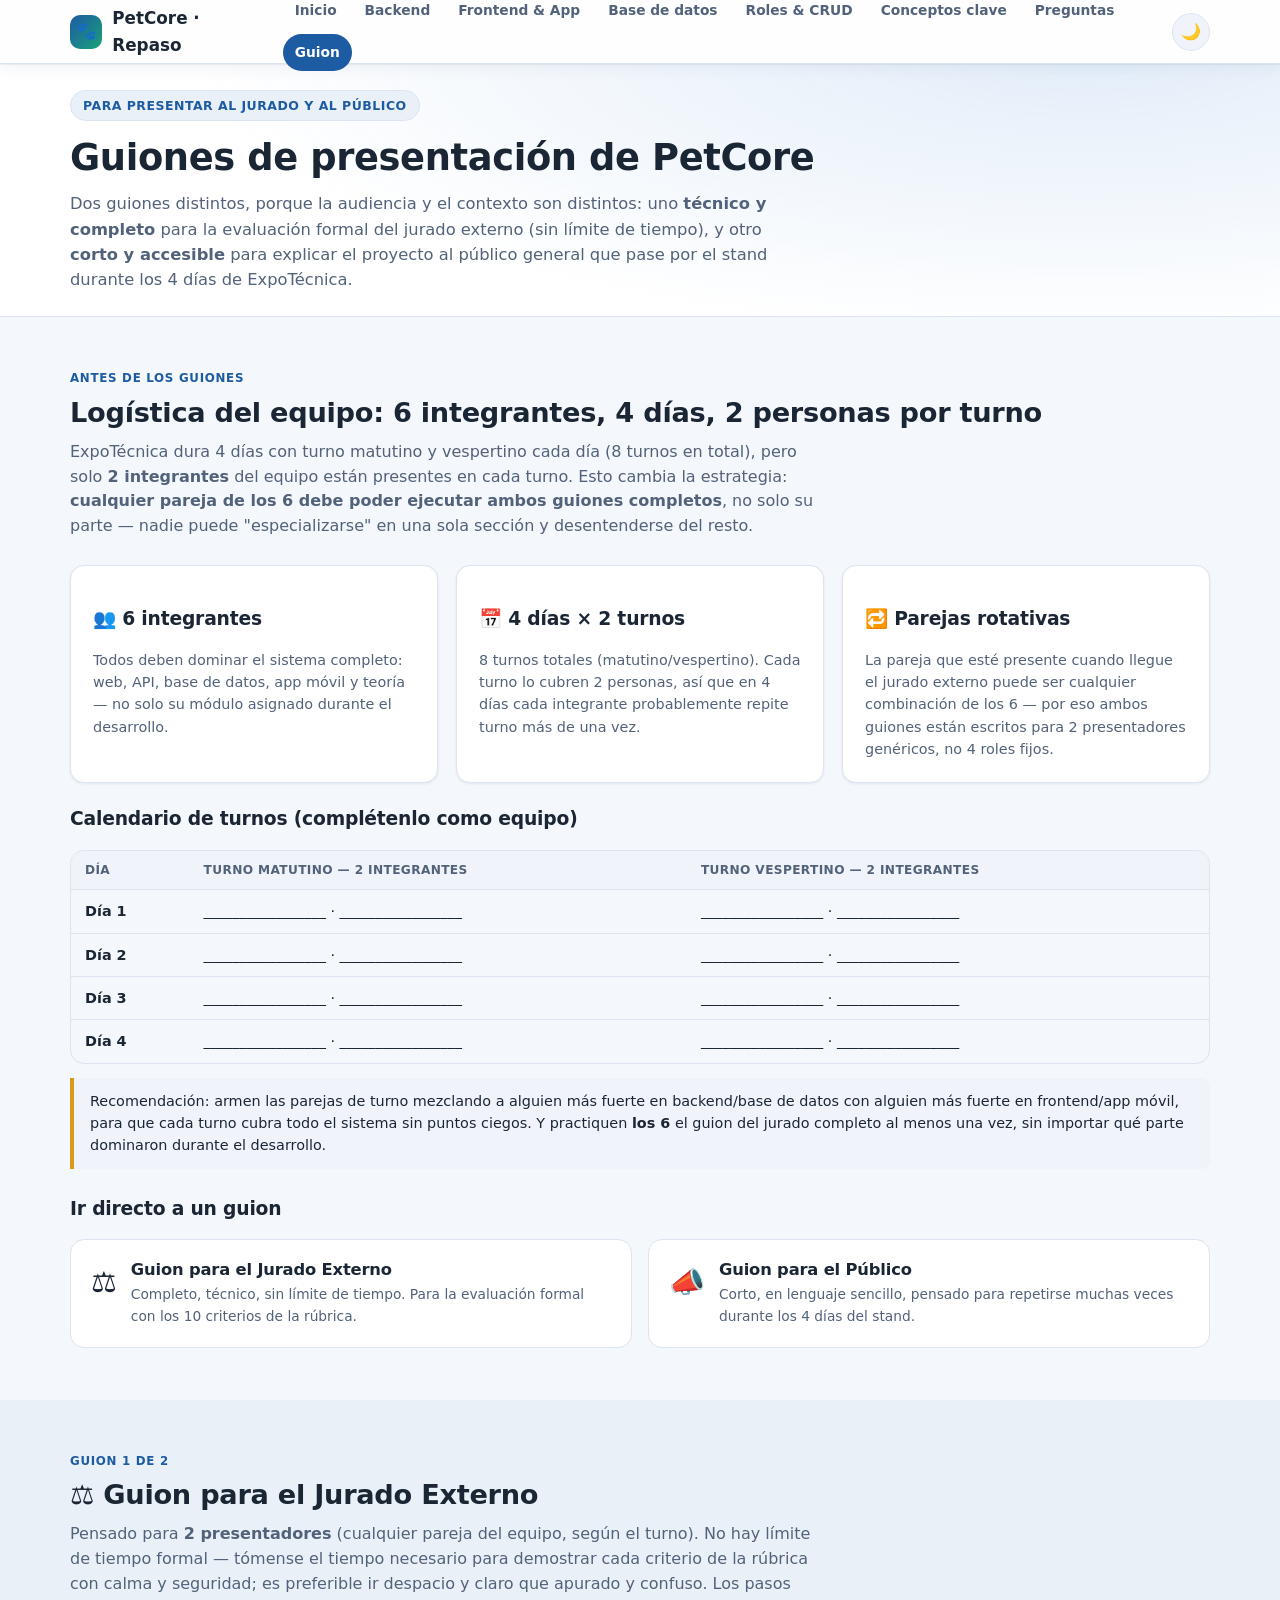
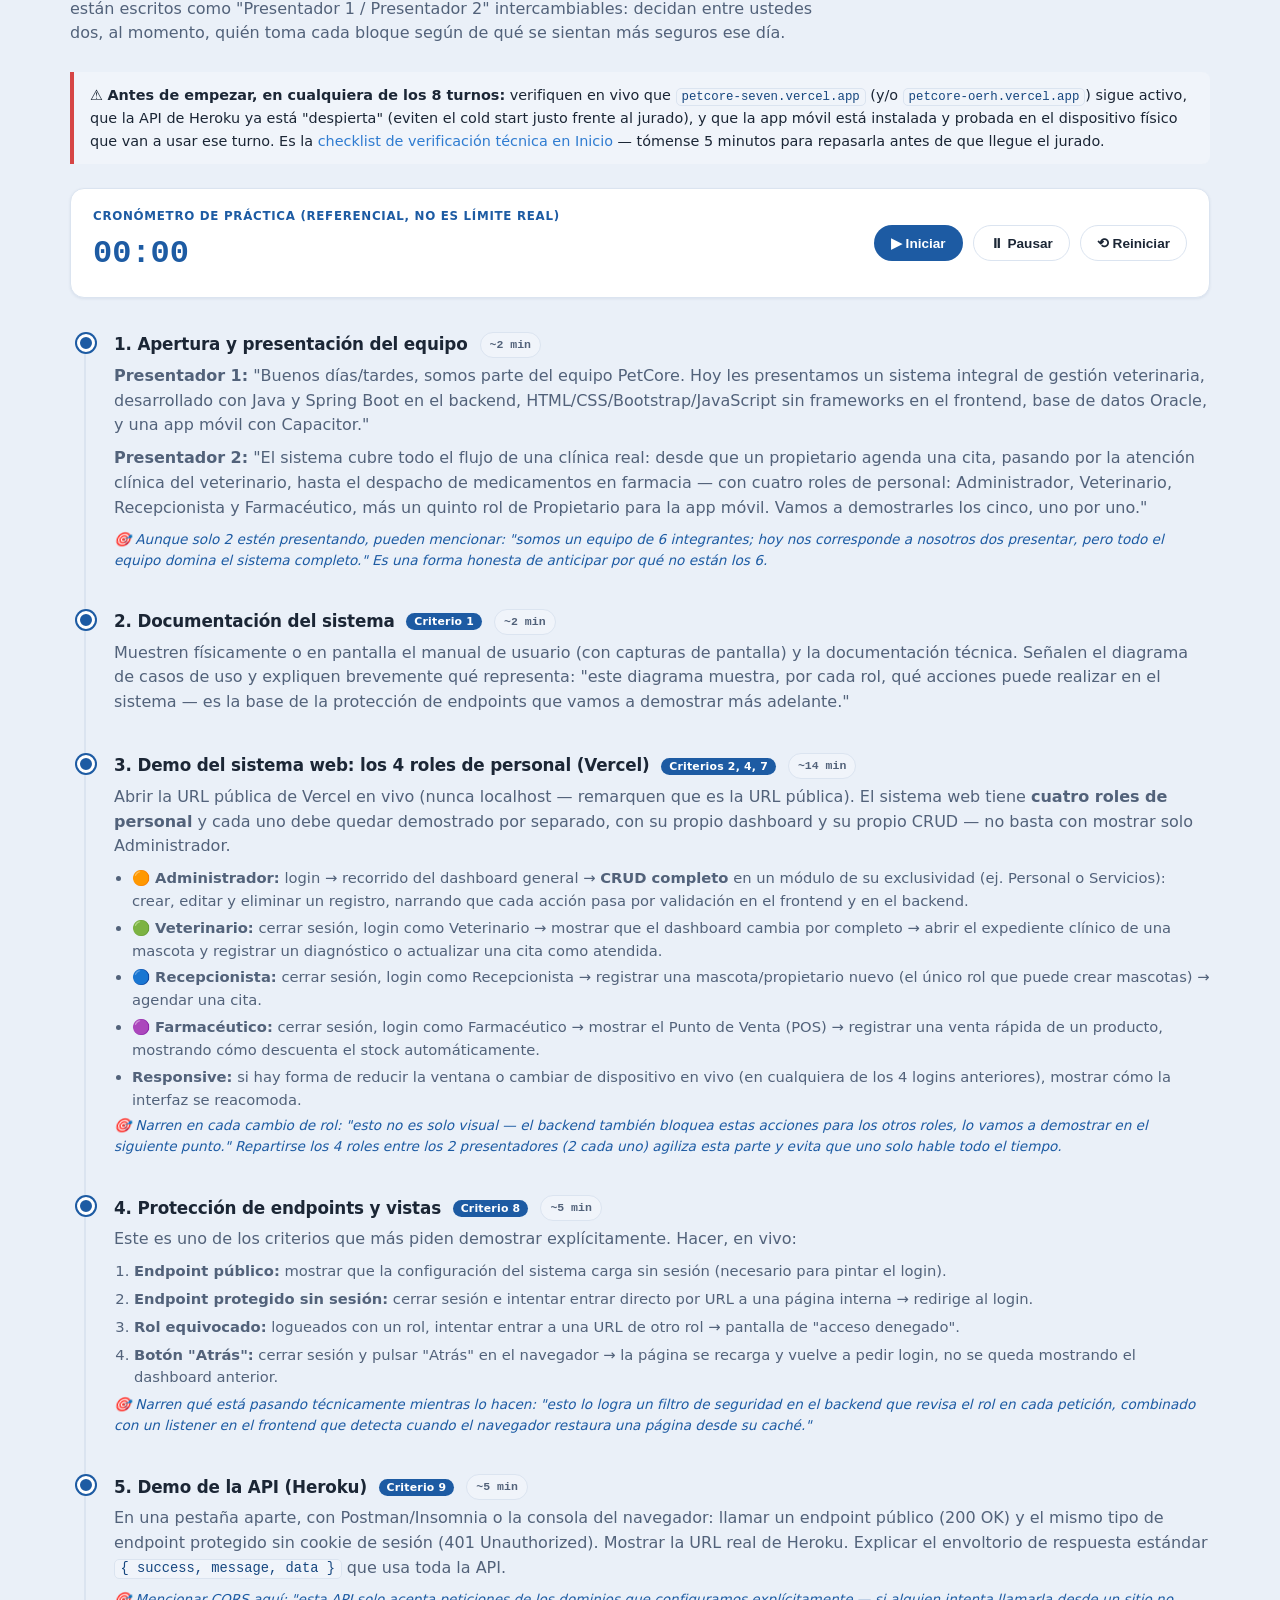
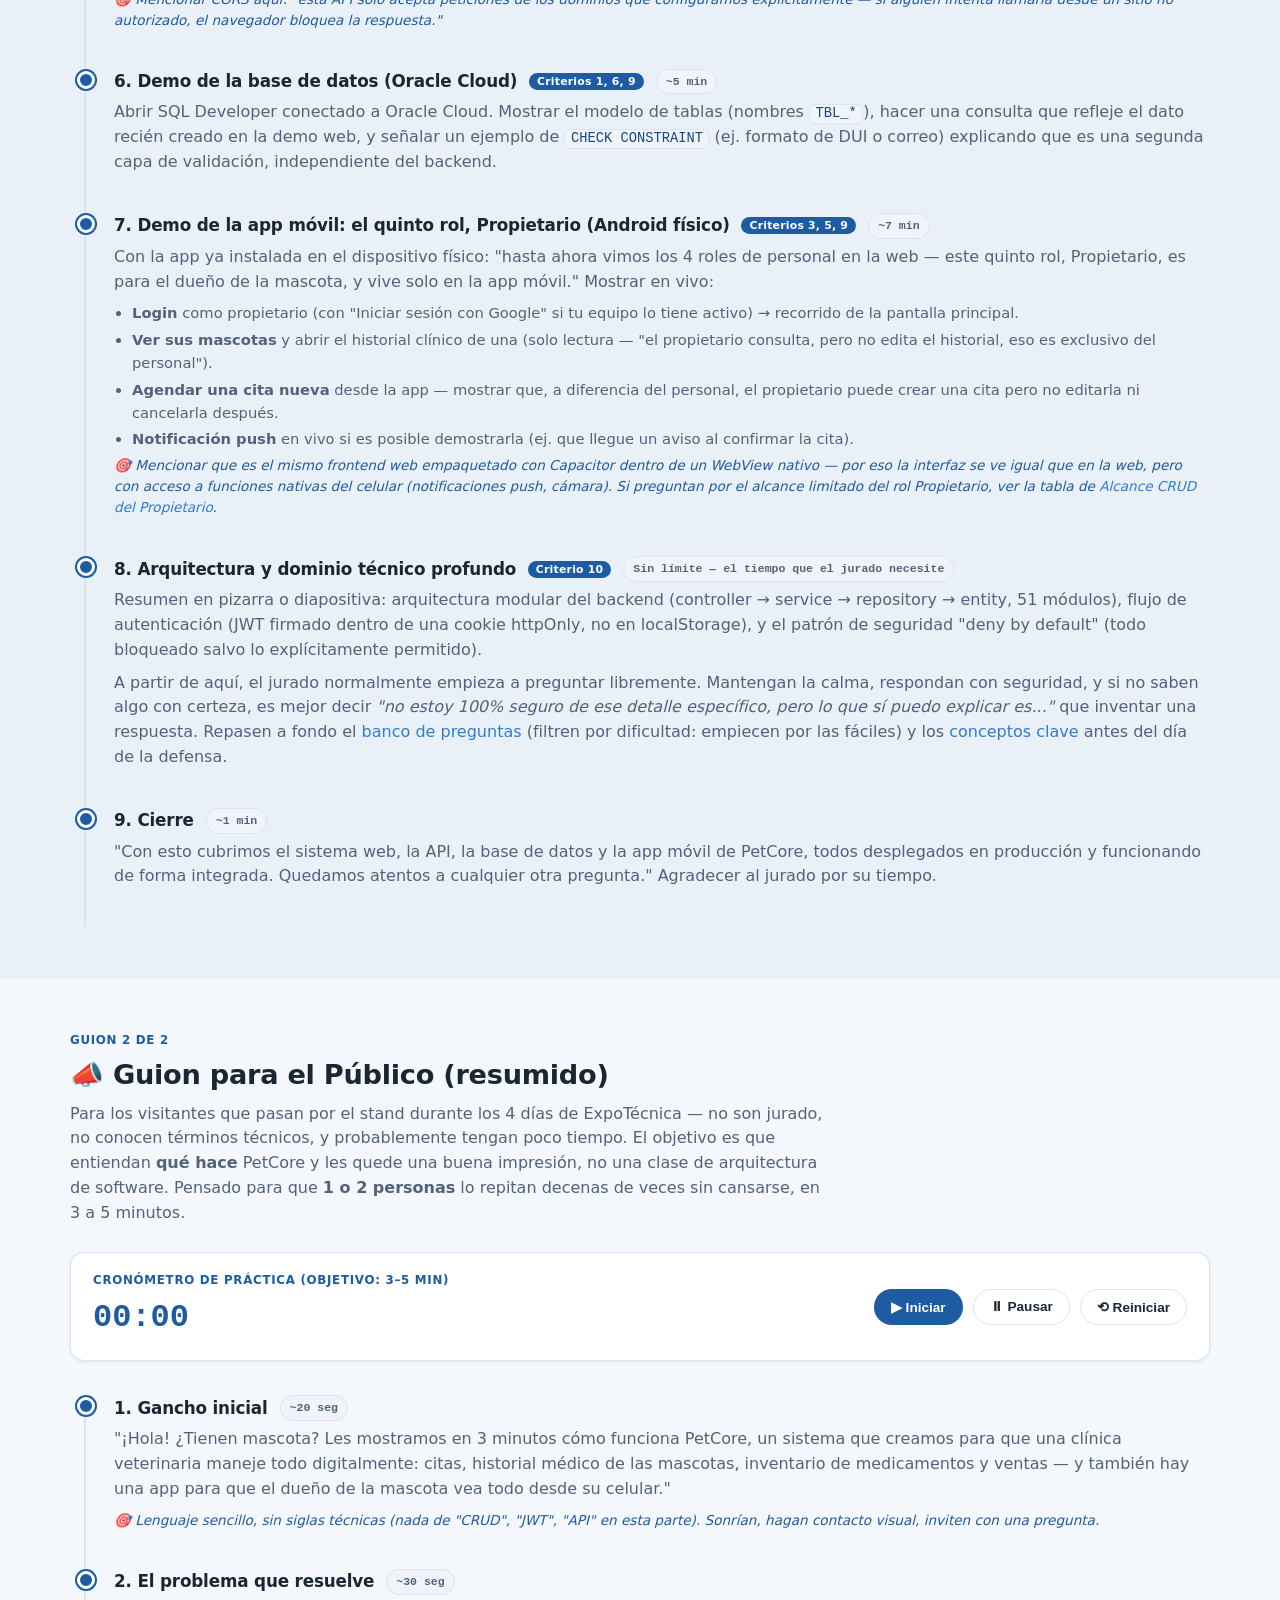
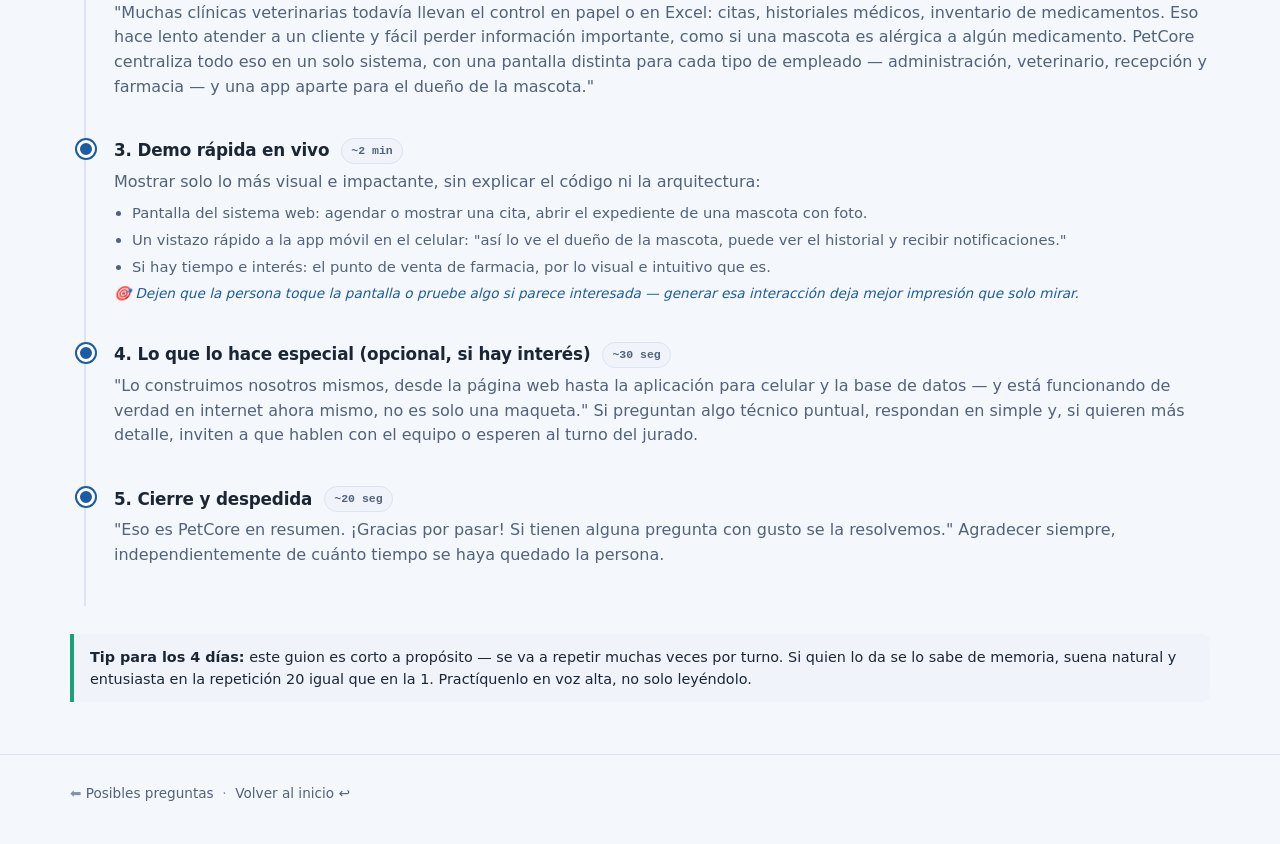
<file: guion-presentacion.html>
<!DOCTYPE html>
<html lang="es">
<head>
<meta charset="UTF-8">
<meta name="viewport" content="width=device-width, initial-scale=1.0">
<title>Guion de Presentación · PetCore Repaso</title>
<link rel="stylesheet" href="css/base.css">
<link rel="stylesheet" href="css/style_guion.css">
</head>
<body>

<nav class="nav">
  <div class="nav__inner">
    <a href="index.html" class="nav__marca"><span class="nav__logo">🐾</span> PetCore · Repaso</a>
    <button class="nav__toggle" data-nav-toggle aria-label="Abrir menú" aria-expanded="false">☰</button>
    <ul class="nav__links" data-nav-links>
      <li><a href="index.html">Inicio</a></li>
      <li><a href="arquitectura-backend.html">Backend</a></li>
      <li><a href="arquitectura-frontend.html">Frontend &amp; App</a></li>
      <li><a href="base-datos.html">Base de datos</a></li>
      <li><a href="roles-permisos.html">Roles &amp; CRUD</a></li>
      <li><a href="conceptos-clave.html">Conceptos clave</a></li>
      <li><a href="preguntas-defensa.html">Preguntas</a></li>
      <li><a href="guion-presentacion.html">Guion</a></li>
    </ul>
    <button class="nav__tema" data-tema-toggle aria-label="Cambiar tema">🌙</button>
  </div>
</nav>

<header class="hero-pagina">
  <div class="contenedor">
    <span class="hero-pagina__kicker">Para presentar al jurado y al público</span>
    <h1>Guiones de presentación de PetCore</h1>
    <p>Dos guiones distintos, porque la audiencia y el contexto son distintos: uno <strong>técnico y completo</strong> para la evaluación formal del jurado externo (sin límite de tiempo), y otro <strong>corto y accesible</strong> para explicar el proyecto al público general que pase por el stand durante los 4 días de ExpoTécnica.</p>
  </div>
</header>

<!-- ============ Logística del equipo ============ -->
<section class="seccion" id="logistica">
  <div class="contenedor">
    <p class="etiqueta-seccion">Antes de los guiones</p>
    <h2 class="titulo-seccion">Logística del equipo: 6 integrantes, 4 días, 2 personas por turno</h2>
    <p class="sub-seccion">ExpoTécnica dura 4 días con turno matutino y vespertino cada día (8 turnos en total), pero solo <strong>2 integrantes</strong> del equipo están presentes en cada turno. Esto cambia la estrategia: <strong>cualquier pareja de los 6 debe poder ejecutar ambos guiones completos</strong>, no solo su parte — nadie puede "especializarse" en una sola sección y desentenderse del resto.</p>

    <div class="rejilla rejilla--3" style="margin-bottom:24px;">
      <div class="tarjeta">
        <h3>👥 6 integrantes</h3>
        <p style="color:var(--texto-suave);font-size:.9rem;margin:0;">Todos deben dominar el sistema completo: web, API, base de datos, app móvil y teoría — no solo su módulo asignado durante el desarrollo.</p>
      </div>
      <div class="tarjeta">
        <h3>📅 4 días × 2 turnos</h3>
        <p style="color:var(--texto-suave);font-size:.9rem;margin:0;">8 turnos totales (matutino/vespertino). Cada turno lo cubren 2 personas, así que en 4 días cada integrante probablemente repite turno más de una vez.</p>
      </div>
      <div class="tarjeta">
        <h3>🔁 Parejas rotativas</h3>
        <p style="color:var(--texto-suave);font-size:.9rem;margin:0;">La pareja que esté presente cuando llegue el jurado externo puede ser cualquier combinación de los 6 — por eso ambos guiones están escritos para 2 presentadores genéricos, no 4 roles fijos.</p>
      </div>
    </div>

    <h3>Calendario de turnos (complétenlo como equipo)</h3>
    <div class="tabla-wrap">
      <table>
        <thead><tr><th>Día</th><th>Turno matutino — 2 integrantes</th><th>Turno vespertino — 2 integrantes</th></tr></thead>
        <tbody>
          <tr><td><strong>Día 1</strong></td><td>_________________ · _________________</td><td>_________________ · _________________</td></tr>
          <tr><td><strong>Día 2</strong></td><td>_________________ · _________________</td><td>_________________ · _________________</td></tr>
          <tr><td><strong>Día 3</strong></td><td>_________________ · _________________</td><td>_________________ · _________________</td></tr>
          <tr><td><strong>Día 4</strong></td><td>_________________ · _________________</td><td>_________________ · _________________</td></tr>
        </tbody>
      </table>
    </div>
    <div class="nota nota--ambar" style="margin-top:14px;">Recomendación: armen las parejas de turno mezclando a alguien más fuerte en backend/base de datos con alguien más fuerte en frontend/app móvil, para que cada turno cubra todo el sistema sin puntos ciegos. Y practiquen <strong>los 6</strong> el guion del jurado completo al menos una vez, sin importar qué parte dominaron durante el desarrollo.</div>

    <h3 style="margin-top:28px;">Ir directo a un guion</h3>
    <div class="selector-guion">
      <a href="#guion-jurado" class="tarjeta-guion tarjeta-guion--jurado">
        <span class="tarjeta-guion__icono">⚖️</span>
        <div>
          <h4>Guion para el Jurado Externo</h4>
          <p>Completo, técnico, sin límite de tiempo. Para la evaluación formal con los 10 criterios de la rúbrica.</p>
        </div>
      </a>
      <a href="#guion-publico" class="tarjeta-guion tarjeta-guion--publico">
        <span class="tarjeta-guion__icono">📣</span>
        <div>
          <h4>Guion para el Público</h4>
          <p>Corto, en lenguaje sencillo, pensado para repetirse muchas veces durante los 4 días del stand.</p>
        </div>
      </a>
    </div>
  </div>
</section>

<!-- ============================================================ -->
<!-- ====================  GUION: JURADO EXTERNO  ================ -->
<!-- ============================================================ -->
<section class="seccion seccion--alt" id="guion-jurado">
  <div class="contenedor">
    <p class="etiqueta-seccion">Guion 1 de 2</p>
    <h2 class="titulo-seccion">⚖️ Guion para el Jurado Externo</h2>
    <p class="sub-seccion">Pensado para <strong>2 presentadores</strong> (cualquier pareja del equipo, según el turno). No hay límite de tiempo formal — tómense el tiempo necesario para demostrar cada criterio de la rúbrica con calma y seguridad; es preferible ir despacio y claro que apurado y confuso. Los pasos están escritos como "Presentador 1 / Presentador 2" intercambiables: decidan entre ustedes dos, al momento, quién toma cada bloque según de qué se sientan más seguros ese día.</p>

    <div class="nota nota--alerta" style="margin-bottom:24px;">
      ⚠️ <strong>Antes de empezar, en cualquiera de los 8 turnos:</strong> verifiquen en vivo que <code>petcore-seven.vercel.app</code> (y/o <code>petcore-oerh.vercel.app</code>) sigue activo, que la API de Heroku ya está "despierta" (eviten el cold start justo frente al jurado), y que la app móvil está instalada y probada en el dispositivo físico que van a usar ese turno. Es la <a href="index.html#verificacion-previa">checklist de verificación técnica en Inicio</a> — tómense 5 minutos para repasarla antes de que llegue el jurado.
    </div>

    <div class="temporizador-wrap">
      <div>
        <p class="etiqueta-seccion" style="margin-bottom:4px;">Cronómetro de práctica (referencial, no es límite real)</p>
        <span id="reloj-jurado" class="reloj">00:00</span>
      </div>
      <div class="temporizador-botones">
        <button class="btn btn-primario" data-reloj-iniciar="reloj-jurado">▶ Iniciar</button>
        <button class="btn btn-fantasma" data-reloj-pausar="reloj-jurado">⏸ Pausar</button>
        <button class="btn btn-fantasma" data-reloj-reiniciar="reloj-jurado">⟲ Reiniciar</button>
      </div>
    </div>

    <div class="timeline guion-timeline">

      <div class="timeline__paso">
        <span class="timeline__punto"></span>
        <div class="paso-cabecera"><h3>1. Apertura y presentación del equipo</h3><span class="chip-tiempo">~2 min</span></div>
        <p><strong>Presentador 1:</strong> "Buenos días/tardes, somos parte del equipo PetCore. Hoy les presentamos un sistema integral de gestión veterinaria, desarrollado con Java y Spring Boot en el backend, HTML/CSS/Bootstrap/JavaScript sin frameworks en el frontend, base de datos Oracle, y una app móvil con Capacitor."</p>
        <p><strong>Presentador 2:</strong> "El sistema cubre todo el flujo de una clínica real: desde que un propietario agenda una cita, pasando por la atención clínica del veterinario, hasta el despacho de medicamentos en farmacia — con cuatro roles de personal: Administrador, Veterinario, Recepcionista y Farmacéutico, más un quinto rol de Propietario para la app móvil. Vamos a demostrarles los cinco, uno por uno."</p>
        <p class="indicacion">🎯 Aunque solo 2 estén presentando, pueden mencionar: "somos un equipo de 6 integrantes; hoy nos corresponde a nosotros dos presentar, pero todo el equipo domina el sistema completo." Es una forma honesta de anticipar por qué no están los 6.</p>
      </div>

      <div class="timeline__paso">
        <span class="timeline__punto"></span>
        <div class="paso-cabecera"><h3>2. Documentación del sistema <span class="chip-criterio">Criterio 1</span></h3><span class="chip-tiempo">~2 min</span></div>
        <p>Muestren físicamente o en pantalla el manual de usuario (con capturas de pantalla) y la documentación técnica. Señalen el diagrama de casos de uso y expliquen brevemente qué representa: "este diagrama muestra, por cada rol, qué acciones puede realizar en el sistema — es la base de la protección de endpoints que vamos a demostrar más adelante."</p>
      </div>

      <div class="timeline__paso">
        <span class="timeline__punto"></span>
        <div class="paso-cabecera"><h3>3. Demo del sistema web: los 4 roles de personal (Vercel) <span class="chip-criterio">Criterios 2, 4, 7</span></h3><span class="chip-tiempo">~14 min</span></div>
        <p>Abrir la URL pública de Vercel en vivo (nunca localhost — remarquen que es la URL pública). El sistema web tiene <strong>cuatro roles de personal</strong> y cada uno debe quedar demostrado por separado, con su propio dashboard y su propio CRUD — no basta con mostrar solo Administrador.</p>
        <ul class="lista-indicaciones">
          <li><strong>🟠 Administrador:</strong> login → recorrido del dashboard general → <strong>CRUD completo</strong> en un módulo de su exclusividad (ej. Personal o Servicios): crear, editar y eliminar un registro, narrando que cada acción pasa por validación en el frontend y en el backend.</li>
          <li><strong>🟢 Veterinario:</strong> cerrar sesión, login como Veterinario → mostrar que el dashboard cambia por completo → abrir el expediente clínico de una mascota y registrar un diagnóstico o actualizar una cita como atendida.</li>
          <li><strong>🔵 Recepcionista:</strong> cerrar sesión, login como Recepcionista → registrar una mascota/propietario nuevo (el único rol que puede crear mascotas) → agendar una cita.</li>
          <li><strong>🟣 Farmacéutico:</strong> cerrar sesión, login como Farmacéutico → mostrar el Punto de Venta (POS) → registrar una venta rápida de un producto, mostrando cómo descuenta el stock automáticamente.</li>
          <li><strong>Responsive:</strong> si hay forma de reducir la ventana o cambiar de dispositivo en vivo (en cualquiera de los 4 logins anteriores), mostrar cómo la interfaz se reacomoda.</li>
        </ul>
        <p class="indicacion">🎯 Narren en cada cambio de rol: "esto no es solo visual — el backend también bloquea estas acciones para los otros roles, lo vamos a demostrar en el siguiente punto." Repartirse los 4 roles entre los 2 presentadores (2 cada uno) agiliza esta parte y evita que uno solo hable todo el tiempo.</p>
      </div>

      <div class="timeline__paso">
        <span class="timeline__punto"></span>
        <div class="paso-cabecera"><h3>4. Protección de endpoints y vistas <span class="chip-criterio">Criterio 8</span></h3><span class="chip-tiempo">~5 min</span></div>
        <p>Este es uno de los criterios que más piden demostrar explícitamente. Hacer, en vivo:</p>
        <ol>
          <li><strong>Endpoint público:</strong> mostrar que la configuración del sistema carga sin sesión (necesario para pintar el login).</li>
          <li><strong>Endpoint protegido sin sesión:</strong> cerrar sesión e intentar entrar directo por URL a una página interna → redirige al login.</li>
          <li><strong>Rol equivocado:</strong> logueados con un rol, intentar entrar a una URL de otro rol → pantalla de "acceso denegado".</li>
          <li><strong>Botón "Atrás":</strong> cerrar sesión y pulsar "Atrás" en el navegador → la página se recarga y vuelve a pedir login, no se queda mostrando el dashboard anterior.</li>
        </ol>
        <p class="indicacion">🎯 Narren qué está pasando técnicamente mientras lo hacen: "esto lo logra un filtro de seguridad en el backend que revisa el rol en cada petición, combinado con un listener en el frontend que detecta cuando el navegador restaura una página desde su caché."</p>
      </div>

      <div class="timeline__paso">
        <span class="timeline__punto"></span>
        <div class="paso-cabecera"><h3>5. Demo de la API (Heroku) <span class="chip-criterio">Criterio 9</span></h3><span class="chip-tiempo">~5 min</span></div>
        <p>En una pestaña aparte, con Postman/Insomnia o la consola del navegador: llamar un endpoint público (200 OK) y el mismo tipo de endpoint protegido sin cookie de sesión (401 Unauthorized). Mostrar la URL real de Heroku. Explicar el envoltorio de respuesta estándar <code>{ success, message, data }</code> que usa toda la API.</p>
        <p class="indicacion">🎯 Mencionar CORS aquí: "esta API solo acepta peticiones de los dominios que configuramos explícitamente — si alguien intenta llamarla desde un sitio no autorizado, el navegador bloquea la respuesta."</p>
      </div>

      <div class="timeline__paso">
        <span class="timeline__punto"></span>
        <div class="paso-cabecera"><h3>6. Demo de la base de datos (Oracle Cloud) <span class="chip-criterio">Criterios 1, 6, 9</span></h3><span class="chip-tiempo">~5 min</span></div>
        <p>Abrir SQL Developer conectado a Oracle Cloud. Mostrar el modelo de tablas (nombres <code>TBL_*</code>), hacer una consulta que refleje el dato recién creado en la demo web, y señalar un ejemplo de <code>CHECK CONSTRAINT</code> (ej. formato de DUI o correo) explicando que es una segunda capa de validación, independiente del backend.</p>
      </div>

      <div class="timeline__paso">
        <span class="timeline__punto"></span>
        <div class="paso-cabecera"><h3>7. Demo de la app móvil: el quinto rol, Propietario (Android físico) <span class="chip-criterio">Criterios 3, 5, 9</span></h3><span class="chip-tiempo">~7 min</span></div>
        <p>Con la app ya instalada en el dispositivo físico: "hasta ahora vimos los 4 roles de personal en la web — este quinto rol, Propietario, es para el dueño de la mascota, y vive solo en la app móvil." Mostrar en vivo:</p>
        <ul class="lista-indicaciones">
          <li><strong>Login</strong> como propietario (con "Iniciar sesión con Google" si tu equipo lo tiene activo) → recorrido de la pantalla principal.</li>
          <li><strong>Ver sus mascotas</strong> y abrir el historial clínico de una (solo lectura — "el propietario consulta, pero no edita el historial, eso es exclusivo del personal").</li>
          <li><strong>Agendar una cita nueva</strong> desde la app — mostrar que, a diferencia del personal, el propietario puede crear una cita pero no editarla ni cancelarla después.</li>
          <li><strong>Notificación push</strong> en vivo si es posible demostrarla (ej. que llegue un aviso al confirmar la cita).</li>
        </ul>
        <p class="indicacion">🎯 Mencionar que es el mismo frontend web empaquetado con Capacitor dentro de un WebView nativo — por eso la interfaz se ve igual que en la web, pero con acceso a funciones nativas del celular (notificaciones push, cámara). Si preguntan por el alcance limitado del rol Propietario, ver la tabla de <a href="roles-permisos.html#propietario-movil">Alcance CRUD del Propietario</a>.</p>
      </div>

      <div class="timeline__paso">
        <span class="timeline__punto"></span>
        <div class="paso-cabecera"><h3>8. Arquitectura y dominio técnico profundo <span class="chip-criterio">Criterio 10</span></h3><span class="chip-tiempo">Sin límite — el tiempo que el jurado necesite</span></div>
        <p>Resumen en pizarra o diapositiva: arquitectura modular del backend (controller → service → repository → entity, 51 módulos), flujo de autenticación (JWT firmado dentro de una cookie httpOnly, no en localStorage), y el patrón de seguridad "deny by default" (todo bloqueado salvo lo explícitamente permitido).</p>
        <p>A partir de aquí, el jurado normalmente empieza a preguntar libremente. Mantengan la calma, respondan con seguridad, y si no saben algo con certeza, es mejor decir <em>"no estoy 100% seguro de ese detalle específico, pero lo que sí puedo explicar es..."</em> que inventar una respuesta. Repasen a fondo el <a href="preguntas-defensa.html">banco de preguntas</a> (filtren por dificultad: empiecen por las fáciles) y los <a href="conceptos-clave.html">conceptos clave</a> antes del día de la defensa.</p>
      </div>

      <div class="timeline__paso">
        <span class="timeline__punto"></span>
        <div class="paso-cabecera"><h3>9. Cierre</h3><span class="chip-tiempo">~1 min</span></div>
        <p>"Con esto cubrimos el sistema web, la API, la base de datos y la app móvil de PetCore, todos desplegados en producción y funcionando de forma integrada. Quedamos atentos a cualquier otra pregunta." Agradecer al jurado por su tiempo.</p>
      </div>

    </div>
  </div>
</section>

<!-- ============================================================ -->
<!-- =====================  GUION: PÚBLICO  ====================== -->
<!-- ============================================================ -->
<section class="seccion" id="guion-publico">
  <div class="contenedor">
    <p class="etiqueta-seccion">Guion 2 de 2</p>
    <h2 class="titulo-seccion">📣 Guion para el Público (resumido)</h2>
    <p class="sub-seccion">Para los visitantes que pasan por el stand durante los 4 días de ExpoTécnica — no son jurado, no conocen términos técnicos, y probablemente tengan poco tiempo. El objetivo es que entiendan <strong>qué hace</strong> PetCore y les quede una buena impresión, no una clase de arquitectura de software. Pensado para que <strong>1 o 2 personas</strong> lo repitan decenas de veces sin cansarse, en 3 a 5 minutos.</p>

    <div class="temporizador-wrap">
      <div>
        <p class="etiqueta-seccion" style="margin-bottom:4px;">Cronómetro de práctica (objetivo: 3–5 min)</p>
        <span id="reloj-publico" class="reloj">00:00</span>
      </div>
      <div class="temporizador-botones">
        <button class="btn btn-primario" data-reloj-iniciar="reloj-publico">▶ Iniciar</button>
        <button class="btn btn-fantasma" data-reloj-pausar="reloj-publico">⏸ Pausar</button>
        <button class="btn btn-fantasma" data-reloj-reiniciar="reloj-publico">⟲ Reiniciar</button>
      </div>
    </div>

    <div class="timeline guion-timeline">

      <div class="timeline__paso">
        <span class="timeline__punto"></span>
        <div class="paso-cabecera"><h3>1. Gancho inicial</h3><span class="chip-tiempo">~20 seg</span></div>
        <p>"¡Hola! ¿Tienen mascota? Les mostramos en 3 minutos cómo funciona PetCore, un sistema que creamos para que una clínica veterinaria maneje todo digitalmente: citas, historial médico de las mascotas, inventario de medicamentos y ventas — y también hay una app para que el dueño de la mascota vea todo desde su celular."</p>
        <p class="indicacion">🎯 Lenguaje sencillo, sin siglas técnicas (nada de "CRUD", "JWT", "API" en esta parte). Sonrían, hagan contacto visual, inviten con una pregunta.</p>
      </div>

      <div class="timeline__paso">
        <span class="timeline__punto"></span>
        <div class="paso-cabecera"><h3>2. El problema que resuelve</h3><span class="chip-tiempo">~30 seg</span></div>
        <p>"Muchas clínicas veterinarias todavía llevan el control en papel o en Excel: citas, historiales médicos, inventario de medicamentos. Eso hace lento atender a un cliente y fácil perder información importante, como si una mascota es alérgica a algún medicamento. PetCore centraliza todo eso en un solo sistema, con una pantalla distinta para cada tipo de empleado — administración, veterinario, recepción y farmacia — y una app aparte para el dueño de la mascota."</p>
      </div>

      <div class="timeline__paso">
        <span class="timeline__punto"></span>
        <div class="paso-cabecera"><h3>3. Demo rápida en vivo</h3><span class="chip-tiempo">~2 min</span></div>
        <p>Mostrar solo lo más visual e impactante, sin explicar el código ni la arquitectura:</p>
        <ul class="lista-indicaciones">
          <li>Pantalla del sistema web: agendar o mostrar una cita, abrir el expediente de una mascota con foto.</li>
          <li>Un vistazo rápido a la app móvil en el celular: "así lo ve el dueño de la mascota, puede ver el historial y recibir notificaciones."</li>
          <li>Si hay tiempo e interés: el punto de venta de farmacia, por lo visual e intuitivo que es.</li>
        </ul>
        <p class="indicacion">🎯 Dejen que la persona toque la pantalla o pruebe algo si parece interesada — generar esa interacción deja mejor impresión que solo mirar.</p>
      </div>

      <div class="timeline__paso">
        <span class="timeline__punto"></span>
        <div class="paso-cabecera"><h3>4. Lo que lo hace especial (opcional, si hay interés)</h3><span class="chip-tiempo">~30 seg</span></div>
        <p>"Lo construimos nosotros mismos, desde la página web hasta la aplicación para celular y la base de datos — y está funcionando de verdad en internet ahora mismo, no es solo una maqueta." Si preguntan algo técnico puntual, respondan en simple y, si quieren más detalle, inviten a que hablen con el equipo o esperen al turno del jurado.</p>
      </div>

      <div class="timeline__paso">
        <span class="timeline__punto"></span>
        <div class="paso-cabecera"><h3>5. Cierre y despedida</h3><span class="chip-tiempo">~20 seg</span></div>
        <p>"Eso es PetCore en resumen. ¡Gracias por pasar! Si tienen alguna pregunta con gusto se la resolvemos." Agradecer siempre, independientemente de cuánto tiempo se haya quedado la persona.</p>
      </div>

    </div>

    <div class="nota nota--exito" style="margin-top:28px;">
      <strong>Tip para los 4 días:</strong> este guion es corto a propósito — se va a repetir muchas veces por turno. Si quien lo da se lo sabe de memoria, suena natural y entusiasta en la repetición 20 igual que en la 1. Practíquenlo en voz alta, no solo leyéndolo.
    </div>
  </div>
</section>

<footer class="pie">
  <div class="contenedor">
    ⬅ <a href="preguntas-defensa.html">Posibles preguntas</a> &nbsp;·&nbsp; <a href="index.html">Volver al inicio ↩</a>
  </div>
</footer>

<button class="volver-arriba" data-volver-arriba aria-label="Volver arriba">↑</button>

<script src="js/base.js"></script>
<script src="js/script_guion.js"></script>
</body>
</html>
</file>
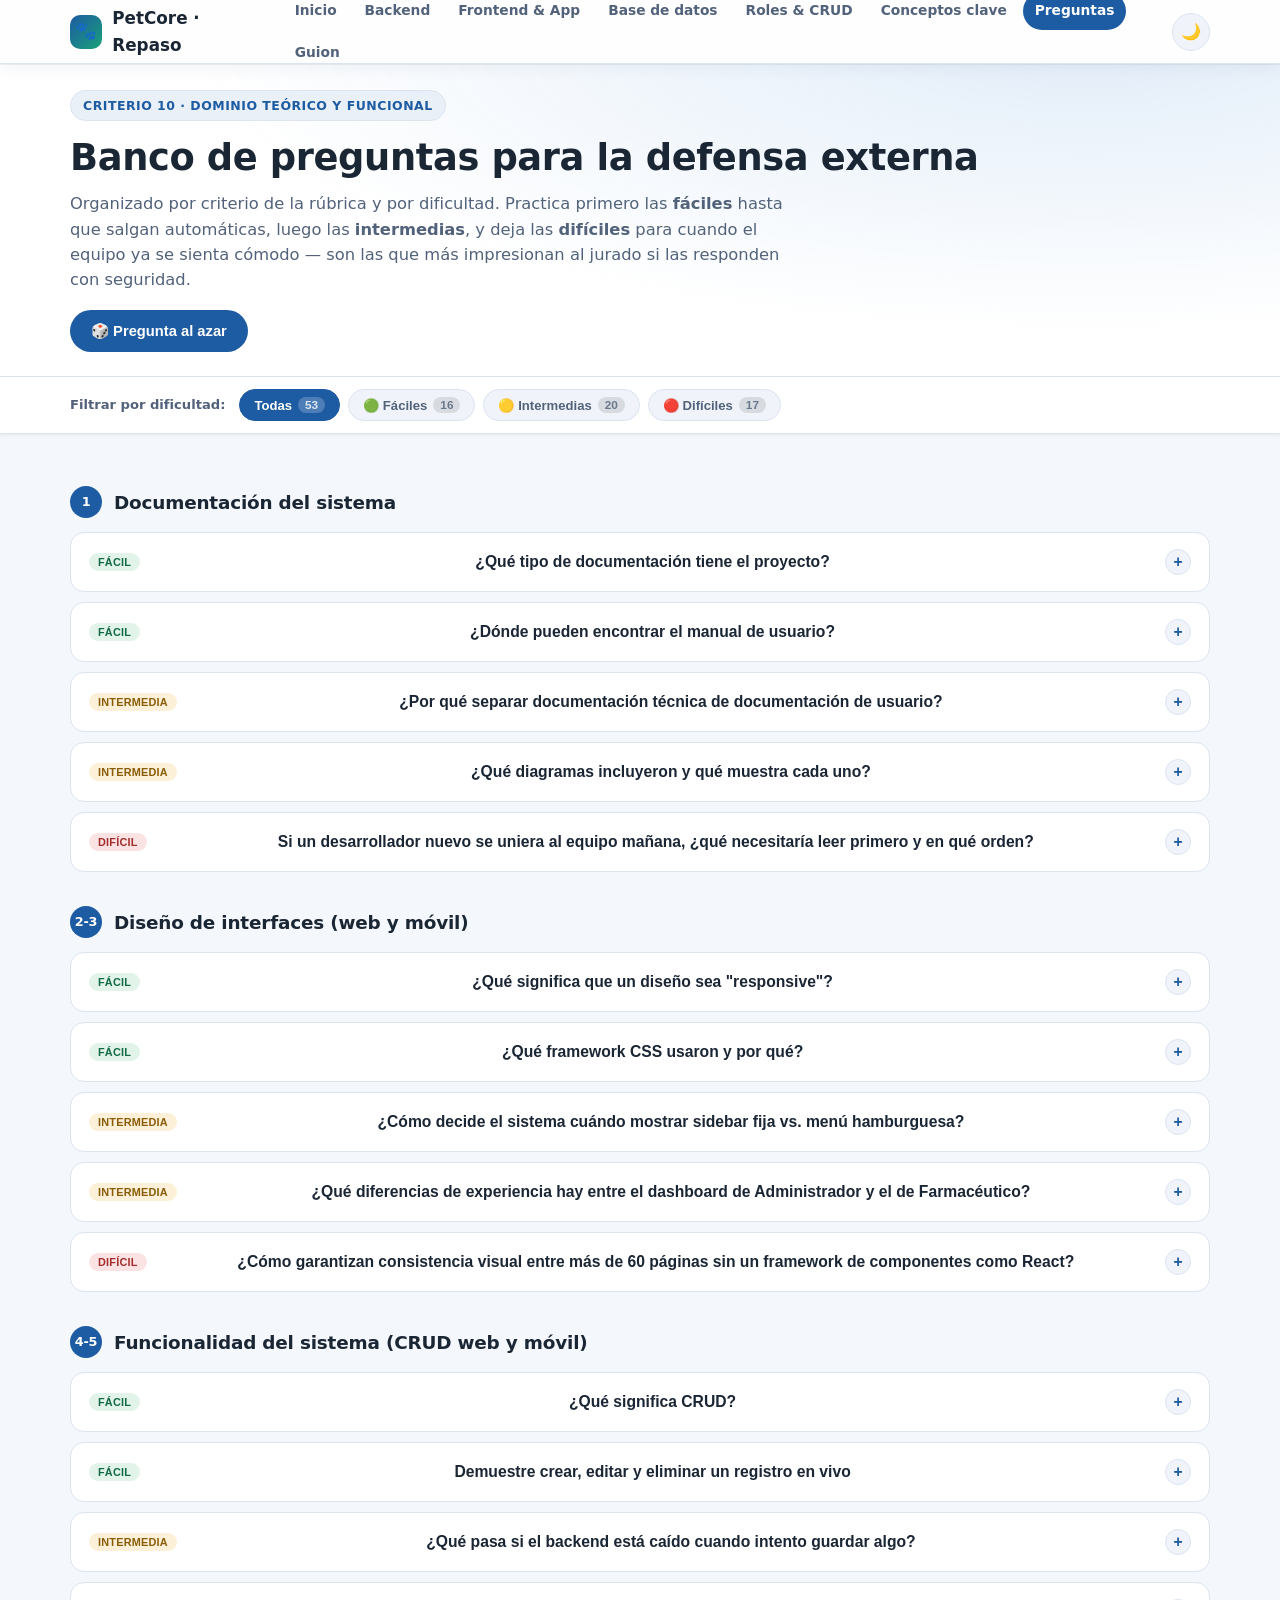
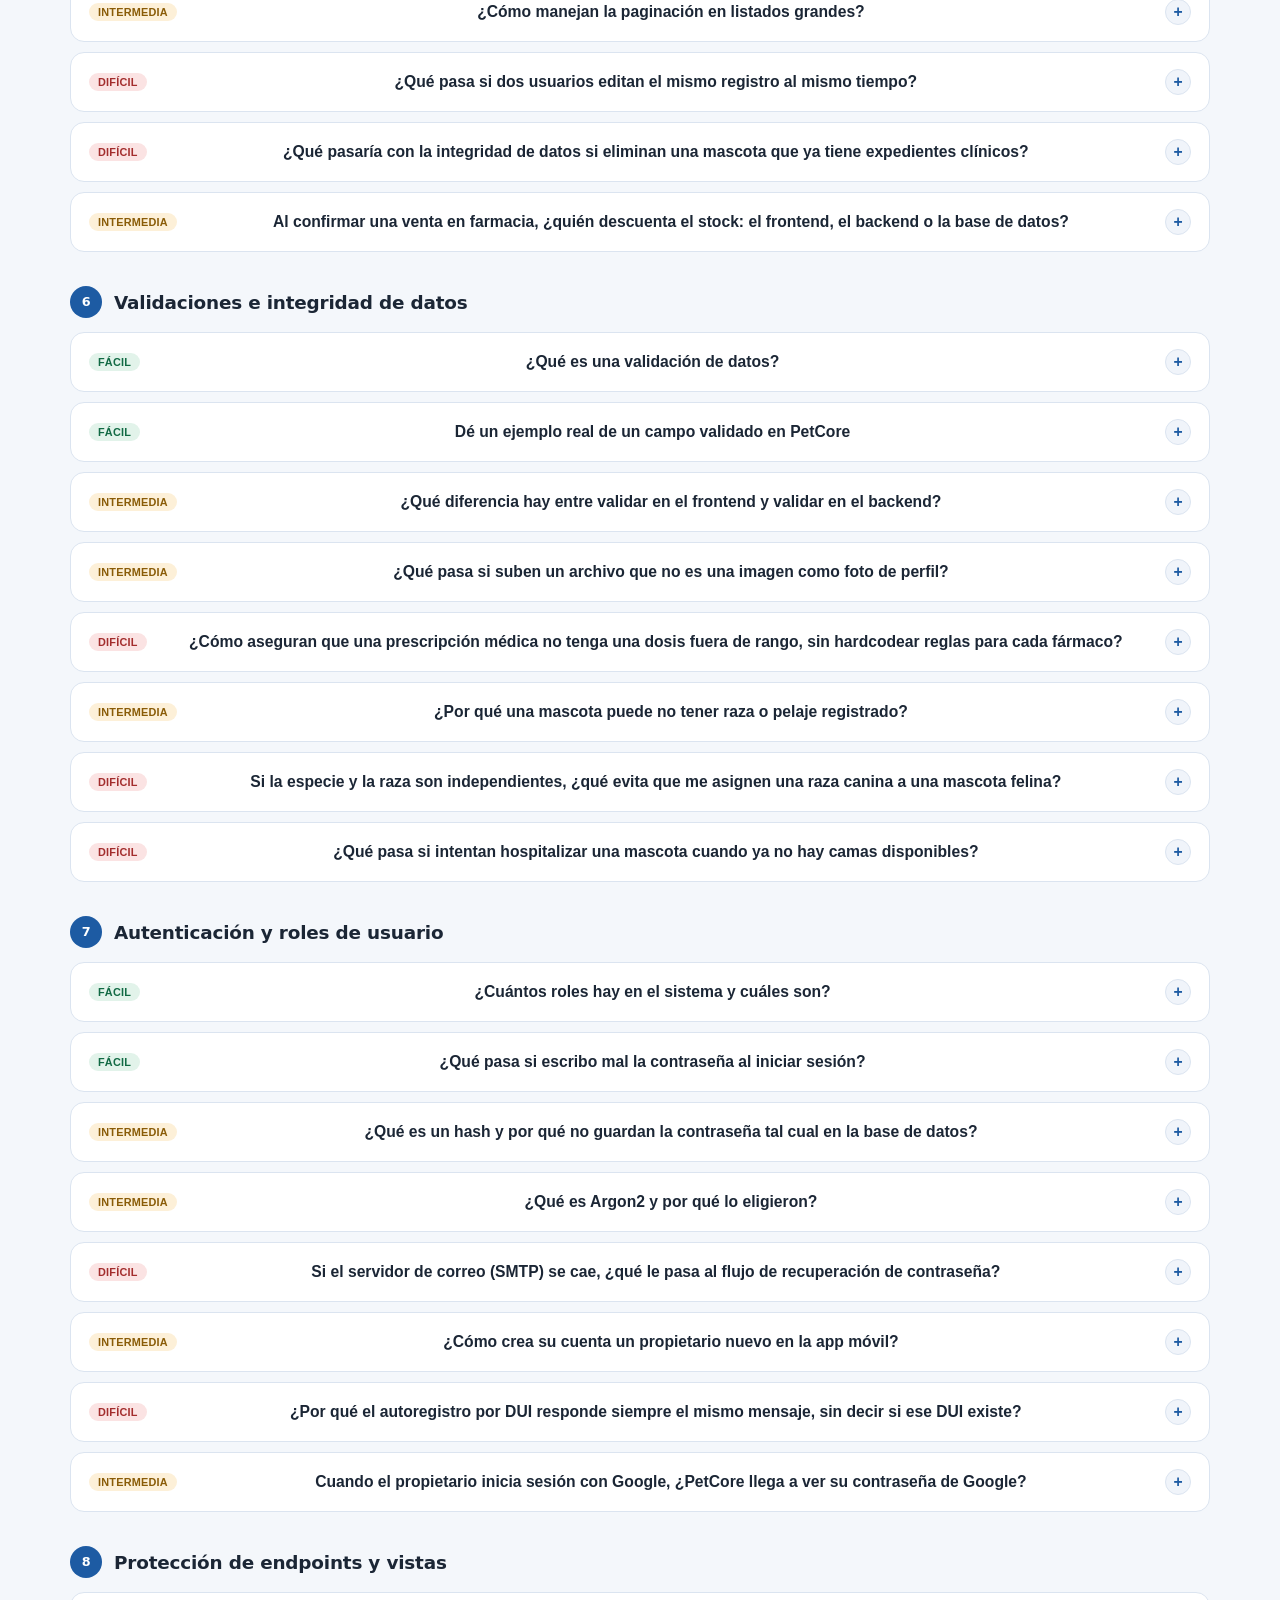
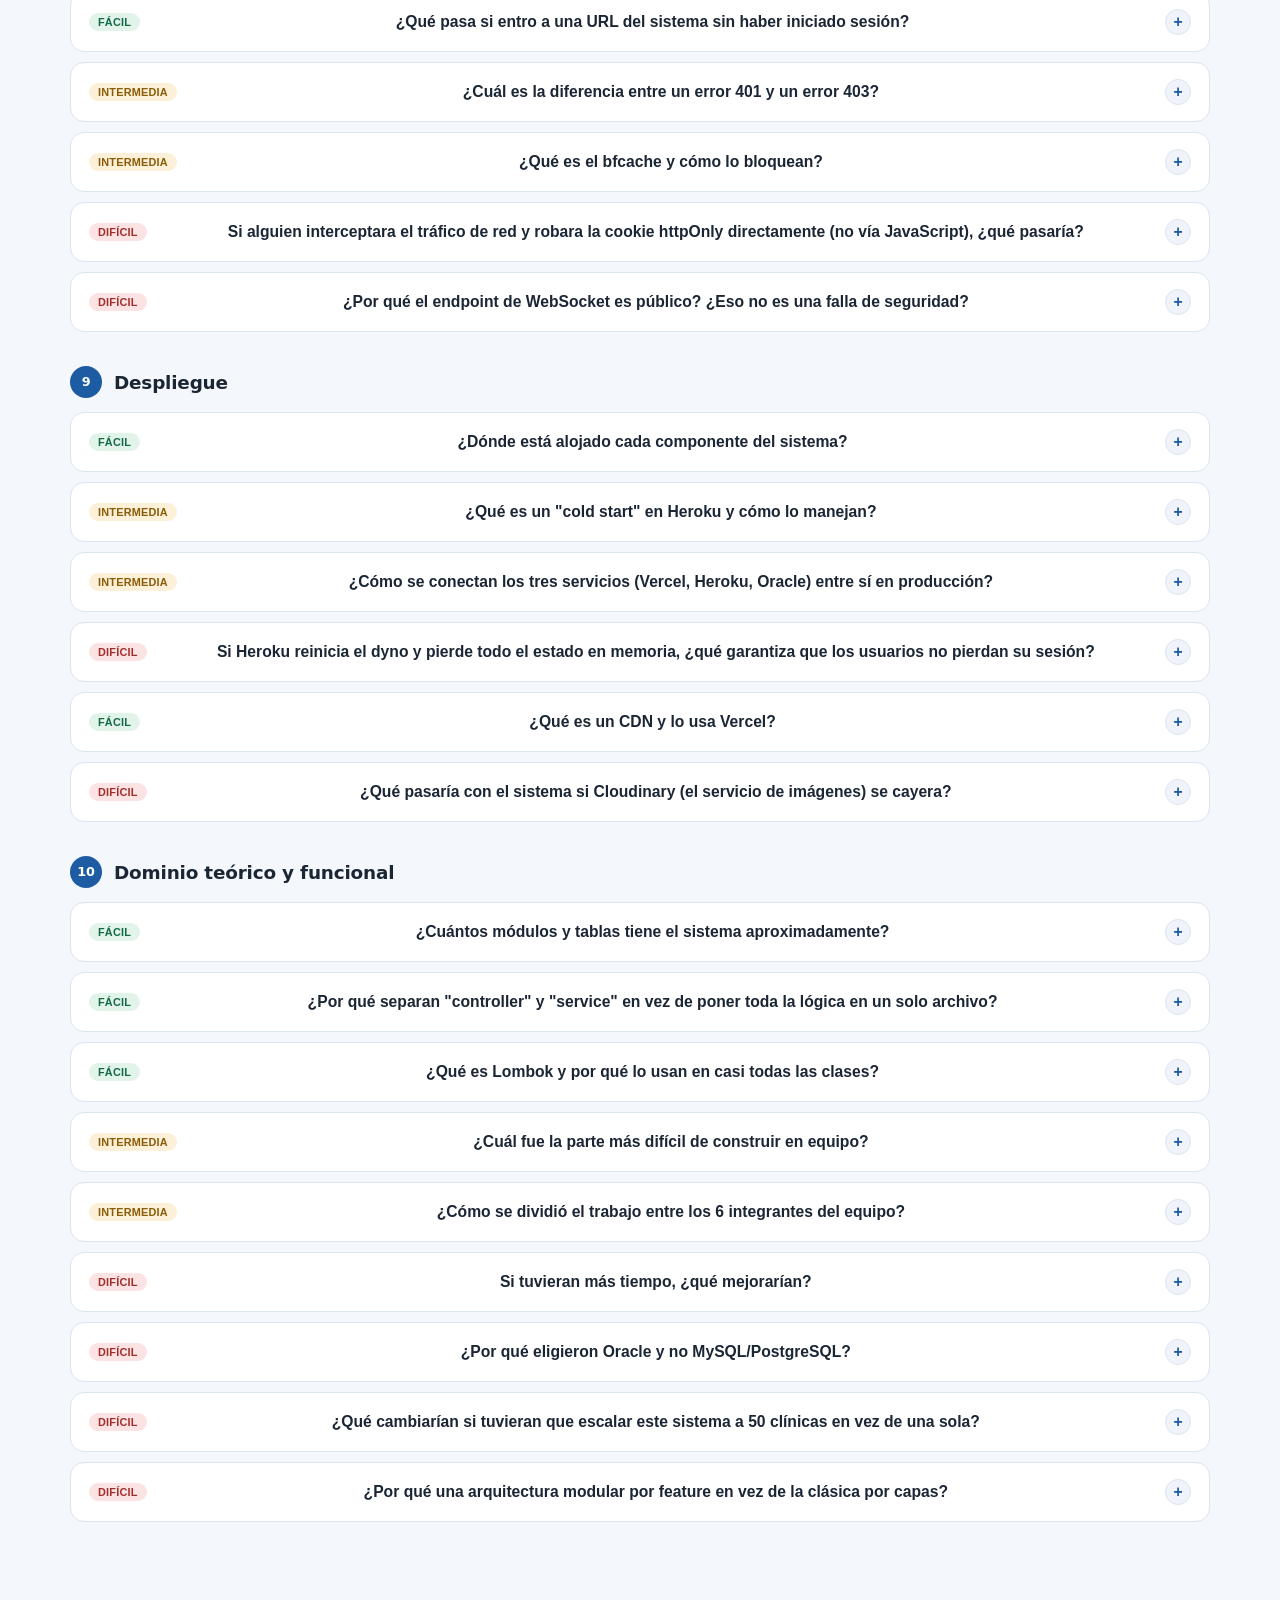
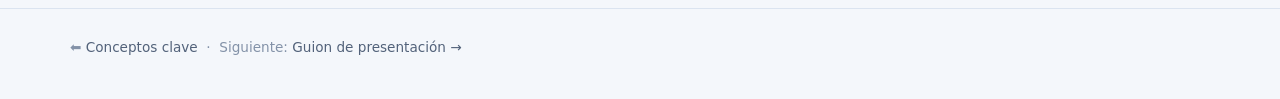
<file: preguntas-defensa.html>
<!DOCTYPE html>
<html lang="es">
<head>
<meta charset="UTF-8">
<meta name="viewport" content="width=device-width, initial-scale=1.0">
<title>Posibles Preguntas · PetCore Repaso</title>
<link rel="stylesheet" href="css/base.css">
<link rel="stylesheet" href="css/style_preguntas.css">
</head>
<body>

<nav class="nav">
  <div class="nav__inner">
    <a href="index.html" class="nav__marca"><span class="nav__logo">🐾</span> PetCore · Repaso</a>
    <button class="nav__toggle" data-nav-toggle aria-label="Abrir menú" aria-expanded="false">☰</button>
    <ul class="nav__links" data-nav-links>
      <li><a href="index.html">Inicio</a></li>
      <li><a href="arquitectura-backend.html">Backend</a></li>
      <li><a href="arquitectura-frontend.html">Frontend &amp; App</a></li>
      <li><a href="base-datos.html">Base de datos</a></li>
      <li><a href="roles-permisos.html">Roles &amp; CRUD</a></li>
      <li><a href="conceptos-clave.html">Conceptos clave</a></li>
      <li><a href="preguntas-defensa.html">Preguntas</a></li>
      <li><a href="guion-presentacion.html">Guion</a></li>
    </ul>
    <button class="nav__tema" data-tema-toggle aria-label="Cambiar tema">🌙</button>
  </div>
</nav>

<header class="hero-pagina">
  <div class="contenedor">
    <span class="hero-pagina__kicker">Criterio 10 · Dominio teórico y funcional</span>
    <h1>Banco de preguntas para la defensa externa</h1>
    <p>Organizado por criterio de la rúbrica y por dificultad. Practica primero las <strong>fáciles</strong> hasta que salgan automáticas, luego las <strong>intermedias</strong>, y deja las <strong>difíciles</strong> para cuando el equipo ya se sienta cómodo — son las que más impresionan al jurado si las responden con seguridad.</p>
  </div>
</header>

<!-- ============ Barra de filtro por dificultad (sticky) ============ -->
<div class="barra-filtro" id="barra-filtro">
  <div class="contenedor barra-filtro__inner">
    <span class="barra-filtro__etiqueta">Filtrar por dificultad:</span>
    <div class="barra-filtro__botones" role="group" aria-label="Filtrar preguntas por dificultad">
      <button class="chip-filtro activo" data-filtro="todas">Todas <span class="chip-filtro__contador" data-contador="todas"></span></button>
      <button class="chip-filtro chip-facil" data-filtro="facil">🟢 Fáciles <span class="chip-filtro__contador" data-contador="facil"></span></button>
      <button class="chip-filtro chip-intermedia" data-filtro="intermedia">🟡 Intermedias <span class="chip-filtro__contador" data-contador="intermedia"></span></button>
      <button class="chip-filtro chip-dificil" data-filtro="dificil">🔴 Difíciles <span class="chip-filtro__contador" data-contador="dificil"></span></button>
    </div>
  </div>
</div>

<section class="seccion">
  <div class="contenedor">

    <div class="bloque-criterio" data-criterio>
      <h2 class="titulo-criterio"><span class="num-criterio">1</span> Documentación del sistema</h2>
      <div class="acordeon">
        <div class="acordeon__item" data-dificultad="facil">
          <button class="acordeon__pregunta"><span class="badge-dificultad badge-facil">Fácil</span><span>¿Qué tipo de documentación tiene el proyecto?</span><span class="acordeon__icono">+</span></button>
          <div class="acordeon__respuesta"><div><p>Dos tipos: <strong>manual de usuario</strong> (con capturas de pantalla paso a paso, dirigido al personal de la clínica) y <strong>documentación técnica</strong> (cómo instalar y ejecutar el proyecto: backend con Maven, frontend estático, variables de entorno), más <strong>diagramas</strong> (casos de uso, entidad-relación) que explican el funcionamiento interno.</p></div></div>
        </div>
        <div class="acordeon__item" data-dificultad="facil">
          <button class="acordeon__pregunta"><span class="badge-dificultad badge-facil">Fácil</span><span>¿Dónde pueden encontrar el manual de usuario?</span><span class="acordeon__icono">+</span></button>
          <div class="acordeon__respuesta"><div><p>Indica la ubicación real de tu equipo (repositorio, carpeta de documentación, o anexo entregado al jurado). Prepárala con anticipación — es una pregunta de "sí o no" que no debería tomarlos por sorpresa.</p></div></div>
        </div>
        <div class="acordeon__item" data-dificultad="intermedia">
          <button class="acordeon__pregunta"><span class="badge-dificultad badge-intermedia">Intermedia</span><span>¿Por qué separar documentación técnica de documentación de usuario?</span><span class="acordeon__icono">+</span></button>
          <div class="acordeon__respuesta"><div><p>Son audiencias distintas con necesidades distintas: el personal de la clínica (veterinarios, recepcionistas) necesita saber <em>cómo usar</em> el sistema sin jerga técnica, mientras que un desarrollador que dé mantenimiento necesita saber <em>cómo está construido</em> (arquitectura, variables de entorno, cómo correrlo localmente). Mezclarlas hace que ambos documentos terminen siendo inútiles para su audiencia real.</p></div></div>
        </div>
        <div class="acordeon__item" data-dificultad="intermedia">
          <button class="acordeon__pregunta"><span class="badge-dificultad badge-intermedia">Intermedia</span><span>¿Qué diagramas incluyeron y qué muestra cada uno?</span><span class="acordeon__icono">+</span></button>
          <div class="acordeon__respuesta"><div><p>Típicamente: <strong>diagrama de casos de uso</strong> (qué puede hacer cada rol — es la base del criterio 8, protección de endpoints), <strong>diagrama entidad-relación</strong> (las 51 tablas y sus relaciones, ver <a href="base-datos.html">Base de datos</a>), y opcionalmente un <strong>diagrama de arquitectura</strong> (cómo se comunican frontend, backend, base de datos y app móvil). Ajusta esta respuesta a los diagramas reales que tu equipo entregó.</p></div></div>
        </div>
        <div class="acordeon__item" data-dificultad="dificil">
          <button class="acordeon__pregunta"><span class="badge-dificultad badge-dificil">Difícil</span><span>Si un desarrollador nuevo se uniera al equipo mañana, ¿qué necesitaría leer primero y en qué orden?</span><span class="acordeon__icono">+</span></button>
          <div class="acordeon__respuesta"><div><p>Buena respuesta estructurada: 1) documentación técnica de instalación (para tener el proyecto corriendo localmente), 2) el diagrama de arquitectura general (para entender cómo se conectan las piezas), 3) el modelo entidad-relación (para entender el dominio del negocio), y 4) el código de un módulo completo de ejemplo (ej. "Especie") para entender el patrón repetido en los 51 módulos antes de tocar cualquiera de los otros.</p></div></div>
        </div>
      </div>
    </div>

    <div class="bloque-criterio" data-criterio>
      <h2 class="titulo-criterio"><span class="num-criterio">2-3</span> Diseño de interfaces (web y móvil)</h2>
      <div class="acordeon">
        <div class="acordeon__item" data-dificultad="facil">
          <button class="acordeon__pregunta"><span class="badge-dificultad badge-facil">Fácil</span><span>¿Qué significa que un diseño sea "responsive"?</span><span class="acordeon__icono">+</span></button>
          <div class="acordeon__respuesta"><div><p>Que la interfaz se adapta automáticamente al tamaño de pantalla donde se vea — un celular, una tablet o una computadora — reacomodando o escondiendo elementos para que siga siendo cómoda de usar, sin que el usuario tenga que hacer zoom o scroll horizontal.</p></div></div>
        </div>
        <div class="acordeon__item" data-dificultad="facil">
          <button class="acordeon__pregunta"><span class="badge-dificultad badge-facil">Fácil</span><span>¿Qué framework CSS usaron y por qué?</span><span class="acordeon__icono">+</span></button>
          <div class="acordeon__respuesta"><div><p><strong>Bootstrap 5.3.8</strong>, por su sistema de grid y utilidades ya probadas (botones, tarjetas, offcanvas) que aceleran el desarrollo sin tener que escribir CSS responsive desde cero para cada componente — complementado con CSS propio para la identidad visual de PetCore.</p></div></div>
        </div>
        <div class="acordeon__item" data-dificultad="intermedia">
          <button class="acordeon__pregunta"><span class="badge-dificultad badge-intermedia">Intermedia</span><span>¿Cómo decide el sistema cuándo mostrar sidebar fija vs. menú hamburguesa?</span><span class="acordeon__icono">+</span></button>
          <div class="acordeon__respuesta"><div><p>Combinando dos señales en JavaScript: el ancho de pantalla (<code>window.innerWidth</code>) y el <code>navigator.userAgent</code> para detectar si es un dispositivo móvil. Por debajo de cierto umbral (~992px) o en un dispositivo móvil detectado, la sidebar se colapsa en un menú hamburguesa flotante en vez de quedar fija a la izquierda.</p></div></div>
        </div>
        <div class="acordeon__item" data-dificultad="intermedia">
          <button class="acordeon__pregunta"><span class="badge-dificultad badge-intermedia">Intermedia</span><span>¿Qué diferencias de experiencia hay entre el dashboard de Administrador y el de Farmacéutico?</span><span class="acordeon__icono">+</span></button>
          <div class="acordeon__respuesta"><div><p>El dashboard de Administrador prioriza indicadores generales (reportes, personal, inventario global), mientras que el del Farmacéutico está optimizado para velocidad operativa: el punto de venta (POS) es la pantalla principal, pensada para escanear/buscar productos rápido durante una venta, no para analizar datos.</p></div></div>
        </div>
        <div class="acordeon__item" data-dificultad="dificil">
          <button class="acordeon__pregunta"><span class="badge-dificultad badge-dificil">Difícil</span><span>¿Cómo garantizan consistencia visual entre más de 60 páginas sin un framework de componentes como React?</span><span class="acordeon__icono">+</span></button>
          <div class="acordeon__respuesta"><div><p>Con disciplina de convenciones en vez de componentes reutilizables automáticos: una hoja de variables CSS compartida (<code>style_global_compartido.css</code>) que define colores, tipografía y tema oscuro/claro para todo el sitio; un patrón repetido de estructura HTML por tipo de página (dashboard, listado CRUD, formulario); y un controller común (<code>estructura_base_controller.js</code>) que genera la sidebar, navbar y lógica compartida en tiempo de ejecución para que no haya que copiar-pegar ese HTML en cada una de las 60+ páginas.</p></div></div>
        </div>
      </div>
    </div>

    <div class="bloque-criterio" data-criterio>
      <h2 class="titulo-criterio"><span class="num-criterio">4-5</span> Funcionalidad del sistema (CRUD web y móvil)</h2>
      <div class="acordeon">
        <div class="acordeon__item" data-dificultad="facil">
          <button class="acordeon__pregunta"><span class="badge-dificultad badge-facil">Fácil</span><span>¿Qué significa CRUD?</span><span class="acordeon__icono">+</span></button>
          <div class="acordeon__respuesta"><div><p><strong>C</strong>rear, <strong>R</strong>ead/Leer, <strong>U</strong>pdate/Actualizar, <strong>D</strong>elete/Eliminar — las cuatro operaciones básicas que se pueden hacer sobre cualquier dato persistente del sistema, por ejemplo un empleado, una mascota o un producto.</p></div></div>
        </div>
        <div class="acordeon__item" data-dificultad="facil">
          <button class="acordeon__pregunta"><span class="badge-dificultad badge-facil">Fácil</span><span>Demuestre crear, editar y eliminar un registro en vivo</span><span class="acordeon__icono">+</span></button>
          <div class="acordeon__respuesta"><div><p>Elige un módulo simple (ej. Especie/Raza/Pelaje): <strong>Crear</strong> un registro → <strong>Leer</strong> el listado actualizado al instante → <strong>Actualizar</strong> ese registro y ver el cambio reflejado → <strong>Eliminar</strong> y confirmar que desaparece. Narra en voz alta que cada acción dispara un <code>fetch</code> al endpoint correspondiente.</p></div></div>
        </div>
        <div class="acordeon__item" data-dificultad="intermedia">
          <button class="acordeon__pregunta"><span class="badge-dificultad badge-intermedia">Intermedia</span><span>¿Qué pasa si el backend está caído cuando intento guardar algo?</span><span class="acordeon__icono">+</span></button>
          <div class="acordeon__respuesta"><div><p>El interceptor global de <code>fetch</code> (<code>fetch_con_credenciales.js</code>) detecta errores 502/503/504 y reintenta automáticamente con backoff creciente (1.5s, 3s, 5s, 8s) — pensado para el "cold start" de Heroku. Si después de los reintentos sigue sin responder, se muestra una alerta clara al usuario en vez de dejar el formulario colgado sin explicación.</p></div></div>
        </div>
        <div class="acordeon__item" data-dificultad="intermedia">
          <button class="acordeon__pregunta"><span class="badge-dificultad badge-intermedia">Intermedia</span><span>¿Cómo manejan la paginación en listados grandes?</span><span class="acordeon__icono">+</span></button>
          <div class="acordeon__respuesta"><div><p>El backend expone endpoints de búsqueda paginada (apoyados en <code>config/paginacion/PaginacionUtils.java</code>) que devuelven solo un bloque de resultados por vez en vez de la tabla completa — importante para módulos con muchos registros como Expedientes o Ventas, donde cargar todo de golpe sería lento y gastaría memoria innecesaria.</p></div></div>
        </div>
        <div class="acordeon__item" data-dificultad="dificil">
          <button class="acordeon__pregunta"><span class="badge-dificultad badge-dificil">Difícil</span><span>¿Qué pasa si dos usuarios editan el mismo registro al mismo tiempo?</span><span class="acordeon__icono">+</span></button>
          <div class="acordeon__respuesta"><div><p>Respuesta honesta recomendada: el sistema actualmente sigue la estrategia más simple ("el último que guarda, gana" — <em>last write wins</em>), sin bloqueo optimista por versión. Es una mejora identificada: agregar un campo de versión (<code>@Version</code> de JPA) a las entidades más sensibles a concurrencia (ej. inventario, citas) para detectar y avisar si alguien más modificó el registro mientras tanto.</p></div></div>
        </div>
        <div class="acordeon__item" data-dificultad="dificil">
          <button class="acordeon__pregunta"><span class="badge-dificultad badge-dificil">Difícil</span><span>¿Qué pasaría con la integridad de datos si eliminan una mascota que ya tiene expedientes clínicos?</span><span class="acordeon__icono">+</span></button>
          <div class="acordeon__respuesta"><div><p>Las llaves foráneas (<code>FK_*</code>) de Oracle lo impiden por defecto: no se puede eliminar un registro padre (Mascota) mientras existan registros hijos (Expediente, Citas, Hospitalización) que dependan de él — la base de datos lanza un error de integridad referencial, que el backend traduce a un <strong>409 Conflict</strong> en vez de dejar expedientes "huérfanos" apuntando a una mascota que ya no existe. Por eso PetCore usa baja lógica (<code>EMP_ESTADO = 'Inactivo'</code>) en vez de borrado físico para registros con historial clínico.</p></div></div>
        </div>
        <div class="acordeon__item" data-dificultad="intermedia">
          <button class="acordeon__pregunta"><span class="badge-dificultad badge-intermedia">Intermedia</span><span>Al confirmar una venta en farmacia, ¿quién descuenta el stock: el frontend, el backend o la base de datos?</span><span class="acordeon__icono">+</span></button>
          <div class="acordeon__respuesta"><div><p>La base de datos, mediante un <strong>trigger</strong> (<code>TRG_DETALLE_VENTA_STOCK</code>): cada vez que se inserta una línea en <code>TBL_DETALLE_VENTA</code> de una venta ya "Pagada", el trigger descuenta automáticamente <code>TBL_PRODUCTO.PROD_STOCK_DISPONIBLE</code> y registra el movimiento en el kardex (<code>TBL_MOVIMIENTO_INVENTARIO</code>). Esto garantiza que el stock se mantenga correcto sin importar desde dónde se inserte la venta.</p></div></div>
        </div>
      </div>
    </div>

    <div class="bloque-criterio" data-criterio>
      <h2 class="titulo-criterio"><span class="num-criterio">6</span> Validaciones e integridad de datos</h2>
      <div class="acordeon">
        <div class="acordeon__item" data-dificultad="facil">
          <button class="acordeon__pregunta"><span class="badge-dificultad badge-facil">Fácil</span><span>¿Qué es una validación de datos?</span><span class="acordeon__icono">+</span></button>
          <div class="acordeon__respuesta"><div><p>Es la verificación de que un dato cumple el formato o tipo esperado antes de guardarlo — por ejemplo, que un correo tenga el formato <code>algo@dominio.com</code>, que una fecha de nacimiento no sea futura, o que un campo numérico no contenga letras.</p></div></div>
        </div>
        <div class="acordeon__item" data-dificultad="facil">
          <button class="acordeon__pregunta"><span class="badge-dificultad badge-facil">Fácil</span><span>Dé un ejemplo real de un campo validado en PetCore</span><span class="acordeon__icono">+</span></button>
          <div class="acordeon__respuesta"><div><p>El DUI del empleado: debe cumplir el formato salvadoreño <code>00000000-0</code>, validado con una expresión regular tanto en el DTO del backend (<code>@Pattern</code>) como con un <code>CHECK CONSTRAINT</code> en la propia base de datos Oracle.</p></div></div>
        </div>
        <div class="acordeon__item" data-dificultad="intermedia">
          <button class="acordeon__pregunta"><span class="badge-dificultad badge-intermedia">Intermedia</span><span>¿Qué diferencia hay entre validar en el frontend y validar en el backend?</span><span class="acordeon__icono">+</span></button>
          <div class="acordeon__respuesta"><div><p>El frontend valida para dar <strong>feedback inmediato</strong> sin esperar un viaje al servidor, pero se puede saltar fácilmente (herramientas de desarrollador, Postman). La validación que realmente <strong>garantiza</strong> la integridad de los datos ocurre en el backend — nunca se debe confiar en que un dato ya viene validado solo porque pasó por el frontend.</p></div></div>
        </div>
        <div class="acordeon__item" data-dificultad="intermedia">
          <button class="acordeon__pregunta"><span class="badge-dificultad badge-intermedia">Intermedia</span><span>¿Qué pasa si suben un archivo que no es una imagen como foto de perfil?</span><span class="acordeon__icono">+</span></button>
          <div class="acordeon__respuesta"><div><p>El input del frontend restringe la selección con <code>accept="image/*"</code>, pero eso es solo una sugerencia del navegador. La validación real ocurre al subir el archivo: Cloudinary y/o el backend verifican el tipo MIME real del archivo antes de aceptarlo, y hay un límite de tamaño configurado (10MB) para evitar subidas abusivas.</p></div></div>
        </div>
        <div class="acordeon__item" data-dificultad="dificil">
          <button class="acordeon__pregunta"><span class="badge-dificultad badge-dificil">Difícil</span><span>¿Cómo aseguran que una prescripción médica no tenga una dosis fuera de rango, sin hardcodear reglas para cada fármaco?</span><span class="acordeon__icono">+</span></button>
          <div class="acordeon__respuesta"><div><p>A través de la tabla <code>TBL_POSOLOGIA_FARMACO</code>: cada producto farmacéutico tiene asociada su posología de referencia (dosis mínima/máxima recomendada), y el formulario de prescripción puede validar contra ese catálogo en vez de tener un valor fijo en el código — así agregar un medicamento nuevo con su propio rango de dosis no requiere tocar la lógica de validación, solo un nuevo registro en el catálogo.</p></div></div>
        </div>
        <div class="acordeon__item" data-dificultad="intermedia">
          <button class="acordeon__pregunta"><span class="badge-dificultad badge-intermedia">Intermedia</span><span>¿Por qué una mascota puede no tener raza o pelaje registrado?</span><span class="acordeon__icono">+</span></button>
          <div class="acordeon__respuesta"><div><p>Porque la <strong>especie</strong> ahora es el único dato obligatorio real (<code>MAS_ESP_ID</code>); la raza y el pelaje pasaron a ser opcionales. Antes, registrar una mascota mestiza o de una especie sin catálogo de razas obligaba a elegir una raza "inventada" solo para poder guardar el registro. Ahora se puede dejar en "Sin raza" / "Sin pelaje" sin romper la integridad del dato.</p></div></div>
        </div>
        <div class="acordeon__item" data-dificultad="dificil">
          <button class="acordeon__pregunta"><span class="badge-dificultad badge-dificil">Difícil</span><span>Si la especie y la raza son independientes, ¿qué evita que me asignen una raza canina a una mascota felina?</span><span class="acordeon__icono">+</span></button>
          <div class="acordeon__respuesta"><div><p>Una llave foránea <strong>compuesta</strong>: <code>TBL_MASCOTAS (MAS_RAZ_ID, MAS_ESP_ID)</code> referencia a <code>TBL_RAZA (RAZ_ID, RAZ_ESP_ID)</code> — Oracle exige que, si se indica una raza, el par (raza, especie) exista exactamente así en el catálogo de razas. Es integridad referencial resuelta a nivel de base de datos, no con un <code>if</code> en el backend.</p></div></div>
        </div>
        <div class="acordeon__item" data-dificultad="dificil">
          <button class="acordeon__pregunta"><span class="badge-dificultad badge-dificil">Difícil</span><span>¿Qué pasa si intentan hospitalizar una mascota cuando ya no hay camas disponibles?</span><span class="acordeon__icono">+</span></button>
          <div class="acordeon__respuesta"><div><p>Un trigger de base de datos (<code>TRG_HOSPITALIZACION_CHECK_CAPACITY</code>) cuenta cuántos pacientes siguen internados (fecha de egreso nula) y lo compara contra <code>SIS_CAPACIDAD_HOSPITALIZACION</code> de <code>TBL_CFG_SISTEMA</code>. Si ya se alcanzó el límite, la inserción se rechaza con un error explícito — la regla de negocio "no hospitalizar más de la capacidad configurada" se cumple sin importar si el intento viene de la API o de una inserción directa por SQL.</p></div></div>
        </div>
      </div>
    </div>

    <div class="bloque-criterio" data-criterio>
      <h2 class="titulo-criterio"><span class="num-criterio">7</span> Autenticación y roles de usuario</h2>
      <div class="acordeon">
        <div class="acordeon__item" data-dificultad="facil">
          <button class="acordeon__pregunta"><span class="badge-dificultad badge-facil">Fácil</span><span>¿Cuántos roles hay en el sistema y cuáles son?</span><span class="acordeon__icono">+</span></button>
          <div class="acordeon__respuesta"><div><p>Cinco en total: <strong>Administrador</strong>, <strong>Veterinario</strong>, <strong>Recepcionista</strong> y <strong>Farmacéutico</strong> (personal, usan el portal web), más <strong>Propietario</strong> (dueño de mascotas, usa la app móvil).</p></div></div>
        </div>
        <div class="acordeon__item" data-dificultad="facil">
          <button class="acordeon__pregunta"><span class="badge-dificultad badge-facil">Fácil</span><span>¿Qué pasa si escribo mal la contraseña al iniciar sesión?</span><span class="acordeon__icono">+</span></button>
          <div class="acordeon__respuesta"><div><p>El backend responde con un error de credenciales inválidas (401), sin especificar si fue el correo o la contraseña lo que falló — por seguridad, nunca se revela cuál de los dos campos fue el incorrecto, para no facilitarle información a alguien intentando adivinar cuentas válidas.</p></div></div>
        </div>
        <div class="acordeon__item" data-dificultad="intermedia">
          <button class="acordeon__pregunta"><span class="badge-dificultad badge-intermedia">Intermedia</span><span>¿Qué es un hash y por qué no guardan la contraseña tal cual en la base de datos?</span><span class="acordeon__icono">+</span></button>
          <div class="acordeon__respuesta"><div><p>Un hash es el resultado de una función matemática de un solo sentido: a partir de la contraseña se puede calcular el hash, pero no al revés. Si guardaran la contraseña en texto plano y alguien accediera a la base de datos, tendría acceso directo a todas las cuentas; guardando solo el hash (con Argon2), aunque roben la base de datos no pueden recuperar la contraseña original.</p></div></div>
        </div>
        <div class="acordeon__item" data-dificultad="intermedia">
          <button class="acordeon__pregunta"><span class="badge-dificultad badge-intermedia">Intermedia</span><span>¿Qué es Argon2 y por qué lo eligieron?</span><span class="acordeon__icono">+</span></button>
          <div class="acordeon__respuesta"><div><p>Argon2 es el algoritmo ganador de la Password Hashing Competition (2015), diseñado específicamente para ser lento y costoso en memoria a propósito — eso dificulta mucho que un atacante pruebe millones de contraseñas por segundo (ataque de fuerza bruta) aunque tenga acceso a los hashes robados. Es considerado más resistente que alternativas más antiguas como MD5 o SHA-256 sin "salt", que fueron diseñadas para ser rápidas (lo contrario de lo que se necesita para contraseñas).</p></div></div>
        </div>
        <div class="acordeon__item" data-dificultad="dificil">
          <button class="acordeon__pregunta"><span class="badge-dificultad badge-dificil">Difícil</span><span>Si el servidor de correo (SMTP) se cae, ¿qué le pasa al flujo de recuperación de contraseña?</span><span class="acordeon__icono">+</span></button>
          <div class="acordeon__respuesta"><div><p>Respuesta honesta: el usuario no recibiría el código de recuperación y el flujo quedaría bloqueado en ese paso — es una dependencia externa del sistema. Una mejora posible sería agregar un mecanismo de reintento con cola, o un canal alterno (ej. recuperación asistida por un Administrador desde el panel de personal) para no depender 100% de que el correo llegue.</p></div></div>
        </div>
        <div class="acordeon__item" data-dificultad="intermedia">
          <button class="acordeon__pregunta"><span class="badge-dificultad badge-intermedia">Intermedia</span><span>¿Cómo crea su cuenta un propietario nuevo en la app móvil?</span><span class="acordeon__icono">+</span></button>
          <div class="acordeon__respuesta"><div><p>Con su DUI, en 3 pasos: 1) solicita un código escribiendo su DUI, 2) el código llega al correo que la clínica ya tiene registrado (no a uno que escriba en ese momento), 3) confirma el código y define su propio usuario y contraseña. Solo funciona para propietarios que ya son clientes registrados por el personal — no es un registro abierto a cualquiera.</p></div></div>
        </div>
        <div class="acordeon__item" data-dificultad="dificil">
          <button class="acordeon__pregunta"><span class="badge-dificultad badge-dificil">Difícil</span><span>¿Por qué el autoregistro por DUI responde siempre el mismo mensaje, sin decir si ese DUI existe?</span><span class="acordeon__icono">+</span></button>
          <div class="acordeon__respuesta"><div><p>Para evitar un <strong>ataque de enumeración de usuarios</strong>: si el sistema dijera explícitamente "ese DUI no está registrado" vs. "código enviado", cualquiera podría probar miles de DUI y averiguar quiénes son clientes reales de la clínica sin siquiera intentar entrar a una cuenta. El mensaje genérico no revela esa información — mismo patrón que ya usa la recuperación de contraseña.</p></div></div>
        </div>
        <div class="acordeon__item" data-dificultad="intermedia">
          <button class="acordeon__pregunta"><span class="badge-dificultad badge-intermedia">Intermedia</span><span>Cuando el propietario inicia sesión con Google, ¿PetCore llega a ver su contraseña de Google?</span><span class="acordeon__icono">+</span></button>
          <div class="acordeon__respuesta"><div><p>Nunca. Ese es justamente el punto de usar el protocolo <strong>OAuth 2.0</strong>: el navegador del usuario habla directamente con los servidores de Google, nunca con PetCore. Google le entrega a PetCore solo un <em>ID Token</em> firmado que certifica la identidad — <code>GoogleTokenVerifier.java</code> verifica esa firma con la clave pública de Google, pero la contraseña real de la cuenta de Google jamás pasa por el backend de PetCore.</p></div></div>
        </div>
      </div>
    </div>

    <div class="bloque-criterio" data-criterio>
      <h2 class="titulo-criterio"><span class="num-criterio">8</span> Protección de endpoints y vistas</h2>
      <div class="acordeon">
        <div class="acordeon__item" data-dificultad="facil">
          <button class="acordeon__pregunta"><span class="badge-dificultad badge-facil">Fácil</span><span>¿Qué pasa si entro a una URL del sistema sin haber iniciado sesión?</span><span class="acordeon__icono">+</span></button>
          <div class="acordeon__respuesta"><div><p>El guard de <code>estructura_base_controller.js</code> detecta que no hay sesión válida y redirige automáticamente al login — nunca se llega a ver el contenido de la página protegida, ni por un instante.</p></div></div>
        </div>
        <div class="acordeon__item" data-dificultad="intermedia">
          <button class="acordeon__pregunta"><span class="badge-dificultad badge-intermedia">Intermedia</span><span>¿Cuál es la diferencia entre un error 401 y un error 403?</span><span class="acordeon__icono">+</span></button>
          <div class="acordeon__respuesta"><div><p><strong>401 Unauthorized</strong> significa "no sé quién eres" — no hay credenciales válidas (sin sesión, token expirado). <strong>403 Forbidden</strong> significa "sé quién eres, pero no tienes permiso" — hay una sesión válida, pero el rol del usuario no está autorizado para ese endpoint específico. PetCore usa ambos correctamente: el filtro JWT determina 401, y las reglas de <code>SecurityConfig.java</code> determinan 403.</p></div></div>
        </div>
        <div class="acordeon__item" data-dificultad="intermedia">
          <button class="acordeon__pregunta"><span class="badge-dificultad badge-intermedia">Intermedia</span><span>¿Qué es el bfcache y cómo lo bloquean?</span><span class="acordeon__icono">+</span></button>
          <div class="acordeon__respuesta"><div><p>El bfcache (back-forward cache) es una optimización del navegador que restaura una página desde memoria al navegar "Atrás", sin recargarla ni re-ejecutar su JavaScript desde cero. PetCore escucha el evento <code>pageshow</code> y, si <code>event.persisted</code> es verdadero, fuerza un <code>location.reload()</code>, lo que vuelve a ejecutar la verificación de sesión y expulsa al usuario si ya cerró sesión.</p></div></div>
        </div>
        <div class="acordeon__item" data-dificultad="dificil">
          <button class="acordeon__pregunta"><span class="badge-dificultad badge-dificil">Difícil</span><span>Si alguien interceptara el tráfico de red y robara la cookie httpOnly directamente (no vía JavaScript), ¿qué pasaría?</span><span class="acordeon__icono">+</span></button>
          <div class="acordeon__respuesta"><div><p>Respuesta honesta: <code>httpOnly</code> protege contra robo vía JavaScript (XSS), pero no contra un atacante que intercepte el tráfico de red directamente (ataque "man-in-the-middle"). Contra eso protege <strong>HTTPS/TLS</strong> (toda la comunicación va cifrada en tránsito) y el atributo <code>Secure</code> de la cookie (solo se envía por HTTPS, nunca por HTTP sin cifrar) — ambos presentes en el despliegue de PetCore en Vercel y Heroku.</p></div></div>
        </div>
        <div class="acordeon__item" data-dificultad="dificil">
          <button class="acordeon__pregunta"><span class="badge-dificultad badge-dificil">Difícil</span><span>¿Por qué el endpoint de WebSocket es público? ¿Eso no es una falla de seguridad?</span><span class="acordeon__icono">+</span></button>
          <div class="acordeon__respuesta"><div><p>Es una debilidad real y reconocida: el handshake inicial de <code>/ws</code> no valida el JWT todavía. Sin embargo, el canal solo transmite eventos de notificación general (no datos sensibles por usuario específico), por lo que el impacto práctico es limitado — aun así, es la mejora de seguridad pendiente más clara a mencionar si preguntan por debilidades del sistema. Decirlo con seguridad, en vez de evitarlo, demuestra dominio real.</p></div></div>
        </div>
      </div>
    </div>

    <div class="bloque-criterio" data-criterio>
      <h2 class="titulo-criterio"><span class="num-criterio">9</span> Despliegue</h2>
      <div class="acordeon">
        <div class="acordeon__item" data-dificultad="facil">
          <button class="acordeon__pregunta"><span class="badge-dificultad badge-facil">Fácil</span><span>¿Dónde está alojado cada componente del sistema?</span><span class="acordeon__icono">+</span></button>
          <div class="acordeon__respuesta"><div><p><strong>Frontend</strong> en Vercel, <strong>API/Backend</strong> en Heroku, <strong>base de datos</strong> en Oracle Cloud (gestionada con SQL Developer), y la <strong>app móvil</strong> instalada directamente en un dispositivo Android físico.</p></div></div>
        </div>
        <div class="acordeon__item" data-dificultad="intermedia">
          <button class="acordeon__pregunta"><span class="badge-dificultad badge-intermedia">Intermedia</span><span>¿Qué es un "cold start" en Heroku y cómo lo manejan?</span><span class="acordeon__icono">+</span></button>
          <div class="acordeon__respuesta"><div><p>En el plan gratuito/económico de Heroku, el servidor "duerme" tras un período sin tráfico, y la primera petición después de eso tarda varios segundos extra en responder mientras el dyno despierta. PetCore lo maneja con reintentos automáticos en el frontend (backoff creciente ante 502/503/504) y un workflow de GitHub Actions que hace ping periódico para reducir cuánto tiempo pasa dormido.</p></div></div>
        </div>
        <div class="acordeon__item" data-dificultad="intermedia">
          <button class="acordeon__pregunta"><span class="badge-dificultad badge-intermedia">Intermedia</span><span>¿Cómo se conectan los tres servicios (Vercel, Heroku, Oracle) entre sí en producción?</span><span class="acordeon__icono">+</span></button>
          <div class="acordeon__respuesta"><div><p>El frontend (Vercel) hace peticiones HTTP/HTTPS al backend (Heroku) usando su URL pública, configuradas como origen permitido en CORS. El backend (Heroku) se conecta a la base de datos (Oracle Cloud) usando el driver JDBC <code>ojdbc11</code> y credenciales en variables de entorno — son tres servicios totalmente independientes que solo se "conocen" por configuración, no por estar en la misma red o servidor físico.</p></div></div>
        </div>
        <div class="acordeon__item" data-dificultad="dificil">
          <button class="acordeon__pregunta"><span class="badge-dificultad badge-dificil">Difícil</span><span>Si Heroku reinicia el dyno y pierde todo el estado en memoria, ¿qué garantiza que los usuarios no pierdan su sesión?</span><span class="acordeon__icono">+</span></button>
          <div class="acordeon__respuesta"><div><p>Precisamente el diseño <strong>stateless</strong> de la autenticación: la sesión no vive en memoria del servidor (no hay una tabla ni un mapa de sesiones activas), sino en el JWT dentro de la cookie del navegador del usuario. Si el dyno se reinicia, el nuevo proceso puede validar esa cookie igual que el anterior, porque la firma del JWT depende solo del secreto compartido (<code>SECRET_KEY_JWT</code>), no de ningún estado que se haya perdido.</p></div></div>
        </div>
        <div class="acordeon__item" data-dificultad="facil">
          <button class="acordeon__pregunta"><span class="badge-dificultad badge-facil">Fácil</span><span>¿Qué es un CDN y lo usa Vercel?</span><span class="acordeon__icono">+</span></button>
          <div class="acordeon__respuesta"><div><p>Un <strong>CDN</strong> (Content Delivery Network) es una red de servidores distribuidos geográficamente que sirven los mismos archivos estáticos (HTML, CSS, JS, imágenes) desde el servidor más cercano al usuario, en vez de uno solo centralizado. Vercel sirve el frontend de PetCore a través de su CDN, lo que hace que cargue rápido sin importar desde qué país se acceda — a diferencia de la API en Heroku, que sí corre en un único servidor (dyno).</p></div></div>
        </div>
        <div class="acordeon__item" data-dificultad="dificil">
          <button class="acordeon__pregunta"><span class="badge-dificultad badge-dificil">Difícil</span><span>¿Qué pasaría con el sistema si Cloudinary (el servicio de imágenes) se cayera?</span><span class="acordeon__icono">+</span></button>
          <div class="acordeon__respuesta"><div><p>Respuesta honesta: subir fotos nuevas de mascotas o de perfil fallaría, pero el resto del sistema (citas, expedientes, ventas, inventario) seguiría funcionando con normalidad, porque Cloudinary solo guarda <em>imágenes</em>, no datos operativos — la base de datos solo almacena la URL. Las fotos ya subidas seguirían viéndose si Cloudinary solo tiene una caída parcial de escritura pero no de lectura. Es una dependencia externa aislada, no un punto único de falla para todo el sistema.</p></div></div>
        </div>
      </div>
    </div>

    <div class="bloque-criterio" data-criterio>
      <h2 class="titulo-criterio"><span class="num-criterio">10</span> Dominio teórico y funcional</h2>
      <div class="acordeon">
        <div class="acordeon__item" data-dificultad="facil">
          <button class="acordeon__pregunta"><span class="badge-dificultad badge-facil">Fácil</span><span>¿Cuántos módulos y tablas tiene el sistema aproximadamente?</span><span class="acordeon__icono">+</span></button>
          <div class="acordeon__respuesta"><div><p>51 módulos funcionales en el backend (uno por entidad principal, más módulos transversales como <code>auth</code> y <code>push</code>) y 51 tablas en la base de datos Oracle, organizadas en 6 dominios: personal, catálogos clínicos, atención clínica, inventario/ventas, comunicación y RRHH.</p></div></div>
        </div>
        <div class="acordeon__item" data-dificultad="facil">
          <button class="acordeon__pregunta"><span class="badge-dificultad badge-facil">Fácil</span><span>¿Por qué separan "controller" y "service" en vez de poner toda la lógica en un solo archivo?</span><span class="acordeon__icono">+</span></button>
          <div class="acordeon__respuesta"><div><p>Es el patrón <strong>Service Layer</strong>: el <em>controller</em> solo se encarga de recibir el HTTP request y devolver la respuesta; el <em>service</em> contiene la lógica de negocio real (validaciones, cálculos, orquestar varios repositorios). Separarlos hace el código más fácil de probar (se puede probar el service sin necesidad de levantar un servidor HTTP) y más fácil de reutilizar esa lógica desde otro lugar si hiciera falta.</p></div></div>
        </div>
        <div class="acordeon__item" data-dificultad="facil">
          <button class="acordeon__pregunta"><span class="badge-dificultad badge-facil">Fácil</span><span>¿Qué es Lombok y por qué lo usan en casi todas las clases?</span><span class="acordeon__icono">+</span></button>
          <div class="acordeon__respuesta"><div><p>Lombok es una librería que genera código repetitivo automáticamente a partir de anotaciones: <code>@Getter</code>/<code>@Setter</code> generan los getters y setters, <code>@RequiredArgsConstructor</code> genera el constructor para inyección de dependencias. Sin Lombok, cada una de las 51 entidades y DTO tendría decenas de líneas de getters/setters escritas a mano — Lombok las genera en tiempo de compilación sin que aparezcan en el código fuente.</p></div></div>
        </div>
        <div class="acordeon__item" data-dificultad="intermedia">
          <button class="acordeon__pregunta"><span class="badge-dificultad badge-intermedia">Intermedia</span><span>¿Cuál fue la parte más difícil de construir en equipo?</span><span class="acordeon__icono">+</span></button>
          <div class="acordeon__respuesta"><div><p>Respuesta sugerida (ajústala con tu equipo): coordinar el modelo de permisos "deny by default" a través de 51 módulos sin dejar ningún endpoint sin proteger, y sincronizar manualmente la lista de orígenes de CORS entre la configuración HTTP normal y el handshake de WebSocket.</p></div></div>
        </div>
        <div class="acordeon__item" data-dificultad="intermedia">
          <button class="acordeon__pregunta"><span class="badge-dificultad badge-intermedia">Intermedia</span><span>¿Cómo se dividió el trabajo entre los 6 integrantes del equipo?</span><span class="acordeon__icono">+</span></button>
          <div class="acordeon__respuesta"><div><p>Ajusta esta respuesta a la realidad de tu equipo (por módulos, por capa frontend/backend/BD, por rol de usuario del sistema). Lo importante para el jurado es ver que hubo una división clara y que cada integrante puede explicar tanto su parte como, al menos a grandes rasgos, el resto del sistema — el criterio 10 evalúa a cada integrante individualmente.</p></div></div>
        </div>
        <div class="acordeon__item" data-dificultad="dificil">
          <button class="acordeon__pregunta"><span class="badge-dificultad badge-dificil">Difícil</span><span>Si tuvieran más tiempo, ¿qué mejorarían?</span><span class="acordeon__icono">+</span></button>
          <div class="acordeon__respuesta"><div><p>Buena respuesta honesta, ya identificada en el propio código: securizar el handshake de <code>/ws</code> (hoy público, pendiente validar el JWT ahí también), añadir bloqueo optimista por versión para evitar condiciones de carrera en ediciones simultáneas, y agregar cacheo de assets estáticos en el Service Worker para mejor soporte offline.</p></div></div>
        </div>
        <div class="acordeon__item" data-dificultad="dificil">
          <button class="acordeon__pregunta"><span class="badge-dificultad badge-dificil">Difícil</span><span>¿Por qué eligieron Oracle y no MySQL/PostgreSQL?</span><span class="acordeon__icono">+</span></button>
          <div class="acordeon__respuesta"><div><p>Es el requisito de la institución para esta defensa (gestionado con SQL Developer en Oracle Cloud). Técnicamente, el proyecto usa el driver <code>ojdbc11</code> + Hibernate configurado con el dialecto de Oracle, y <code>GenerationType.IDENTITY</code> en las entidades está elegido específicamente por ser compatible con el motor de autoincremento de Oracle.</p></div></div>
        </div>
        <div class="acordeon__item" data-dificultad="dificil">
          <button class="acordeon__pregunta"><span class="badge-dificultad badge-dificil">Difícil</span><span>¿Qué cambiarían si tuvieran que escalar este sistema a 50 clínicas en vez de una sola?</span><span class="acordeon__icono">+</span></button>
          <div class="acordeon__respuesta"><div><p>Buena respuesta de arquitectura: agregar <strong>multi-tenancy</strong> (una columna o esquema separado por clínica para aislar los datos de cada una), mover de un único dyno de Heroku a múltiples instancias con balanceo de carga, y posiblemente separar la base de datos por clínica o agregar particionamiento en las tablas más grandes (Expedientes, Citas) para que el rendimiento no se degrade con el volumen.</p></div></div>
        </div>
        <div class="acordeon__item" data-dificultad="dificil">
          <button class="acordeon__pregunta"><span class="badge-dificultad badge-dificil">Difícil</span><span>¿Por qué una arquitectura modular por feature en vez de la clásica por capas?</span><span class="acordeon__icono">+</span></button>
          <div class="acordeon__respuesta"><div><p>En una arquitectura por capas clásica (todos los controllers juntos, todos los services juntos), con 51 entidades esas carpetas se vuelven inmanejables — encontrar todo lo relacionado a "Citas" implica saltar entre 5 carpetas distintas. La organización modular por feature agrupa todo lo de una entidad (controller, service, repository, entity, dto, exceptions) en una sola carpeta, lo que facilita trabajar en equipo sin pisarse (cada integrante puede "dueño" de sus módulos) y entender un dominio completo sin saltar por todo el proyecto.</p></div></div>
        </div>
      </div>
    </div>

  </div>
</section>

<footer class="pie">
  <div class="contenedor">
    ⬅ <a href="conceptos-clave.html">Conceptos clave</a> &nbsp;·&nbsp; Siguiente: <a href="guion-presentacion.html">Guion de presentación →</a>
  </div>
</footer>

<button class="volver-arriba" data-volver-arriba aria-label="Volver arriba">↑</button>

<script src="js/base.js"></script>
<script src="js/script_preguntas.js"></script>
</body>
</html>
</file>
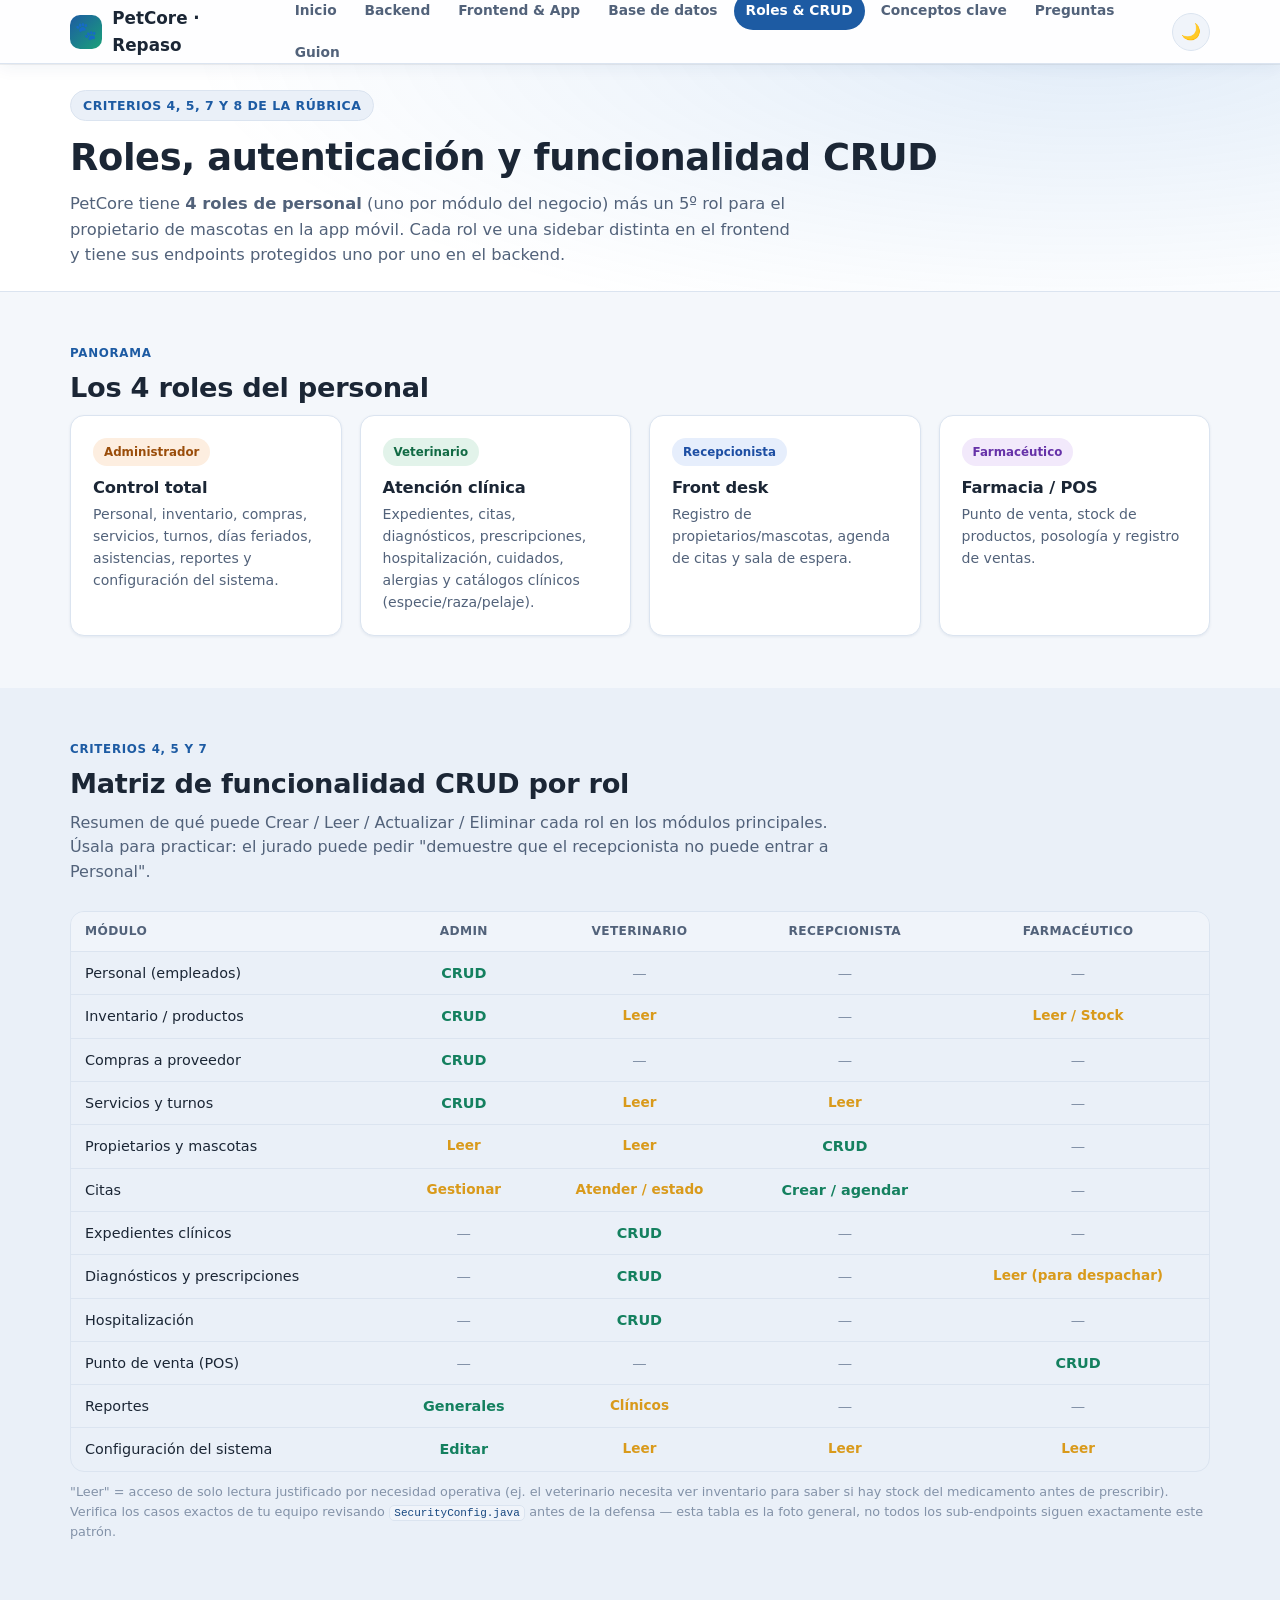
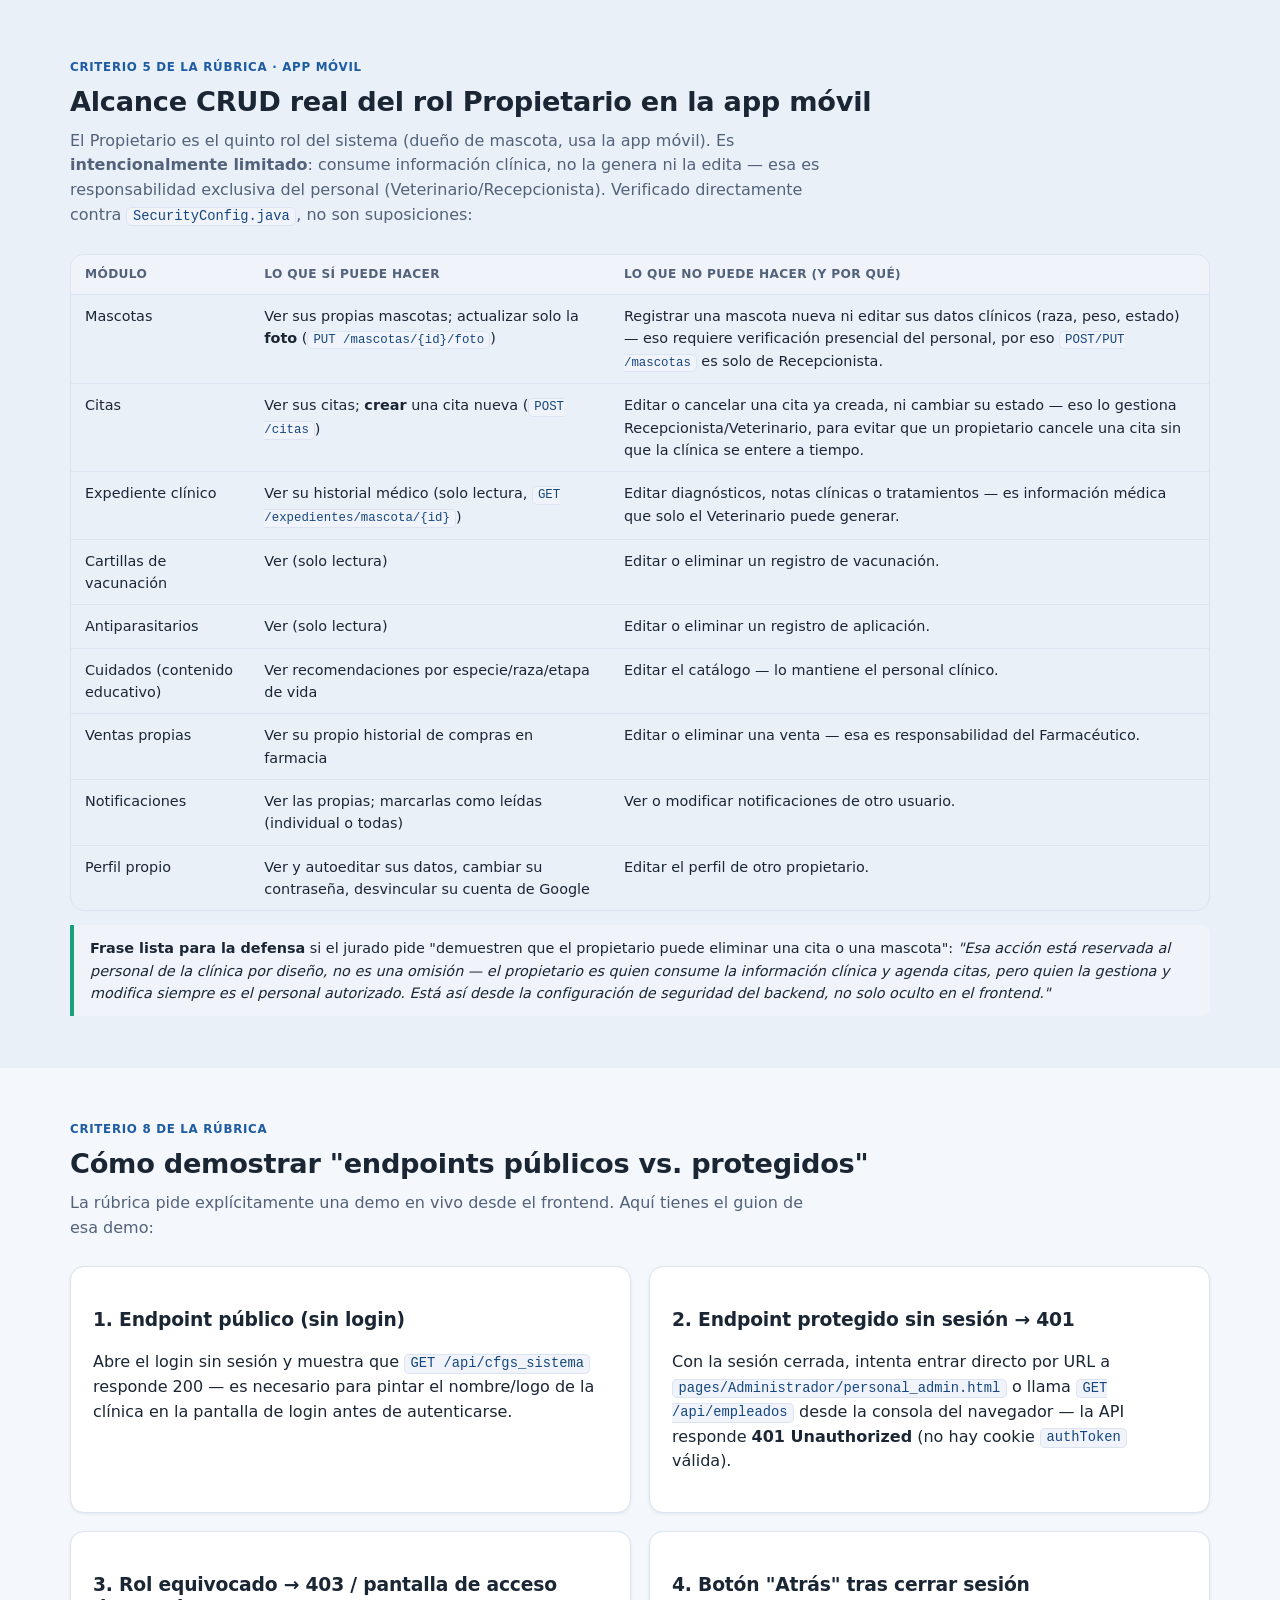
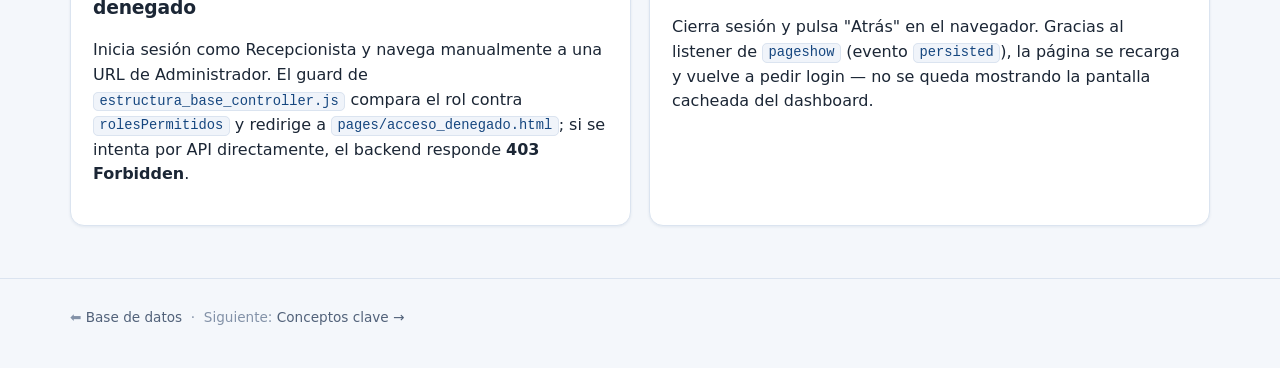
<file: roles-permisos.html>
<!DOCTYPE html>
<html lang="es">
<head>
<meta charset="UTF-8">
<meta name="viewport" content="width=device-width, initial-scale=1.0">
<title>Roles, Autenticación y CRUD · PetCore Repaso</title>
<link rel="stylesheet" href="css/base.css">
<link rel="stylesheet" href="css/style_roles.css">
</head>
<body>

<nav class="nav">
  <div class="nav__inner">
    <a href="index.html" class="nav__marca"><span class="nav__logo">🐾</span> PetCore · Repaso</a>
    <button class="nav__toggle" data-nav-toggle aria-label="Abrir menú" aria-expanded="false">☰</button>
    <ul class="nav__links" data-nav-links>
      <li><a href="index.html">Inicio</a></li>
      <li><a href="arquitectura-backend.html">Backend</a></li>
      <li><a href="arquitectura-frontend.html">Frontend &amp; App</a></li>
      <li><a href="base-datos.html">Base de datos</a></li>
      <li><a href="roles-permisos.html">Roles &amp; CRUD</a></li>
      <li><a href="conceptos-clave.html">Conceptos clave</a></li>
      <li><a href="preguntas-defensa.html">Preguntas</a></li>
      <li><a href="guion-presentacion.html">Guion</a></li>
    </ul>
    <button class="nav__tema" data-tema-toggle aria-label="Cambiar tema">🌙</button>
  </div>
</nav>

<header class="hero-pagina">
  <div class="contenedor">
    <span class="hero-pagina__kicker">Criterios 4, 5, 7 y 8 de la rúbrica</span>
    <h1>Roles, autenticación y funcionalidad CRUD</h1>
    <p>PetCore tiene <strong>4 roles de personal</strong> (uno por módulo del negocio) más un 5º rol para el propietario de mascotas en la app móvil. Cada rol ve una sidebar distinta en el frontend y tiene sus endpoints protegidos uno por uno en el backend.</p>
  </div>
</header>

<section class="seccion">
  <div class="contenedor">
    <p class="etiqueta-seccion">Panorama</p>
    <h2 class="titulo-seccion">Los 4 roles del personal</h2>
    <div class="rejilla rejilla--4">
      <div class="tarjeta tarjeta-rol">
        <span class="rol-chip rol-admin">Administrador</span>
        <h3>Control total</h3>
        <p>Personal, inventario, compras, servicios, turnos, días feriados, asistencias, reportes y configuración del sistema.</p>
      </div>
      <div class="tarjeta tarjeta-rol">
        <span class="rol-chip rol-vet">Veterinario</span>
        <h3>Atención clínica</h3>
        <p>Expedientes, citas, diagnósticos, prescripciones, hospitalización, cuidados, alergias y catálogos clínicos (especie/raza/pelaje).</p>
      </div>
      <div class="tarjeta tarjeta-rol">
        <span class="rol-chip rol-recep">Recepcionista</span>
        <h3>Front desk</h3>
        <p>Registro de propietarios/mascotas, agenda de citas y sala de espera.</p>
      </div>
      <div class="tarjeta tarjeta-rol">
        <span class="rol-chip rol-farm">Farmacéutico</span>
        <h3>Farmacia / POS</h3>
        <p>Punto de venta, stock de productos, posología y registro de ventas.</p>
      </div>
    </div>
  </div>
</section>

<section class="seccion seccion--alt" id="matriz">
  <div class="contenedor">
    <p class="etiqueta-seccion">Criterios 4, 5 y 7</p>
    <h2 class="titulo-seccion">Matriz de funcionalidad CRUD por rol</h2>
    <p class="sub-seccion">Resumen de qué puede Crear / Leer / Actualizar / Eliminar cada rol en los módulos principales. Úsala para practicar: el jurado puede pedir "demuestre que el recepcionista no puede entrar a Personal".</p>
    <div class="tabla-wrap">
      <table>
        <thead>
          <tr><th>Módulo</th><th class="col-admin">Admin</th><th class="col-vet">Veterinario</th><th class="col-recep">Recepcionista</th><th class="col-farm">Farmacéutico</th></tr>
        </thead>
        <tbody>
          <tr><td>Personal (empleados)</td><td class="si">CRUD</td><td class="no">—</td><td class="no">—</td><td class="no">—</td></tr>
          <tr><td>Inventario / productos</td><td class="si">CRUD</td><td class="parcial">Leer</td><td class="no">—</td><td class="parcial">Leer / Stock</td></tr>
          <tr><td>Compras a proveedor</td><td class="si">CRUD</td><td class="no">—</td><td class="no">—</td><td class="no">—</td></tr>
          <tr><td>Servicios y turnos</td><td class="si">CRUD</td><td class="parcial">Leer</td><td class="parcial">Leer</td><td class="no">—</td></tr>
          <tr><td>Propietarios y mascotas</td><td class="parcial">Leer</td><td class="parcial">Leer</td><td class="si">CRUD</td><td class="no">—</td></tr>
          <tr><td>Citas</td><td class="parcial">Gestionar</td><td class="parcial">Atender / estado</td><td class="si">Crear / agendar</td><td class="no">—</td></tr>
          <tr><td>Expedientes clínicos</td><td class="no">—</td><td class="si">CRUD</td><td class="no">—</td><td class="no">—</td></tr>
          <tr><td>Diagnósticos y prescripciones</td><td class="no">—</td><td class="si">CRUD</td><td class="no">—</td><td class="parcial">Leer (para despachar)</td></tr>
          <tr><td>Hospitalización</td><td class="no">—</td><td class="si">CRUD</td><td class="no">—</td><td class="no">—</td></tr>
          <tr><td>Punto de venta (POS)</td><td class="no">—</td><td class="no">—</td><td class="no">—</td><td class="si">CRUD</td></tr>
          <tr><td>Reportes</td><td class="si">Generales</td><td class="parcial">Clínicos</td><td class="no">—</td><td class="no">—</td></tr>
          <tr><td>Configuración del sistema</td><td class="si">Editar</td><td class="parcial">Leer</td><td class="parcial">Leer</td><td class="parcial">Leer</td></tr>
        </tbody>
      </table>
    </div>
    <p style="font-size:.8rem;color:var(--texto-tenue);margin-top:10px;">"Leer" = acceso de solo lectura justificado por necesidad operativa (ej. el veterinario necesita ver inventario para saber si hay stock del medicamento antes de prescribir). Verifica los casos exactos de tu equipo revisando <code>SecurityConfig.java</code> antes de la defensa — esta tabla es la foto general, no todos los sub-endpoints siguen exactamente este patrón.</p>
  </div>
</section>

<section class="seccion seccion--alt" id="propietario-movil">
  <div class="contenedor">
    <p class="etiqueta-seccion">Criterio 5 de la rúbrica · App móvil</p>
    <h2 class="titulo-seccion">Alcance CRUD real del rol Propietario en la app móvil</h2>
    <p class="sub-seccion">El Propietario es el quinto rol del sistema (dueño de mascota, usa la app móvil). Es <strong>intencionalmente limitado</strong>: consume información clínica, no la genera ni la edita — esa es responsabilidad exclusiva del personal (Veterinario/Recepcionista). Verificado directamente contra <code>SecurityConfig.java</code>, no son suposiciones:</p>

    <div class="tabla-wrap">
      <table>
        <thead><tr><th>Módulo</th><th>Lo que SÍ puede hacer</th><th>Lo que NO puede hacer (y por qué)</th></tr></thead>
        <tbody>
          <tr><td>Mascotas</td><td>Ver sus propias mascotas; actualizar solo la <strong>foto</strong> (<code>PUT /mascotas/{id}/foto</code>)</td><td>Registrar una mascota nueva ni editar sus datos clínicos (raza, peso, estado) — eso requiere verificación presencial del personal, por eso <code>POST/PUT /mascotas</code> es solo de Recepcionista.</td></tr>
          <tr><td>Citas</td><td>Ver sus citas; <strong>crear</strong> una cita nueva (<code>POST /citas</code>)</td><td>Editar o cancelar una cita ya creada, ni cambiar su estado — eso lo gestiona Recepcionista/Veterinario, para evitar que un propietario cancele una cita sin que la clínica se entere a tiempo.</td></tr>
          <tr><td>Expediente clínico</td><td>Ver su historial médico (solo lectura, <code>GET /expedientes/mascota/{id}</code>)</td><td>Editar diagnósticos, notas clínicas o tratamientos — es información médica que solo el Veterinario puede generar.</td></tr>
          <tr><td>Cartillas de vacunación</td><td>Ver (solo lectura)</td><td>Editar o eliminar un registro de vacunación.</td></tr>
          <tr><td>Antiparasitarios</td><td>Ver (solo lectura)</td><td>Editar o eliminar un registro de aplicación.</td></tr>
          <tr><td>Cuidados (contenido educativo)</td><td>Ver recomendaciones por especie/raza/etapa de vida</td><td>Editar el catálogo — lo mantiene el personal clínico.</td></tr>
          <tr><td>Ventas propias</td><td>Ver su propio historial de compras en farmacia</td><td>Editar o eliminar una venta — esa es responsabilidad del Farmacéutico.</td></tr>
          <tr><td>Notificaciones</td><td>Ver las propias; marcarlas como leídas (individual o todas)</td><td>Ver o modificar notificaciones de otro usuario.</td></tr>
          <tr><td>Perfil propio</td><td>Ver y autoeditar sus datos, cambiar su contraseña, desvincular su cuenta de Google</td><td>Editar el perfil de otro propietario.</td></tr>
        </tbody>
      </table>
    </div>

    <div class="nota nota--exito" style="margin-top:14px;">
      <strong>Frase lista para la defensa</strong> si el jurado pide "demuestren que el propietario puede eliminar una cita o una mascota": <em>"Esa acción está reservada al personal de la clínica por diseño, no es una omisión — el propietario es quien consume la información clínica y agenda citas, pero quien la gestiona y modifica siempre es el personal autorizado. Está así desde la configuración de seguridad del backend, no solo oculto en el frontend."</em>
    </div>
  </div>
</section>

<section class="seccion" id="endpoint-demo">
  <div class="contenedor">
    <p class="etiqueta-seccion">Criterio 8 de la rúbrica</p>
    <h2 class="titulo-seccion">Cómo demostrar "endpoints públicos vs. protegidos"</h2>
    <p class="sub-seccion">La rúbrica pide explícitamente una demo en vivo desde el frontend. Aquí tienes el guion de esa demo:</p>

    <div class="rejilla rejilla--2">
      <div class="tarjeta">
        <h3>1. Endpoint público (sin login)</h3>
        <p>Abre el login sin sesión y muestra que <code>GET /api/cfgs_sistema</code> responde 200 — es necesario para pintar el nombre/logo de la clínica en la pantalla de login antes de autenticarse.</p>
      </div>
      <div class="tarjeta">
        <h3>2. Endpoint protegido sin sesión → 401</h3>
        <p>Con la sesión cerrada, intenta entrar directo por URL a <code>pages/Administrador/personal_admin.html</code> o llama <code>GET /api/empleados</code> desde la consola del navegador — la API responde <strong>401 Unauthorized</strong> (no hay cookie <code>authToken</code> válida).</p>
      </div>
      <div class="tarjeta">
        <h3>3. Rol equivocado → 403 / pantalla de acceso denegado</h3>
        <p>Inicia sesión como Recepcionista y navega manualmente a una URL de Administrador. El guard de <code>estructura_base_controller.js</code> compara el rol contra <code>rolesPermitidos</code> y redirige a <code>pages/acceso_denegado.html</code>; si se intenta por API directamente, el backend responde <strong>403 Forbidden</strong>.</p>
      </div>
      <div class="tarjeta">
        <h3>4. Botón "Atrás" tras cerrar sesión</h3>
        <p>Cierra sesión y pulsa "Atrás" en el navegador. Gracias al listener de <code>pageshow</code> (evento <code>persisted</code>), la página se recarga y vuelve a pedir login — no se queda mostrando la pantalla cacheada del dashboard.</p>
      </div>
    </div>
  </div>
</section>

<footer class="pie">
  <div class="contenedor">
    ⬅ <a href="base-datos.html">Base de datos</a> &nbsp;·&nbsp; Siguiente: <a href="conceptos-clave.html">Conceptos clave →</a>
  </div>
</footer>

<button class="volver-arriba" data-volver-arriba aria-label="Volver arriba">↑</button>

<script src="js/base.js"></script>
<script src="js/script_roles.js"></script>
</body>
</html>
</file>
<file: css/base.css>
/* ============================================================
   PetCore - Repaso Defensa Externa
   base.css -> variables globales, reset, navbar, footer, utilidades
   compartidas por todas las paginas del sitio de repaso.
   ============================================================ */

:root{
  --azul-900:#0b2340;
  --azul-800:#0f3460;
  --azul-700:#15467f;
  --azul-600:#1d5ba3;
  --azul-500:#2f7cd1;
  --azul-400:#5a9fe6;
  --verde-500:#1aa179;
  --verde-600:#14805f;
  --ambar-500:#d99a1b;
  --rojo-500:#d64545;
  --morado-500:#7c5cd6;

  --bg:#f4f7fb;
  --bg-alt:#eaf0f8;
  --surface:#ffffff;
  --surface-2:#f0f4fa;
  --borde:#dbe4f0;
  --texto:#1b2635;
  --texto-suave:#52627a;
  --texto-tenue:#8392a8;

  --radio-sm:8px;
  --radio-md:14px;
  --radio-lg:20px;
  --sombra-sm:0 1px 3px rgba(15,52,96,.08);
  --sombra-md:0 6px 20px rgba(15,52,96,.10);
  --sombra-lg:0 14px 40px rgba(15,52,96,.16);

  --fuente: "Segoe UI", system-ui, -apple-system, Roboto, Helvetica, Arial, sans-serif;
  --fuente-mono: "Cascadia Code", "Fira Code", Consolas, "Courier New", monospace;

  --nav-h:64px;
  color-scheme: light;
}

@media (prefers-color-scheme: dark){
  :root:not([data-theme="light"]){
    --bg:#0c1626;
    --bg-alt:#0f1c30;
    --surface:#121f33;
    --surface-2:#17273e;
    --borde:#223250;
    --texto:#e7edf7;
    --texto-suave:#aab8cc;
    --texto-tenue:#7c8aa3;
    --sombra-sm:0 1px 3px rgba(0,0,0,.35);
    --sombra-md:0 6px 20px rgba(0,0,0,.4);
    --sombra-lg:0 14px 40px rgba(0,0,0,.5);
    color-scheme: dark;
  }
}
:root[data-theme="dark"]{
  --bg:#0c1626;
  --bg-alt:#0f1c30;
  --surface:#121f33;
  --surface-2:#17273e;
  --borde:#223250;
  --texto:#e7edf7;
  --texto-suave:#aab8cc;
  --texto-tenue:#7c8aa3;
  --sombra-sm:0 1px 3px rgba(0,0,0,.35);
  --sombra-md:0 6px 20px rgba(0,0,0,.4);
  --sombra-lg:0 14px 40px rgba(0,0,0,.5);
  color-scheme: dark;
}

*,*::before,*::after{ box-sizing:border-box; }
html{ scroll-behavior:smooth; }
body{
  margin:0;
  font-family:var(--fuente);
  background:var(--bg);
  color:var(--texto);
  line-height:1.55;
  -webkit-font-smoothing:antialiased;
}
img{ max-width:100%; display:block; }
a{ color:var(--azul-500); text-decoration:none; }
a:hover{ text-decoration:underline; }
h1,h2,h3,h4{ line-height:1.25; font-weight:700; letter-spacing:-.01em; }
code, pre, .mono{ font-family:var(--fuente-mono); }
code{
  background:var(--surface-2);
  border:1px solid var(--borde);
  border-radius:5px;
  padding:.1em .4em;
  font-size:.86em;
  color:var(--azul-700);
}
:root[data-theme="dark"] code, .pref-dark code{ color:var(--azul-400); }
pre{
  background:var(--azul-900);
  color:#dceaff;
  border-radius:var(--radio-md);
  padding:16px 18px;
  overflow-x:auto;
  box-shadow:var(--sombra-sm);
}
pre code{ background:none; border:none; color:inherit; padding:0; }

/* ---------- Layout contenedor ---------- */
.contenedor{
  max-width:1180px;
  margin:0 auto;
  padding:0 20px;
}
.seccion{ padding:52px 0; }
.seccion--alt{ background:var(--bg-alt); }

/* ---------- Navbar ---------- */
.nav{
  position:sticky; top:0; z-index:100;
  height:var(--nav-h);
  display:flex; align-items:center;
  background:rgba(255,255,255,.86);
  backdrop-filter:blur(10px);
  border-bottom:1px solid var(--borde);
  box-shadow:0 1px 0 rgba(0,0,0,.05), 0 4px 16px rgba(15,52,96,.06);
}
:root[data-theme="dark"] .nav{
  background:rgba(12,22,38,.92);
  box-shadow:0 1px 0 rgba(0,0,0,.4), 0 4px 18px rgba(0,0,0,.35);
}
.nav__inner{
  max-width:1180px; margin:0 auto; width:100%;
  padding:0 20px;
  display:flex; align-items:center; justify-content:space-between;
  gap:16px;
}
.nav__marca{
  display:flex; align-items:center; gap:10px;
  font-weight:800; font-size:1.05rem; color:var(--texto);
}
.nav__marca:hover{ text-decoration:none; }
.nav__logo{
  width:34px; height:34px; border-radius:10px;
  background:linear-gradient(135deg,var(--azul-600),var(--verde-500));
  display:flex; align-items:center; justify-content:center;
  color:#fff; font-size:1.1rem;
}
.nav__links{
  display:flex; gap:4px; flex-wrap:wrap;
  list-style:none; margin:0; padding:0;
}
.nav__links a{
  display:block;
  padding:8px 12px;
  border-radius:999px;
  font-size:.86rem; font-weight:600;
  color:var(--texto-suave);
}
.nav__links a:hover{ background:var(--surface-2); text-decoration:none; color:var(--texto); }
.nav__links a.activa{ background:var(--azul-600); color:#fff; }
.nav__toggle{
  display:none;
  background:var(--surface-2); border:1px solid var(--borde);
  border-radius:8px; width:38px; height:38px;
  align-items:center; justify-content:center; cursor:pointer;
  color:var(--texto);
}
.nav__tema{
  background:var(--surface-2); border:1px solid var(--borde);
  border-radius:999px; width:38px; height:38px; flex:none;
  display:flex; align-items:center; justify-content:center;
  cursor:pointer; font-size:1rem;
}

@media (max-width: 920px){
  .nav__toggle{ display:flex; }
  .nav__links{
    position:fixed; inset:var(--nav-h) 0 auto 0;
    background:var(--surface);
    flex-direction:column; gap:2px;
    padding:10px 16px 18px;
    border-bottom:1px solid var(--borde);
    box-shadow:var(--sombra-md);
    transform:translateY(-8px);
    opacity:0; pointer-events:none;
    transition:opacity .18s ease, transform .18s ease;
    max-height:70vh; overflow-y:auto;
  }
  .nav__links.abierta{ opacity:1; pointer-events:auto; transform:translateY(0); }
  .nav__links a{ padding:10px 12px; }
}

/* ---------- Hero generico de pagina interior ---------- */
.hero-pagina{
  padding:26px 0 24px;
  border-bottom:1px solid var(--borde);
  background:
    radial-gradient(900px 300px at 85% -10%, rgba(47,124,209,.14), transparent),
    var(--surface);
}
:root[data-theme="dark"] .hero-pagina{
  background:
    radial-gradient(900px 300px at 85% -10%, rgba(47,124,209,.22), transparent),
    var(--surface);
  border-bottom-color:#2a3b5c;
}
.hero-pagina__kicker{
  display:inline-flex; align-items:center; gap:8px;
  font-size:.78rem; font-weight:700; letter-spacing:.04em; text-transform:uppercase;
  color:var(--azul-600);
  background:var(--bg-alt);
  border:1px solid var(--borde);
  padding:5px 12px; border-radius:999px;
  margin-bottom:14px;
}
.hero-pagina h1{ font-size:clamp(1.6rem,3.4vw,2.3rem); margin:0 0 10px; }
.hero-pagina p{ color:var(--texto-suave); max-width:70ch; margin:0; font-size:1.02rem; }

/* ---------- Tarjetas ---------- */
.tarjeta{
  background:var(--surface);
  border:1px solid var(--borde);
  border-radius:var(--radio-md);
  box-shadow:var(--sombra-sm);
  padding:22px;
}
.rejilla{ display:grid; gap:18px; }
.rejilla--2{ grid-template-columns:repeat(2,1fr); }
.rejilla--3{ grid-template-columns:repeat(3,1fr); }
.rejilla--4{ grid-template-columns:repeat(4,1fr); }
@media (max-width:900px){ .rejilla--3,.rejilla--4{ grid-template-columns:repeat(2,1fr); } }
@media (max-width:640px){ .rejilla--2,.rejilla--3,.rejilla--4{ grid-template-columns:1fr; } }

/* ---------- Etiquetas de rol ---------- */
.rol-chip{
  display:inline-flex; align-items:center; gap:6px;
  font-size:.74rem; font-weight:700;
  padding:4px 10px; border-radius:999px;
  border:1px solid transparent;
}
.rol-admin{ background:#fdeee0; color:#9a4d0a; }
.rol-vet{ background:#e2f3ea; color:#116a44; }
.rol-recep{ background:#e6eefc; color:#1d4ea3; }
.rol-farm{ background:#f2e9fb; color:#6632a8; }
:root[data-theme="dark"] .rol-admin{ background:#3a2510; color:#ffbf86; }
:root[data-theme="dark"] .rol-vet{ background:#0f2f22; color:#7fe0b4; }
:root[data-theme="dark"] .rol-recep{ background:#102a4d; color:#8fb6f5; }
:root[data-theme="dark"] .rol-farm{ background:#2a1948; color:#cda8f5; }

/* ---------- Badges de metodo HTTP ---------- */
.http{
  font-family:var(--fuente-mono); font-size:.72rem; font-weight:700;
  padding:2px 7px; border-radius:5px; color:#fff; letter-spacing:.02em;
}
.http-get{ background:#2f7cd1; }
.http-post{ background:#1aa179; }
.http-put{ background:#d99a1b; }
.http-patch{ background:#9a67e8; }
.http-delete{ background:#d64545; }

/* ---------- Botones ---------- */
.btn{
  display:inline-flex; align-items:center; gap:8px;
  padding:11px 20px; border-radius:999px;
  font-weight:700; font-size:.92rem;
  border:1px solid transparent; cursor:pointer;
}
.btn-primario{ background:var(--azul-600); color:#fff; }
.btn-primario:hover{ background:var(--azul-700); text-decoration:none; }
.btn-fantasma{ background:transparent; border-color:var(--borde); color:var(--texto); }
.btn-fantasma:hover{ background:var(--surface-2); text-decoration:none; }

/* ---------- Acordeon reutilizable (preguntas) ---------- */
.acordeon{ display:flex; flex-direction:column; gap:10px; }
.acordeon__item{
  border:1px solid var(--borde);
  border-radius:var(--radio-md);
  background:var(--surface);
  overflow:hidden;
}
.acordeon__pregunta{
  width:100%; text-align:left;
  display:flex; align-items:center; justify-content:space-between; gap:14px;
  padding:16px 18px;
  background:none; border:none; cursor:pointer;
  font-weight:700; font-size:.98rem; color:var(--texto);
}
.acordeon__pregunta:hover{ background:var(--surface-2); }
.acordeon__icono{
  flex:none; width:26px; height:26px; border-radius:50%;
  background:var(--surface-2); border:1px solid var(--borde);
  display:flex; align-items:center; justify-content:center;
  font-weight:800; color:var(--azul-600);
  transition:transform .2s ease;
}
.acordeon__item.abierto .acordeon__icono{ transform:rotate(45deg); }
.acordeon__respuesta{
  max-height:0; overflow:hidden;
  transition:max-height .25s ease;
  padding:0 18px;
  color:var(--texto-suave);
}
.acordeon__respuesta > div{ padding:0 0 18px; }
.acordeon__item.abierto .acordeon__respuesta{ max-height:900px; }

/* ---------- Checklist de progreso (rubrica) ---------- */
.check-item{
  display:flex; gap:12px; align-items:flex-start;
  padding:14px; border:1px solid var(--borde); border-radius:var(--radio-md);
  background:var(--surface);
}
.check-item input{ margin-top:4px; width:18px; height:18px; accent-color:var(--verde-500); flex:none; }
.check-item.marcado{ border-color:var(--verde-500); background:rgba(26,161,121,.06); }

/* ---------- Barra de progreso ---------- */
.progreso-wrap{
  display:flex; align-items:center; gap:12px;
  background:var(--surface); border:1px solid var(--borde);
  border-radius:999px; padding:6px 6px 6px 16px;
}
.progreso-barra{ flex:1; height:10px; border-radius:999px; background:var(--surface-2); overflow:hidden; }
.progreso-relleno{ height:100%; width:0%; background:linear-gradient(90deg,var(--azul-500),var(--verde-500)); transition:width .3s ease; }
.progreso-texto{ font-size:.82rem; font-weight:700; color:var(--texto-suave); white-space:nowrap; }

/* ---------- Tablas ---------- */
.tabla-wrap{ overflow-x:auto; border:1px solid var(--borde); border-radius:var(--radio-md); }
table{ width:100%; border-collapse:collapse; font-size:.9rem; min-width:560px; }
th,td{ padding:10px 14px; text-align:left; border-bottom:1px solid var(--borde); vertical-align:top; }
thead th{ background:var(--surface-2); font-size:.76rem; text-transform:uppercase; letter-spacing:.03em; color:var(--texto-suave); }
tbody tr:last-child td{ border-bottom:none; }
tbody tr:hover{ background:var(--surface-2); }

/* ---------- Timeline (guion) ---------- */
.timeline{ position:relative; margin-left:14px; padding-left:28px; border-left:2px solid var(--borde); }
.timeline__paso{ position:relative; padding-bottom:28px; }
.timeline__paso:last-child{ padding-bottom:0; }
.timeline__punto{
  position:absolute; left:-37px; top:2px;
  width:18px; height:18px; border-radius:50%;
  background:var(--azul-600); border:3px solid var(--surface);
  box-shadow:0 0 0 2px var(--azul-600);
}

/* ---------- Footer ---------- */
.pie{
  border-top:1px solid var(--borde);
  padding:28px 0 40px;
  color:var(--texto-tenue); font-size:.85rem;
}
.pie a{ color:var(--texto-suave); }

/* ---------- Utilidades ---------- */
.etiqueta-seccion{
  font-size:.74rem; font-weight:800; letter-spacing:.06em; text-transform:uppercase;
  color:var(--azul-600); margin:0 0 8px;
}
.titulo-seccion{ margin:0 0 10px; font-size:clamp(1.3rem,2.6vw,1.7rem); }
.sub-seccion{ color:var(--texto-suave); margin:0 0 26px; max-width:75ch; }
.nota{
  border-left:4px solid var(--azul-500); background:var(--surface-2);
  padding:12px 16px; border-radius:0 var(--radio-sm) var(--radio-sm) 0; font-size:.9rem;
}
.nota--alerta{ border-color:var(--rojo-500); }
.nota--exito{ border-color:var(--verde-500); }
.nota--ambar{ border-color:var(--ambar-500); }
.archivo-ref{
  font-family:var(--fuente-mono); font-size:.8rem;
  color:var(--texto-tenue); background:var(--surface-2);
  padding:2px 8px; border-radius:6px; display:inline-block;
}
.volver-arriba{
  position:fixed; right:18px; bottom:18px; z-index:60;
  width:42px; height:42px; border-radius:50%;
  background:var(--azul-600); color:#fff; border:none; cursor:pointer;
  box-shadow:var(--sombra-md); font-size:1.1rem;
  opacity:0; pointer-events:none; transform:translateY(10px);
  transition:opacity .2s ease, transform .2s ease;
}
.volver-arriba.visible{ opacity:1; pointer-events:auto; transform:translateY(0); }
</file>
<file: css/style_index.css>
/* style_index.css -> estilos exclusivos de index.html */

.hero-index{
  padding:54px 0 48px;
  background:
    radial-gradient(1000px 360px at 90% -20%, rgba(47,124,209,.18), transparent),
    radial-gradient(700px 280px at 0% 120%, rgba(26,161,121,.12), transparent),
    var(--surface);
  border-bottom:1px solid var(--borde);
}
.hero-index__grid{
  display:grid;
  grid-template-columns:1.3fr 1fr;
  gap:36px;
  align-items:center;
}
@media (max-width:900px){ .hero-index__grid{ grid-template-columns:1fr; } }

.hero-index h1{
  font-size:clamp(1.9rem,4vw,2.7rem);
  margin:14px 0 14px;
}
.resalte{
  background:linear-gradient(90deg,var(--azul-500),var(--verde-500));
  -webkit-background-clip:text; background-clip:text; color:transparent;
}
.hero-index p{ color:var(--texto-suave); font-size:1.05rem; max-width:62ch; }
.hero-index__botones{ display:flex; gap:12px; margin-top:22px; flex-wrap:wrap; }

.hero-index__stack h3{ margin:0 0 12px; font-size:1rem; }
.lista-stack{ list-style:none; margin:0; padding:0; display:flex; flex-direction:column; gap:12px; }
.lista-stack li{ font-size:.9rem; color:var(--texto-suave); border-top:1px dashed var(--borde); padding-top:12px; }
.lista-stack li:first-child{ border-top:none; padding-top:0; }
.lista-stack strong{ color:var(--texto); display:block; margin-bottom:2px; }

.tarjeta-link{
  display:block; color:inherit; transition:transform .15s ease, box-shadow .15s ease, border-color .15s ease;
}
.tarjeta-link:hover{
  text-decoration:none; transform:translateY(-3px);
  box-shadow:var(--sombra-md); border-color:var(--azul-400);
}
.tarjeta-link__icono{ font-size:1.6rem; }
.tarjeta-link h3{ margin:10px 0 8px; font-size:1.08rem; }
.tarjeta-link p{ margin:0; color:var(--texto-suave); font-size:.9rem; }

#verificacion-previa{ scroll-margin-top: calc(var(--nav-h) + 12px); }
</file>
<file: css/style_backend.css>
/* style_backend.css -> estilos exclusivos de arquitectura-backend.html */

.lista-compacta{ margin:0; padding-left:18px; display:flex; flex-direction:column; gap:7px; font-size:.92rem; color:var(--texto-suave); }
.lista-compacta li::marker{ color:var(--azul-500); }
.lista-compacta code{ font-size:.82em; }

#cors, #security, #jwt, #entidades, #validaciones, #websocket, #despliegue{ scroll-margin-top: calc(var(--nav-h) + 12px); }
</file>
<file: css/style_frontend.css>
/* style_frontend.css -> estilos exclusivos de arquitectura-frontend.html */

.lista-compacta{ margin:0; padding-left:18px; display:flex; flex-direction:column; gap:7px; font-size:.92rem; color:var(--texto-suave); }
.lista-compacta li::marker{ color:var(--verde-500); }
.lista-compacta code{ font-size:.82em; }

#auth-frontend, #guard, #api-calls, #ws-frontend, #app-movil, #css-frontend{ scroll-margin-top: calc(var(--nav-h) + 12px); }

.timeline__paso h3{ margin:0 0 4px; font-size:1rem; }
.timeline__paso p{ margin:0; color:var(--texto-suave); font-size:.92rem; }
</file>
<file: css/style_bd.css>
/* style_bd.css -> estilos exclusivos de base-datos.html */

.grupo-bd{ margin-bottom:26px; }
.grupo-bd h3{ margin:0 0 10px; font-size:1.02rem; }
.chips-bd{ display:flex; flex-wrap:wrap; gap:8px; }
.chip-bd{
  font-family:var(--fuente-mono); font-size:.78rem;
  background:var(--surface); border:1px solid var(--borde);
  color:var(--texto-suave); padding:5px 10px; border-radius:7px;
}

.flujo-bd{
  display:flex; flex-wrap:wrap; align-items:center; gap:8px;
  background:var(--surface); border:1px solid var(--borde);
  border-radius:var(--radio-md); padding:20px; box-shadow:var(--sombra-sm);
}
.flujo-paso{
  font-weight:700; font-size:.82rem;
  background:var(--azul-600); color:#fff;
  padding:8px 14px; border-radius:999px; white-space:nowrap;
}
.flujo-flecha{ color:var(--texto-tenue); font-weight:700; }

.lista-compacta{ display:flex; flex-direction:column; gap:7px; font-size:.92rem; color:var(--texto-suave); }
.lista-compacta li::marker{ color:var(--azul-500); }
.lista-compacta code{ font-size:.82em; }

#cambio-esquema{ scroll-margin-top: calc(var(--nav-h) + 12px); }
</file>
<file: css/style_conceptos.css>
/* style_conceptos.css -> estilos exclusivos de conceptos-clave.html */

.buscador{
  width:100%; max-width:480px; display:block; margin:0 0 22px;
  padding:12px 16px; border-radius:999px;
  border:1px solid var(--borde); background:var(--surface);
  color:var(--texto); font-size:.95rem;
}
.buscador:focus{ outline:2px solid var(--azul-400); outline-offset:1px; }

.acordeon__respuesta p{ margin:0 0 10px; }
.acordeon__respuesta p:last-child{ margin-bottom:0; }
.acordeon__item[hidden]{ display:none; }
</file>
<file: css/style_guion.css>
/* style_guion.css -> estilos exclusivos de guion-presentacion.html */

.temporizador-wrap{
  display:flex; align-items:center; justify-content:space-between; gap:16px; flex-wrap:wrap;
  background:var(--surface); border:1px solid var(--borde); border-radius:var(--radio-md);
  padding:18px 22px; margin-bottom:34px; box-shadow:var(--sombra-sm);
}
.reloj{ font-family:var(--fuente-mono); font-size:2rem; font-weight:700; color:var(--azul-600); }
.temporizador-botones{ display:flex; gap:10px; flex-wrap:wrap; }
.temporizador-botones .btn{ padding:9px 16px; font-size:.85rem; }

.guion-timeline .timeline__paso{ padding-bottom:30px; }
.paso-cabecera{ display:flex; align-items:center; gap:12px; flex-wrap:wrap; margin-bottom:6px; }
.paso-cabecera h3{ margin:0; font-size:1.05rem; }
.chip-tiempo{
  font-family:var(--fuente-mono); font-size:.72rem; font-weight:700;
  background:var(--surface-2); border:1px solid var(--borde);
  color:var(--texto-suave); padding:3px 9px; border-radius:999px;
}
.chip-criterio{
  font-size:.68rem; font-weight:800; letter-spacing:.02em;
  background:var(--azul-600); color:#fff;
  padding:2px 8px; border-radius:999px; margin-left:6px; vertical-align:middle;
}
.guion-timeline p{ margin:0 0 8px; color:var(--texto-suave); }
.guion-timeline ol{ margin:8px 0 0; padding-left:20px; color:var(--texto-suave); font-size:.92rem; }
.guion-timeline ol li{ margin-bottom:5px; }
.indicacion{ font-size:.85rem; font-style:italic; color:var(--azul-600) !important; }
.lista-indicaciones{ margin:8px 0 0; padding-left:18px; color:var(--texto-suave); font-size:.92rem; }
.lista-indicaciones li{ margin-bottom:4px; }

.mini{ font-size:.82rem; color:var(--texto-suave); margin:8px 0 0; }

/* ---------- Selector de guion (tarjetas de acceso rápido) ---------- */
.selector-guion{ display:grid; grid-template-columns:repeat(2,1fr); gap:16px; }
@media (max-width:700px){ .selector-guion{ grid-template-columns:1fr; } }
.tarjeta-guion{
  display:flex; align-items:flex-start; gap:14px;
  background:var(--surface); border:1px solid var(--borde); border-radius:var(--radio-md);
  padding:20px; text-decoration:none; color:inherit;
  transition:transform .15s ease, box-shadow .15s ease, border-color .15s ease;
}
.tarjeta-guion:hover{ text-decoration:none; transform:translateY(-2px); box-shadow:var(--sombra-md); }
.tarjeta-guion--jurado:hover{ border-color:var(--azul-500); }
.tarjeta-guion--publico:hover{ border-color:var(--verde-500); }
.tarjeta-guion__icono{ font-size:1.8rem; flex:none; }
.tarjeta-guion h4{ margin:0 0 4px; font-size:1.02rem; }
.tarjeta-guion p{ margin:0; font-size:.86rem; color:var(--texto-suave); }

#guion-jurado, #guion-publico, #logistica{ scroll-margin-top: calc(var(--nav-h) + 12px); }
</file>
<file: css/style_preguntas.css>
/* style_preguntas.css -> estilos exclusivos de preguntas-defensa.html */

.bloque-criterio{ margin-bottom:34px; }
.titulo-criterio{
  display:flex; align-items:center; gap:12px;
  font-size:1.15rem; margin:0 0 14px;
}
.num-criterio{
  flex:none; width:32px; height:32px; border-radius:50%;
  background:var(--azul-600); color:#fff;
  display:flex; align-items:center; justify-content:center;
  font-size:.8rem; font-weight:800;
}
.boton-aleatorio{ margin-top:18px; }

/* ---------- Barra de filtro por dificultad ---------- */
.barra-filtro{
  position:sticky; top:var(--nav-h); z-index:90;
  background:var(--surface); border-bottom:1px solid var(--borde);
  box-shadow:var(--sombra-sm);
}
:root[data-theme="dark"] .barra-filtro{ border-bottom-color:#2a3b5c; box-shadow:0 2px 10px rgba(0,0,0,.3); }
.barra-filtro__inner{
  display:flex; align-items:center; gap:14px; flex-wrap:wrap;
  padding:12px 20px;
}
.barra-filtro__etiqueta{ font-size:.82rem; font-weight:700; color:var(--texto-suave); white-space:nowrap; }
.barra-filtro__botones{ display:flex; gap:8px; flex-wrap:wrap; }

.chip-filtro{
  display:inline-flex; align-items:center; gap:6px;
  font-size:.82rem; font-weight:700;
  padding:7px 14px; border-radius:999px;
  border:1px solid var(--borde); background:var(--surface-2);
  color:var(--texto-suave); cursor:pointer;
  transition:background .15s ease, color .15s ease, border-color .15s ease;
}
.chip-filtro:hover{ border-color:var(--azul-400); }
.chip-filtro.activo{ background:var(--azul-600); border-color:var(--azul-600); color:#fff; }
.chip-filtro.chip-facil.activo{ background:var(--verde-500); border-color:var(--verde-500); }
.chip-filtro.chip-intermedia.activo{ background:var(--ambar-500); border-color:var(--ambar-500); }
.chip-filtro.chip-dificil.activo{ background:var(--rojo-500); border-color:var(--rojo-500); }
.chip-filtro__contador{
  font-size:.74rem; font-weight:800; opacity:.85;
  background:rgba(0,0,0,.12); padding:1px 7px; border-radius:999px;
}
.chip-filtro.activo .chip-filtro__contador{ background:rgba(255,255,255,.25); }

/* ---------- Badge de dificultad dentro de cada pregunta ---------- */
.badge-dificultad{
  flex:none; font-size:.68rem; font-weight:800; letter-spacing:.02em;
  padding:3px 9px; border-radius:999px; text-transform:uppercase;
}
.badge-facil{ background:#e2f3ea; color:#116a44; }
.badge-intermedia{ background:#fdf0d8; color:#8a5c08; }
.badge-dificil{ background:#fbe3e3; color:#a32d2d; }
:root[data-theme="dark"] .badge-facil{ background:#0f2f22; color:#7fe0b4; }
:root[data-theme="dark"] .badge-intermedia{ background:#3a2510; color:#ffcf86; }
:root[data-theme="dark"] .badge-dificil{ background:#3a1414; color:#ff9d9d; }

.acordeon__item[hidden]{ display:none; }
.contador-vacio{ text-align:center; color:var(--texto-tenue); padding:30px 0; font-size:.9rem; }
</file>
<file: css/style_roles.css>
/* style_roles.css -> estilos exclusivos de roles-permisos.html */

.tarjeta-rol{ text-align:left; }
.tarjeta-rol h3{ margin:12px 0 6px; font-size:1.02rem; }
.tarjeta-rol p{ margin:0; color:var(--texto-suave); font-size:.88rem; }

.col-admin,.col-vet,.col-recep,.col-farm{ text-align:center; white-space:nowrap; }
td.si{ color:var(--verde-600); font-weight:700; text-align:center; }
td.no{ color:var(--texto-tenue); text-align:center; }
td.parcial{ color:var(--ambar-500); font-weight:600; text-align:center; font-size:.85rem; }

#matriz, #propietario-movil, #endpoint-demo{ scroll-margin-top: calc(var(--nav-h) + 12px); }
</file>
